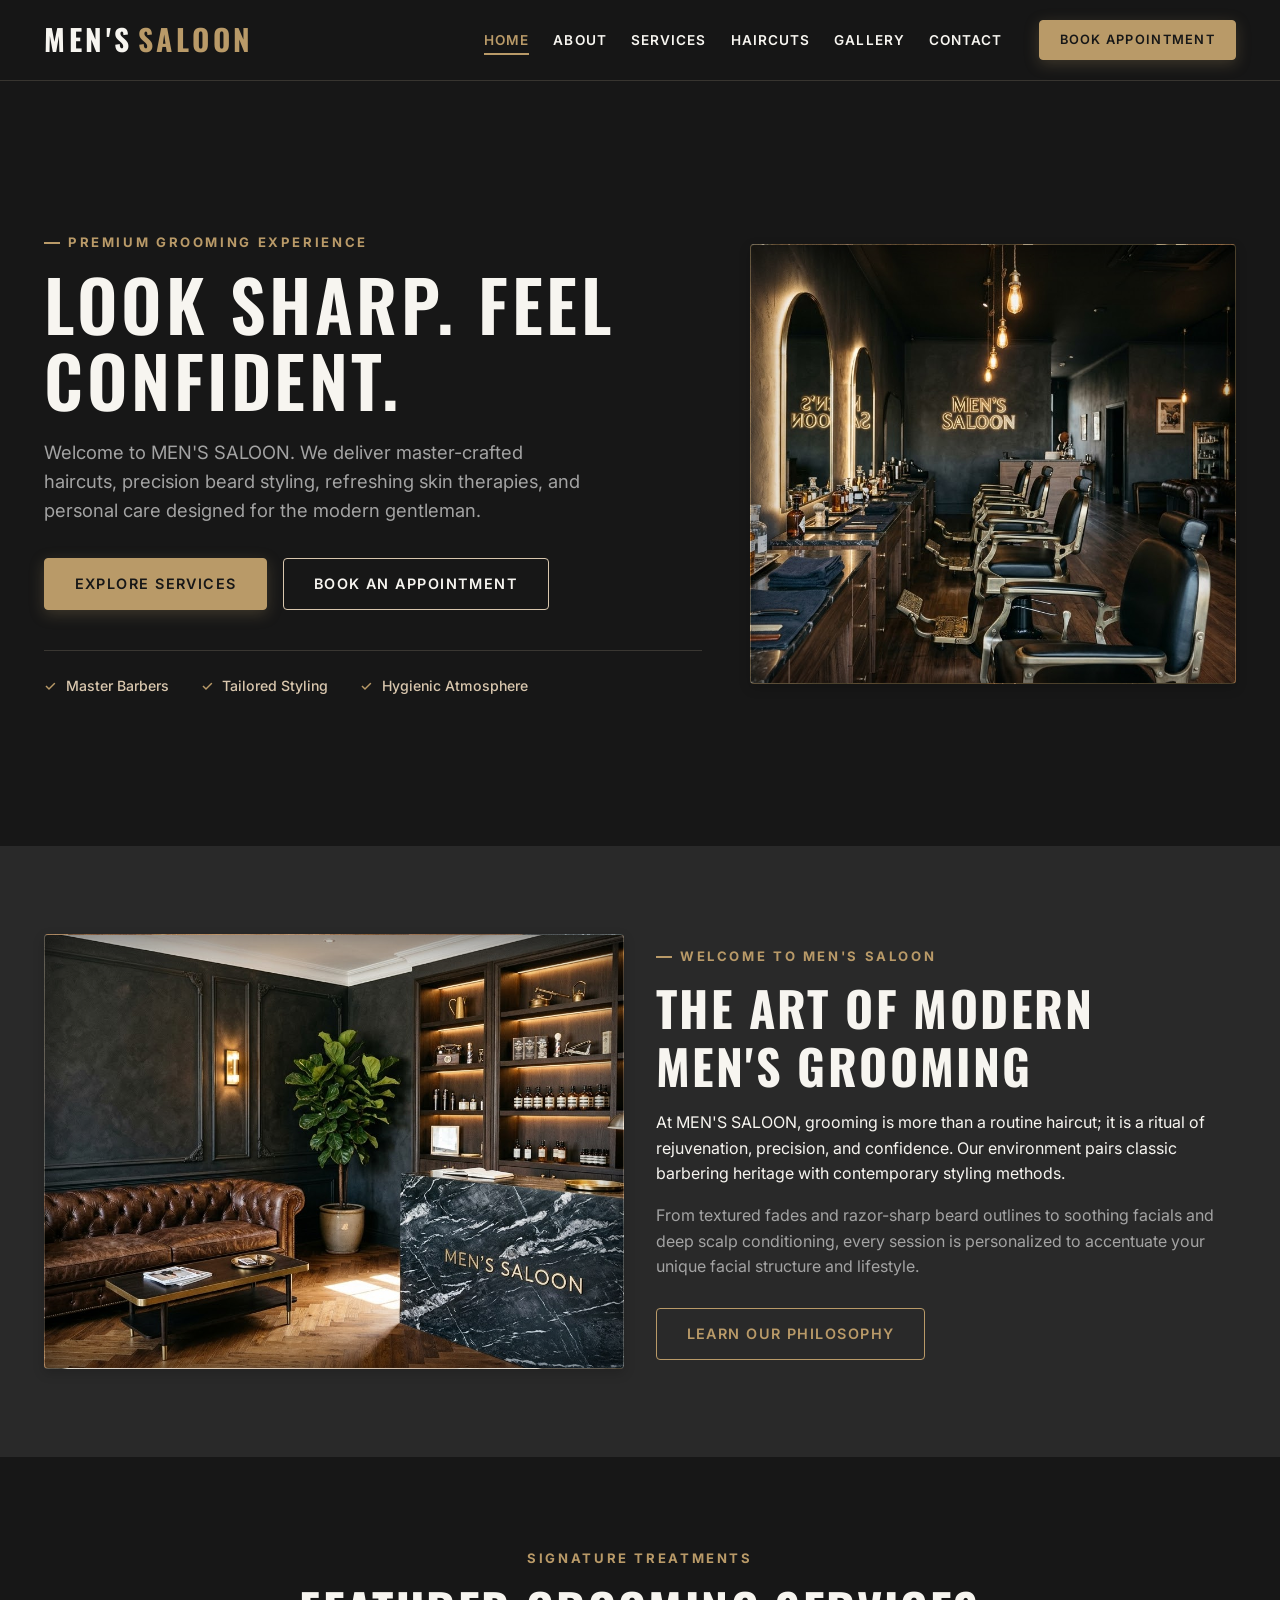
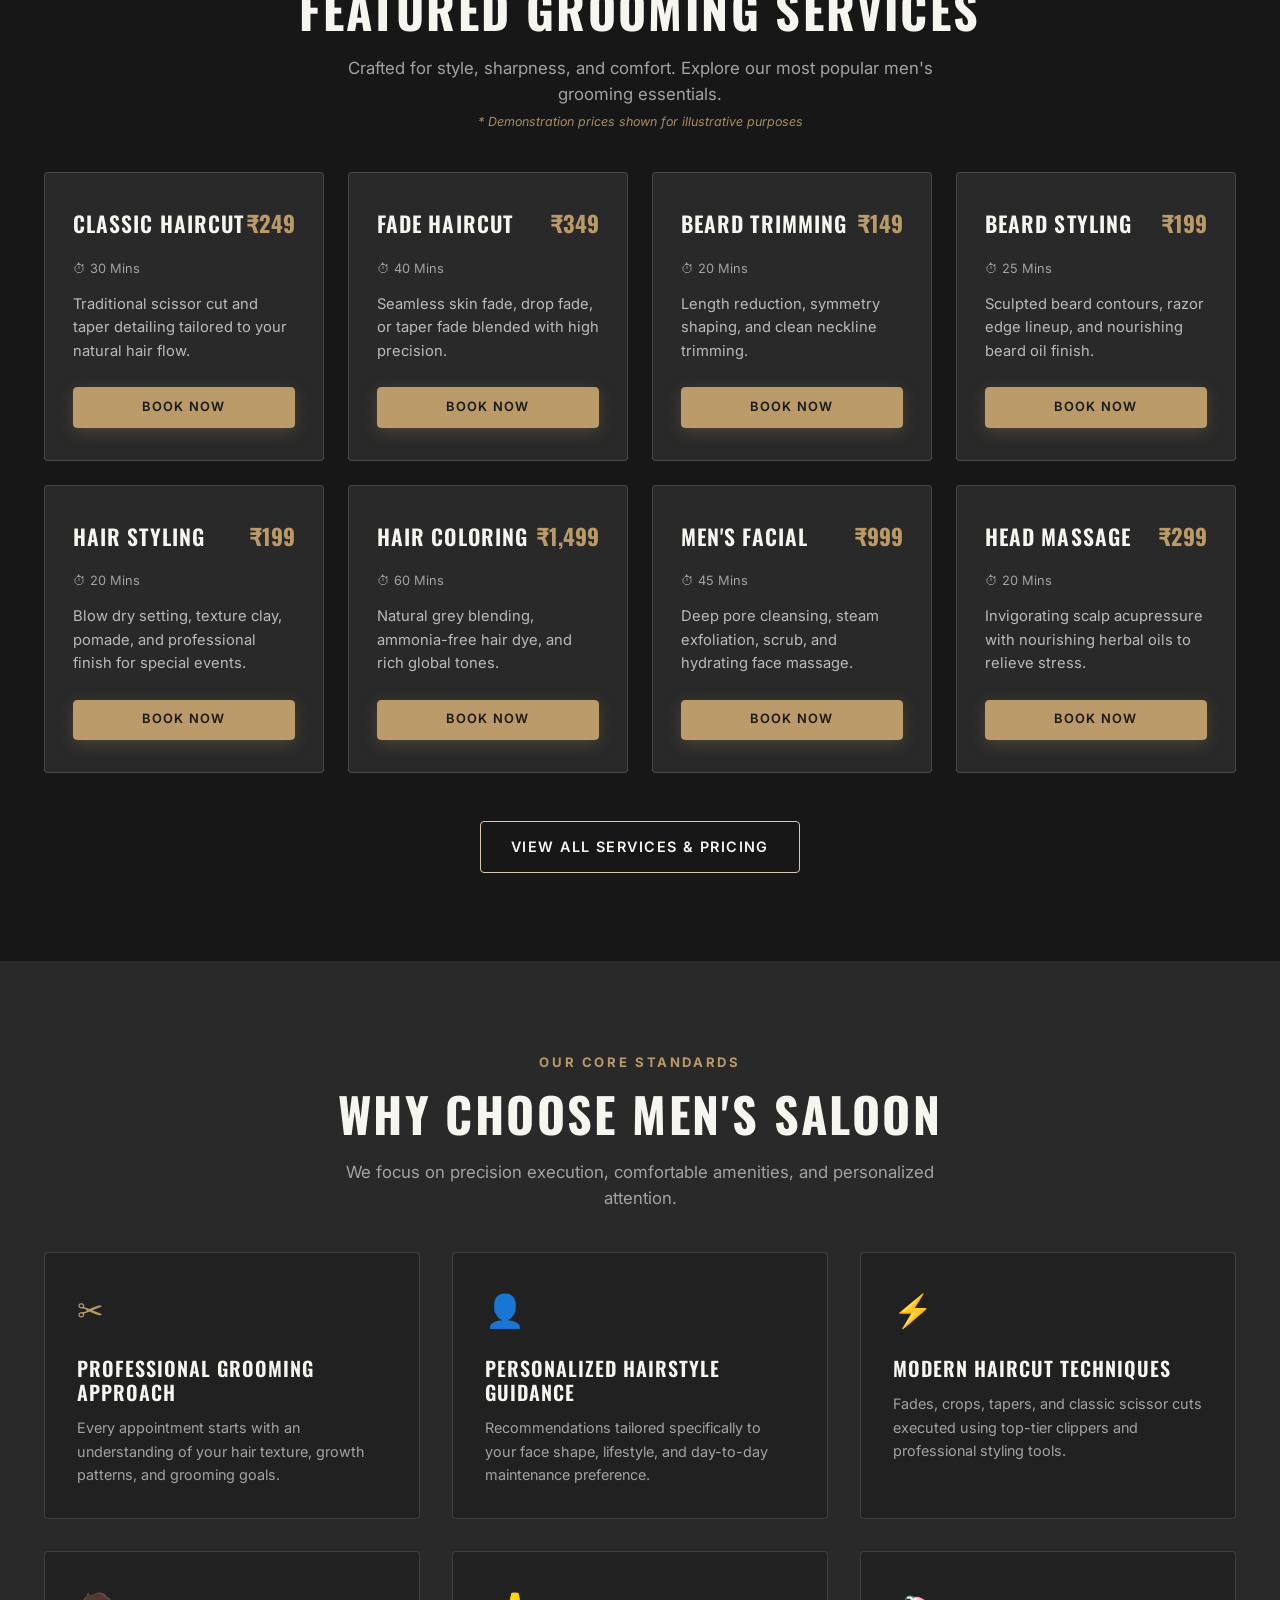
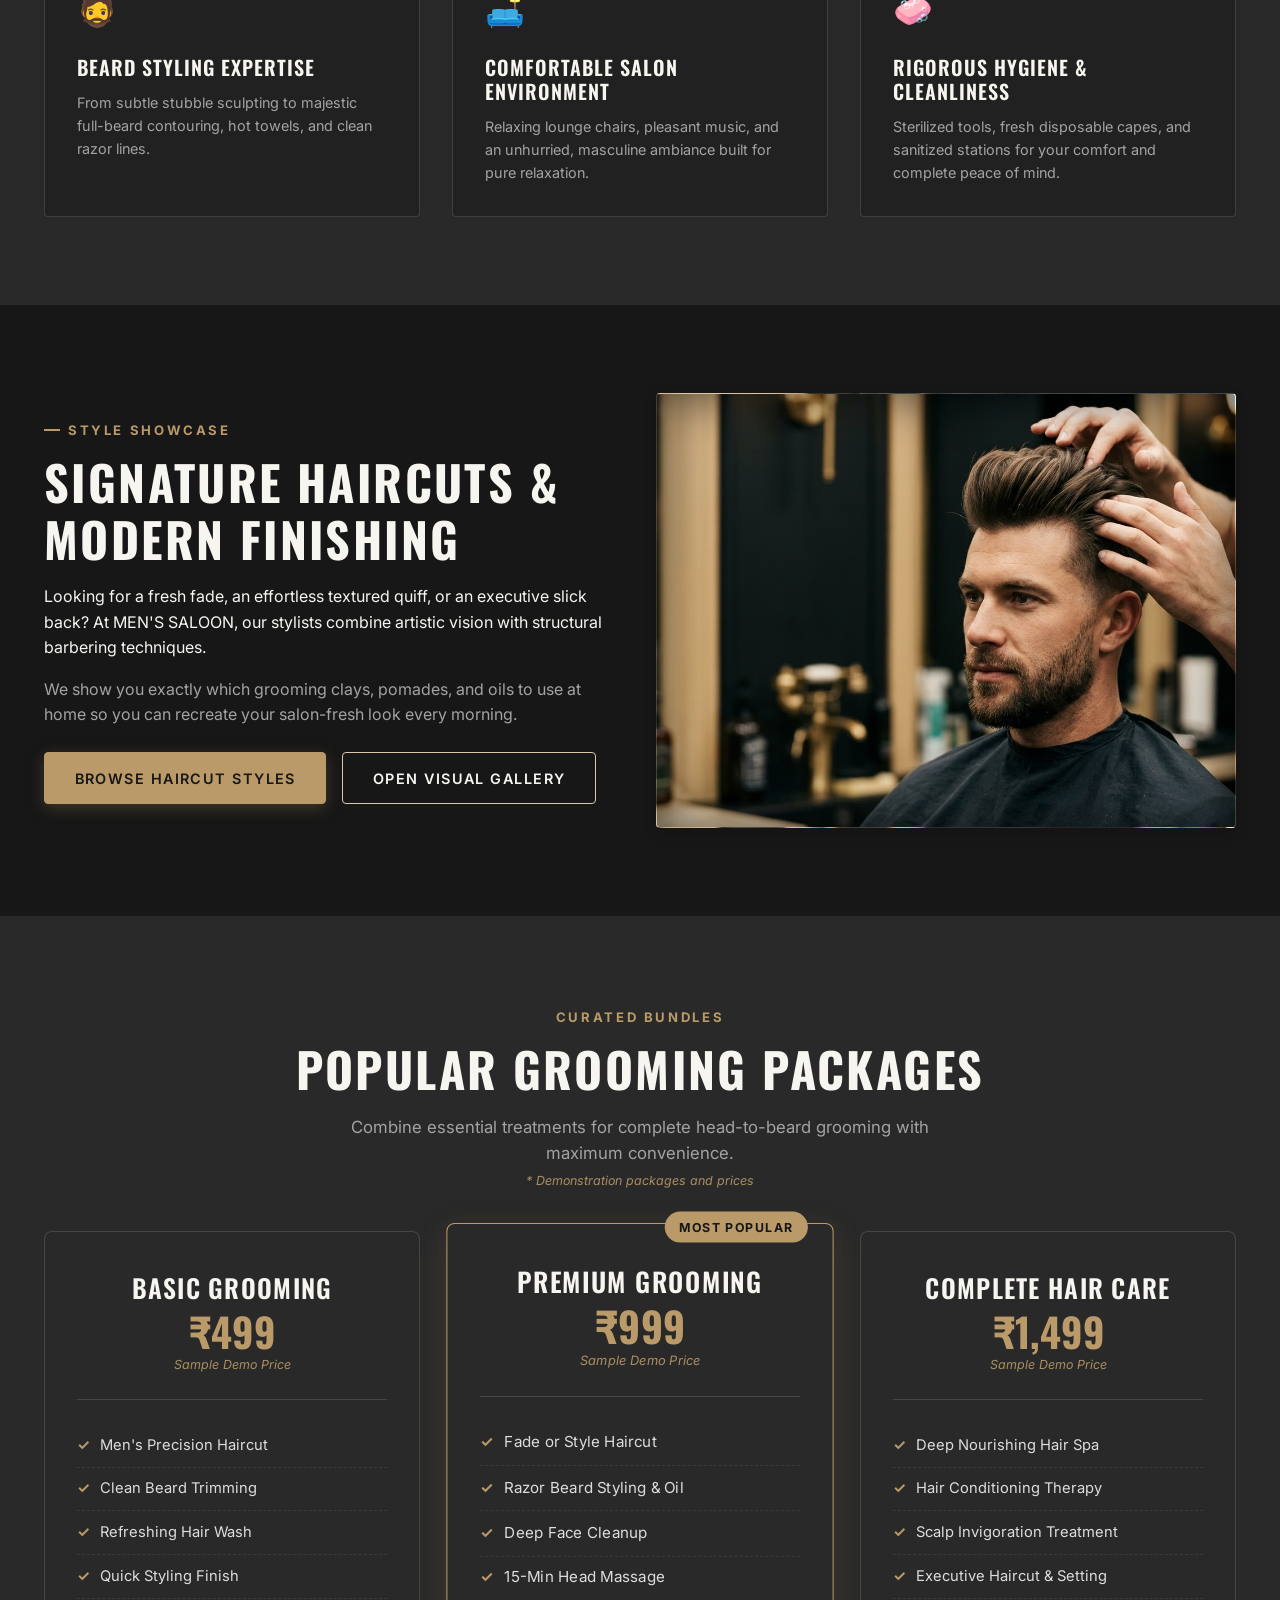
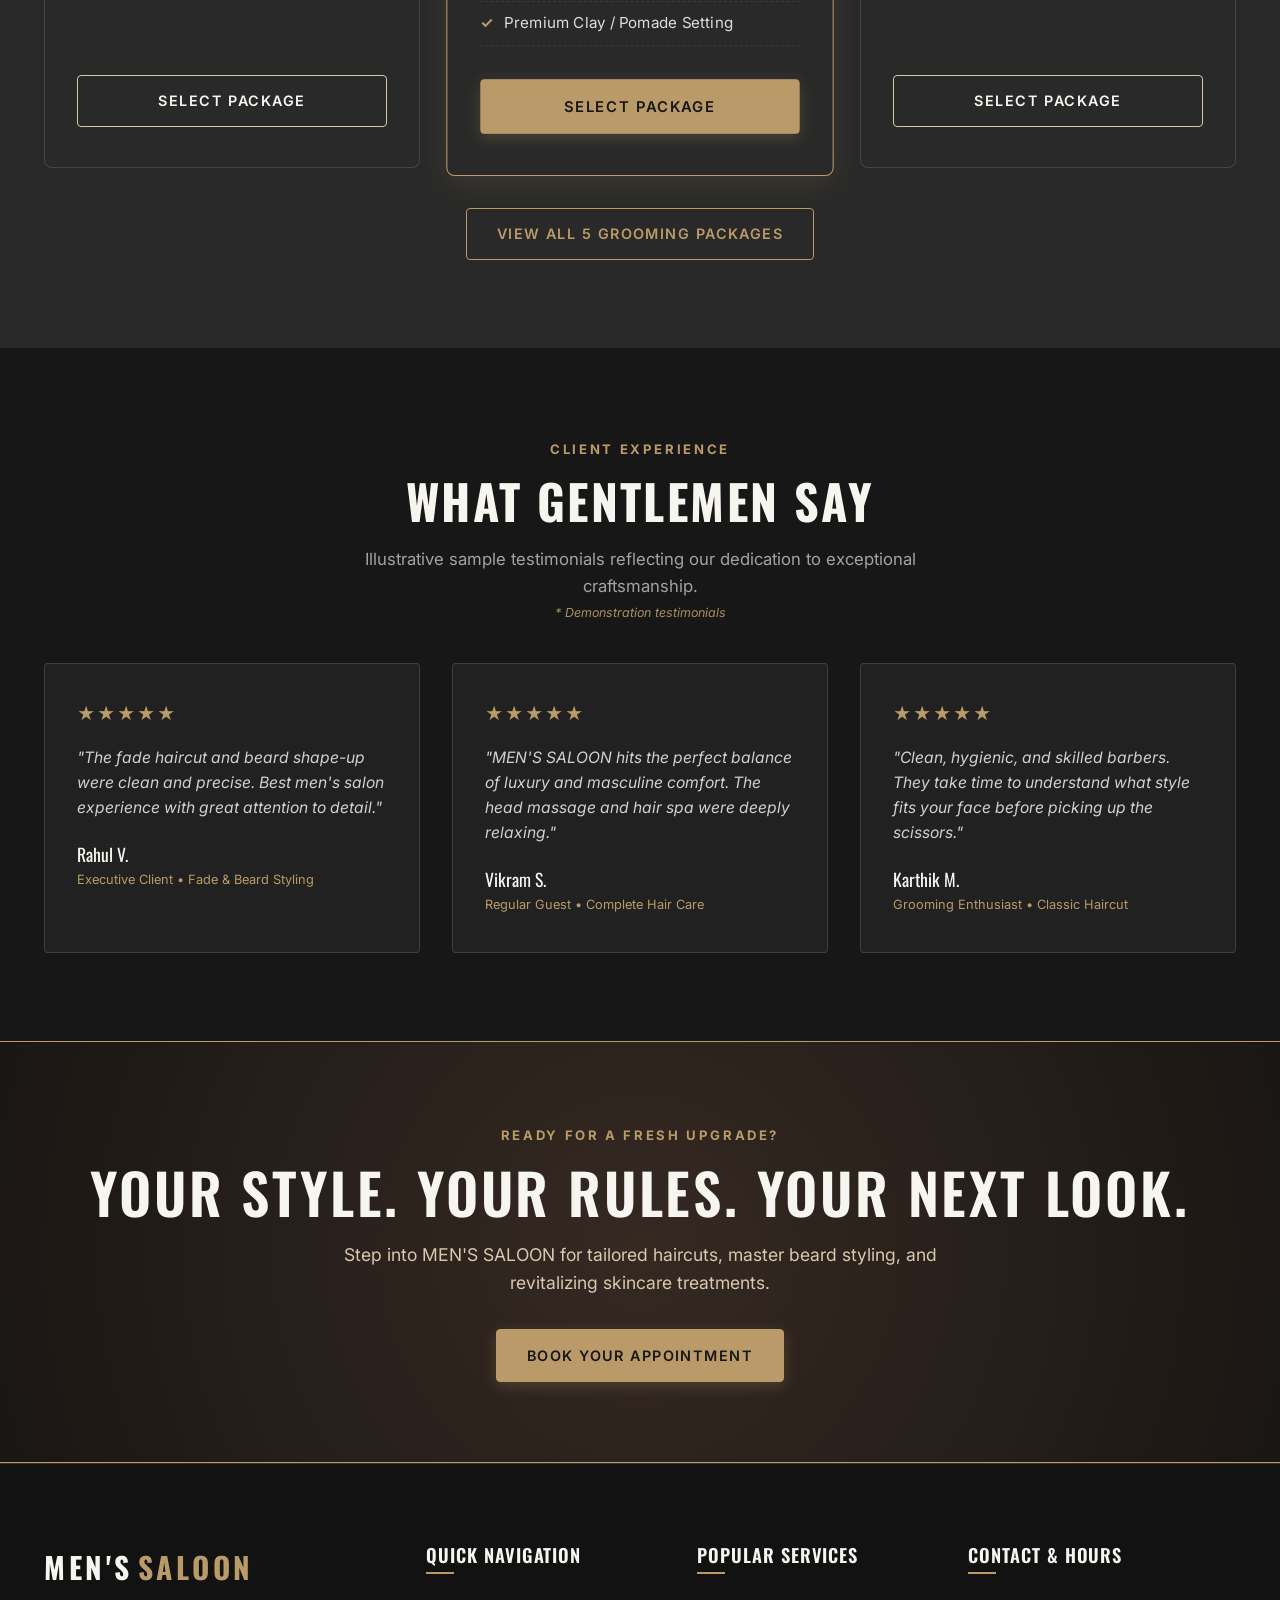
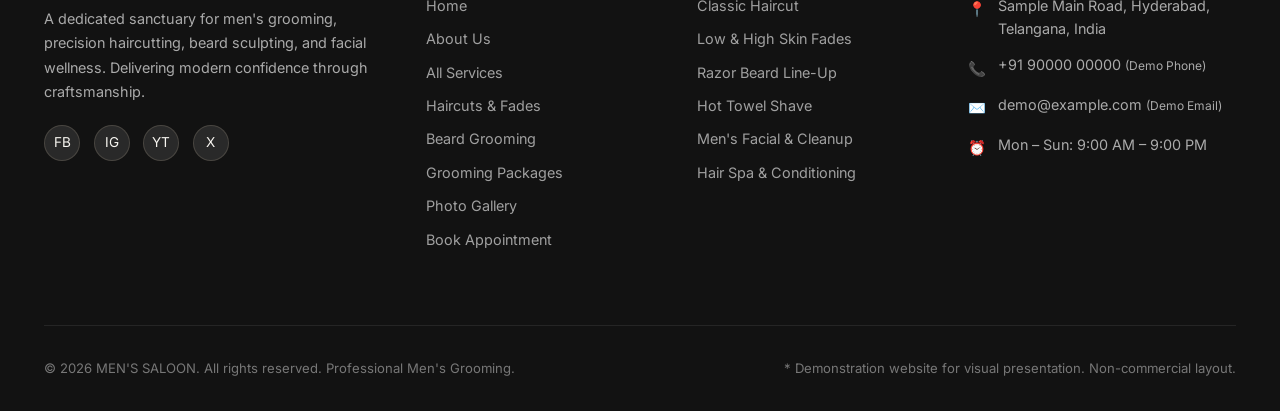
<file: index.html>
<!DOCTYPE html>
<html lang="en">

<head>
  <meta charset="UTF-8">
  <meta name="viewport" content="width=device-width, initial-scale=1.0">
  <title>MEN'S SALOON | Modern Men's Grooming, Haircuts & Beard Styling</title>
  <meta name="description"
    content="Experience premium men's grooming at MEN'S SALOON. Professional haircuts, modern fades, sharp beard styling, skincare, and personal care.">
  <link rel="stylesheet" href="css/style.css">
  <link rel="preconnect" href="https://fonts.googleapis.com">
  <link rel="preconnect" href="https://fonts.gstatic.com" crossorigin>
  <link
    href="https://fonts.googleapis.com/css2?family=Inter:wght@300;400;500;600;700&family=Oswald:wght@400;500;600;700&display=swap"
    rel="stylesheet">
</head>

<body>

  <!-- Site Header -->
  <header class="site-header" id="top">
    <div class="container">
      <div class="nav-wrapper">
        <a href="index.html" class="logo-text" aria-label="MEN'S SALOON Homepage">
          MEN'S <span>SALOON</span>
        </a>

        <button class="menu-toggle" aria-label="Toggle navigation menu" aria-expanded="false">
          <span></span>
          <span></span>
          <span></span>
        </button>

        <nav class="main-nav" aria-label="Main Navigation">
          <ul class="nav-links">
            <li><a href="index.html" class="nav-link">Home</a></li>
            <li><a href="about.html" class="nav-link">About</a></li>
            <li><a href="services.html" class="nav-link">Services</a></li>
            <li><a href="haircuts.html" class="nav-link">Haircuts</a></li>

            <li><a href="gallery.html" class="nav-link">Gallery</a></li>
            <li><a href="contact.html" class="nav-link">Contact</a></li>
          </ul>
          <div class="nav-cta">
            <a href="contact.html" class="btn btn-primary btn-sm">Book Appointment</a>
          </div>
        </nav>
      </div>
    </div>
  </header>

  <main id="main-content">
    <!-- Hero Section -->
    <section class="hero-section">
      <div class="container">
        <div class="hero-grid">
          <div class="hero-content reveal-on-scroll">
            <span class="section-tag">Premium Grooming Experience</span>
            <h1>Look Sharp. Feel Confident.</h1>
            <p class="hero-lead">
              Welcome to MEN'S SALOON. We deliver master-crafted haircuts, precision beard styling, refreshing skin
              therapies, and personal care designed for the modern gentleman.
            </p>
            <div class="hero-actions">
              <a href="services.html" class="btn btn-primary">Explore Services</a>
              <a href="contact.html" class="btn btn-secondary">Book an Appointment</a>
            </div>
            <div class="hero-features-list">
              <div class="hero-feat-item">
                <span class="icon">✓</span> Master Barbers
              </div>
              <div class="hero-feat-item">
                <span class="icon">✓</span> Tailored Styling
              </div>
              <div class="hero-feat-item">
                <span class="icon">✓</span> Hygienic Atmosphere
              </div>
            </div>
          </div>

          <div class="hero-media reveal-on-scroll">
            <!-- PLACEHOLDER: mens-salon-hero-placeholder -->
            <div class="image-placeholder mens-salon-hero-placeholder aspect-hero" role="img"
              aria-label="MEN'S SALOON Hero Image">
              <span>MEN'S SALOON HERO IMAGE</span>
              <small>Stylish modern men's barbershop interior with barber chairs and mirrors</small>
            </div>
          </div>
        </div>
      </div>
    </section>

    <!-- Welcome / Intro Section -->
    <section class="section-padding bg-charcoal">
      <div class="container">
        <div class="grid-2">
          <div class="reveal-on-scroll">
            <!-- PLACEHOLDER: barbershop-interior-placeholder -->
            <div class="image-placeholder barbershop-interior-placeholder aspect-4-3" role="img"
              aria-label="Barbershop Interior">
              <span>BARBERSHOP INTERIOR</span>
              <small>Elegant men's salon reception and interior</small>
            </div>
          </div>

          <div class="reveal-on-scroll">
            <span class="section-tag">Welcome to MEN'S SALOON</span>
            <h2 class="section-title">The Art of Modern Men's Grooming</h2>
            <p>
              At MEN'S SALOON, grooming is more than a routine haircut; it is a ritual of rejuvenation, precision, and
              confidence. Our environment pairs classic barbering heritage with contemporary styling methods.
            </p>
            <p style="color: var(--color-text-muted);">
              From textured fades and razor-sharp beard outlines to soothing facials and deep scalp conditioning, every
              session is personalized to accentuate your unique facial structure and lifestyle.
            </p>
            <div style="margin-top: 1.75rem;">
              <a href="about.html" class="btn btn-outline-gold">Learn Our Philosophy</a>
            </div>
          </div>
        </div>
      </div>
    </section>

    <!-- Featured Services Section -->
    <section class="section-padding bg-black">
      <div class="container">
        <div class="text-center reveal-on-scroll">
          <span class="section-tag no-dash">Signature Treatments</span>
          <h2 class="section-title">Featured Grooming Services</h2>
          <p class="section-subtitle">
            Crafted for style, sharpness, and comfort. Explore our most popular men's grooming essentials.
            <span class="demo-disclaimer">* Demonstration prices shown for illustrative purposes</span>
          </p>
        </div>

        <div class="grid-4 reveal-on-scroll">
          <!-- Card 1 -->
          <div class="service-card">
            <div>
              <div class="service-card-header">
                <h3 class="service-card-title">Classic Haircut</h3>
                <span class="service-card-price">₹249</span>
              </div>
              <span class="service-card-duration">⏱ 30 Mins</span>
              <p class="service-card-desc">Traditional scissor cut and taper detailing tailored to your natural hair
                flow.</p>
            </div>
            <a href="contact.html?cat=haircuts&service=Classic%20Haircut" class="btn btn-primary btn-sm">Book Now</a>
          </div>

          <!-- Card 2 -->
          <div class="service-card">
            <div>
              <div class="service-card-header">
                <h3 class="service-card-title">Fade Haircut</h3>
                <span class="service-card-price">₹349</span>
              </div>
              <span class="service-card-duration">⏱ 40 Mins</span>
              <p class="service-card-desc">Seamless skin fade, drop fade, or taper fade blended with high precision.</p>
            </div>
            <a href="contact.html?cat=haircuts&service=Fade%20Haircut" class="btn btn-primary btn-sm">Book Now</a>
          </div>

          <!-- Card 3 -->
          <div class="service-card">
            <div>
              <div class="service-card-header">
                <h3 class="service-card-title">Beard Trimming</h3>
                <span class="service-card-price">₹149</span>
              </div>
              <span class="service-card-duration">⏱ 20 Mins</span>
              <p class="service-card-desc">Length reduction, symmetry shaping, and clean neckline trimming.</p>
            </div>
            <a href="contact.html?cat=beard&service=Beard%20Trimming" class="btn btn-primary btn-sm">Book Now</a>
          </div>

          <!-- Card 4 -->
          <div class="service-card">
            <div>
              <div class="service-card-header">
                <h3 class="service-card-title">Beard Styling</h3>
                <span class="service-card-price">₹199</span>
              </div>
              <span class="service-card-duration">⏱ 25 Mins</span>
              <p class="service-card-desc">Sculpted beard contours, razor edge lineup, and nourishing beard oil finish.
              </p>
            </div>
            <a href="contact.html?cat=beard&service=Beard%20Styling" class="btn btn-primary btn-sm">Book Now</a>
          </div>

          <!-- Card 5 -->
          <div class="service-card">
            <div>
              <div class="service-card-header">
                <h3 class="service-card-title">Hair Styling</h3>
                <span class="service-card-price">₹199</span>
              </div>
              <span class="service-card-duration">⏱ 20 Mins</span>
              <p class="service-card-desc">Blow dry setting, texture clay, pomade, and professional finish for special
                events.</p>
            </div>
            <a href="contact.html?cat=haircuts&service=Pompadour" class="btn btn-primary btn-sm">Book Now</a>
          </div>

          <!-- Card 6 -->
          <div class="service-card">
            <div>
              <div class="service-card-header">
                <h3 class="service-card-title">Hair Coloring</h3>
                <span class="service-card-price">₹1,499</span>
              </div>
              <span class="service-card-duration">⏱ 60 Mins</span>
              <p class="service-card-desc">Natural grey blending, ammonia-free hair dye, and rich global tones.</p>
            </div>
            <a href="contact.html?cat=color&service=Global%20Hair%20Color" class="btn btn-primary btn-sm">Book Now</a>
          </div>

          <!-- Card 7 -->
          <div class="service-card">
            <div>
              <div class="service-card-header">
                <h3 class="service-card-title">Men's Facial</h3>
                <span class="service-card-price">₹999</span>
              </div>
              <span class="service-card-duration">⏱ 45 Mins</span>
              <p class="service-card-desc">Deep pore cleansing, steam exfoliation, scrub, and hydrating face massage.
              </p>
            </div>
            <a href="contact.html?cat=facial&service=Men%27s%20Facial" class="btn btn-primary btn-sm">Book Now</a>
          </div>

          <!-- Card 8 -->
          <div class="service-card">
            <div>
              <div class="service-card-header">
                <h3 class="service-card-title">Head Massage</h3>
                <span class="service-card-price">₹299</span>
              </div>
              <span class="service-card-duration">⏱ 20 Mins</span>
              <p class="service-card-desc">Invigorating scalp acupressure with nourishing herbal oils to relieve stress.
              </p>
            </div>
            <a href="contact.html?cat=facial&service=Head%20Massage" class="btn btn-primary btn-sm">Book Now</a>
          </div>
        </div>

        <div class="text-center" style="margin-top: 3rem;">
          <a href="services.html" class="btn btn-secondary">View All Services & Pricing</a>
        </div>
      </div>
    </section>

    <!-- Why Choose MEN'S SALOON -->
    <section class="section-padding bg-charcoal">
      <div class="container">
        <div class="text-center reveal-on-scroll">
          <span class="section-tag no-dash">Our Core Standards</span>
          <h2 class="section-title">Why Choose MEN'S SALOON</h2>
          <p class="section-subtitle">
            We focus on precision execution, comfortable amenities, and personalized attention.
          </p>
        </div>

        <div class="grid-3 reveal-on-scroll">
          <div class="feature-box">
            <span class="feature-box-icon">✂</span>
            <h3 class="feature-box-title">Professional Grooming Approach</h3>
            <p class="feature-box-text">Every appointment starts with an understanding of your hair texture, growth
              patterns, and grooming goals.</p>
          </div>

          <div class="feature-box">
            <span class="feature-box-icon">👤</span>
            <h3 class="feature-box-title">Personalized Hairstyle Guidance</h3>
            <p class="feature-box-text">Recommendations tailored specifically to your face shape, lifestyle, and
              day-to-day maintenance preference.</p>
          </div>

          <div class="feature-box">
            <span class="feature-box-icon">⚡</span>
            <h3 class="feature-box-title">Modern Haircut Techniques</h3>
            <p class="feature-box-text">Fades, crops, tapers, and classic scissor cuts executed using top-tier clippers
              and professional styling tools.</p>
          </div>

          <div class="feature-box">
            <span class="feature-box-icon">🧔</span>
            <h3 class="feature-box-title">Beard Styling Expertise</h3>
            <p class="feature-box-text">From subtle stubble sculpting to majestic full-beard contouring, hot towels, and
              clean razor lines.</p>
          </div>

          <div class="feature-box">
            <span class="feature-box-icon">🛋️</span>
            <h3 class="feature-box-title">Comfortable Salon Environment</h3>
            <p class="feature-box-text">Relaxing lounge chairs, pleasant music, and an unhurried, masculine ambiance
              built for pure relaxation.</p>
          </div>

          <div class="feature-box">
            <span class="feature-box-icon">🧼</span>
            <h3 class="feature-box-title">Rigorous Hygiene & Cleanliness</h3>
            <p class="feature-box-text">Sterilized tools, fresh disposable capes, and sanitized stations for your
              comfort and complete peace of mind.</p>
          </div>
        </div>
      </div>
    </section>

    <!-- Style Showcase Section -->
    <section class="section-padding bg-black">
      <div class="container">
        <div class="grid-2">
          <div class="reveal-on-scroll">
            <span class="section-tag">Style Showcase</span>
            <h2 class="section-title">Signature Haircuts & Modern Finishing</h2>
            <p>
              Looking for a fresh fade, an effortless textured quiff, or an executive slick back? At MEN'S SALOON, our
              stylists combine artistic vision with structural barbering techniques.
            </p>
            <p style="color: var(--color-text-muted);">
              We show you exactly which grooming clays, pomades, and oils to use at home so you can recreate your
              salon-fresh look every morning.
            </p>
            <div style="margin-top: 1.5rem; display: flex; gap: 1rem; flex-wrap: wrap;">
              <a href="haircuts.html" class="btn btn-primary">Browse Haircut Styles</a>
              <a href="gallery.html" class="btn btn-secondary">Open Visual Gallery</a>
            </div>
          </div>

          <div class="reveal-on-scroll">
            <!-- PLACEHOLDER: hair-styling-placeholder -->
            <div class="image-placeholder hair-styling-placeholder aspect-4-3" role="img"
              aria-label="Modern Hair Styling Showcase">
              <span>HAIR STYLING SHOWCASE</span>
              <small>Modern men's hairstyle with professional finishing</small>
            </div>
          </div>
        </div>
      </div>
    </section>

    <!-- Popular Grooming Packages -->
    <section class="section-padding bg-charcoal">
      <div class="container">
        <div class="text-center reveal-on-scroll">
          <span class="section-tag no-dash">Curated Bundles</span>
          <h2 class="section-title">Popular Grooming Packages</h2>
          <p class="section-subtitle">
            Combine essential treatments for complete head-to-beard grooming with maximum convenience.
            <span class="demo-disclaimer">* Demonstration packages and prices</span>
          </p>
        </div>

        <div class="grid-3 reveal-on-scroll">
          <!-- Package 1 -->
          <div class="package-card">
            <div class="package-header">
              <h3 class="package-title">Basic Grooming</h3>
              <div class="package-price">₹499</div>
              <span class="demo-disclaimer">Sample Demo Price</span>
            </div>
            <ul class="package-features">
              <li><span class="check">✓</span> Men's Precision Haircut</li>
              <li><span class="check">✓</span> Clean Beard Trimming</li>
              <li><span class="check">✓</span> Refreshing Hair Wash</li>
              <li><span class="check">✓</span> Quick Styling Finish</li>
            </ul>
            <a href="contact.html?cat=packages&service=Basic%20Grooming%20Package" class="btn btn-secondary">Select
              Package</a>
          </div>

          <!-- Package 2: Featured -->
          <div class="package-card featured">
            <span class="package-badge">Most Popular</span>
            <div class="package-header">
              <h3 class="package-title">Premium Grooming</h3>
              <div class="package-price">₹999</div>
              <span class="demo-disclaimer">Sample Demo Price</span>
            </div>
            <ul class="package-features">
              <li><span class="check">✓</span> Fade or Style Haircut</li>
              <li><span class="check">✓</span> Razor Beard Styling & Oil</li>
              <li><span class="check">✓</span> Deep Face Cleanup</li>
              <li><span class="check">✓</span> 15-Min Head Massage</li>
              <li><span class="check">✓</span> Premium Clay / Pomade Setting</li>
            </ul>
            <a href="contact.html?cat=packages&service=Premium%20Grooming%20Package" class="btn btn-primary">Select
              Package</a>
          </div>

          <!-- Package 3 -->
          <div class="package-card">
            <div class="package-header">
              <h3 class="package-title">Complete Hair Care</h3>
              <div class="package-price">₹1,499</div>
              <span class="demo-disclaimer">Sample Demo Price</span>
            </div>
            <ul class="package-features">
              <li><span class="check">✓</span> Deep Nourishing Hair Spa</li>
              <li><span class="check">✓</span> Hair Conditioning Therapy</li>
              <li><span class="check">✓</span> Scalp Invigoration Treatment</li>
              <li><span class="check">✓</span> Executive Haircut & Setting</li>
            </ul>
            <a href="contact.html?cat=packages&service=Complete%20Hair%20Care%20Package"
              class="btn btn-secondary">Select Package</a>
          </div>
        </div>

        <div class="text-center" style="margin-top: 2.5rem;">
          <a href="packages.html" class="btn btn-outline-gold">View All 5 Grooming Packages</a>
        </div>
      </div>
    </section>

    <!-- Testimonials Section -->
    <section class="section-padding bg-black">
      <div class="container">
        <div class="text-center reveal-on-scroll">
          <span class="section-tag no-dash">Client Experience</span>
          <h2 class="section-title">What Gentlemen Say</h2>
          <p class="section-subtitle">
            Illustrative sample testimonials reflecting our dedication to exceptional craftsmanship.
            <span class="demo-disclaimer">* Demonstration testimonials</span>
          </p>
        </div>

        <div class="grid-3 reveal-on-scroll">
          <div class="testimonial-card">
            <div class="testimonial-stars">★★★★★</div>
            <p class="testimonial-text">
              "The fade haircut and beard shape-up were clean and precise. Best men's salon experience with great
              attention to detail."
            </p>
            <div class="testimonial-author">Rahul V.</div>
            <div class="testimonial-meta">Executive Client • Fade & Beard Styling</div>
          </div>

          <div class="testimonial-card">
            <div class="testimonial-stars">★★★★★</div>
            <p class="testimonial-text">
              "MEN'S SALOON hits the perfect balance of luxury and masculine comfort. The head massage and hair spa were
              deeply relaxing."
            </p>
            <div class="testimonial-author">Vikram S.</div>
            <div class="testimonial-meta">Regular Guest • Complete Hair Care</div>
          </div>

          <div class="testimonial-card">
            <div class="testimonial-stars">★★★★★</div>
            <p class="testimonial-text">
              "Clean, hygienic, and skilled barbers. They take time to understand what style fits your face before
              picking up the scissors."
            </p>
            <div class="testimonial-author">Karthik M.</div>
            <div class="testimonial-meta">Grooming Enthusiast • Classic Haircut</div>
          </div>
        </div>
      </div>
    </section>

    <!-- Call to Action Banner -->
    <section class="cta-banner">
      <div class="container">
        <div class="reveal-on-scroll">
          <span class="section-tag no-dash">Ready For A Fresh Upgrade?</span>
          <h2>Your Style. Your Rules. Your Next Look.</h2>
          <p>
            Step into MEN'S SALOON for tailored haircuts, master beard styling, and revitalizing skincare treatments.
          </p>
          <a href="contact.html" class="btn btn-primary">Book Your Appointment</a>
        </div>
      </div>
    </section>
  </main>

  <!-- Site Footer -->
  <footer class="site-footer">
    <div class="container">
      <div class="footer-grid">
        <!-- Col 1: Brand -->
        <div class="footer-col">
          <div class="logo-text" style="margin-bottom: 1rem;">
            MEN'S <span>SALOON</span>
          </div>
          <p>
            A dedicated sanctuary for men's grooming, precision haircutting, beard sculpting, and facial wellness.
            Delivering modern confidence through craftsmanship.
          </p>
          <div class="social-links">
            <a href="contact.html" class="social-link" aria-label="Social Link Facebook">FB</a>
            <a href="contact.html" class="social-link" aria-label="Social Link Instagram">IG</a>
            <a href="contact.html" class="social-link" aria-label="Social Link YouTube">YT</a>
            <a href="contact.html" class="social-link" aria-label="Social Link Twitter">X</a>
          </div>
        </div>

        <!-- Col 2: Navigation -->
        <div class="footer-col">
          <h4>Quick Navigation</h4>
          <ul class="footer-links">
            <li><a href="index.html">Home</a></li>
            <li><a href="about.html">About Us</a></li>
            <li><a href="services.html">All Services</a></li>
            <li><a href="haircuts.html">Haircuts & Fades</a></li>
            <li><a href="beard-grooming.html">Beard Grooming</a></li>
            <li><a href="packages.html">Grooming Packages</a></li>
            <li><a href="gallery.html">Photo Gallery</a></li>
            <li><a href="contact.html">Book Appointment</a></li>
          </ul>
        </div>

        <!-- Col 3: Popular Services -->
        <div class="footer-col">
          <h4>Popular Services</h4>
          <ul class="footer-links">
            <li><a href="services.html">Classic Haircut</a></li>
            <li><a href="haircuts.html">Low & High Skin Fades</a></li>
            <li><a href="beard-grooming.html">Razor Beard Line-Up</a></li>
            <li><a href="beard-grooming.html">Hot Towel Shave</a></li>
            <li><a href="services.html">Men's Facial & Cleanup</a></li>
            <li><a href="services.html">Hair Spa & Conditioning</a></li>
          </ul>
        </div>

        <!-- Col 4: Contact Info -->
        <div class="footer-col">
          <h4>Contact & Hours</h4>
          <div class="footer-contact-item">
            <span class="icon">📍</span>
            <span>Sample Main Road, Hyderabad, Telangana, India</span>
          </div>
          <div class="footer-contact-item">
            <span class="icon">📞</span>
            <span>+91 90000 00000 <small>(Demo Phone)</small></span>
          </div>
          <div class="footer-contact-item">
            <span class="icon">✉️</span>
            <span>demo@example.com <small>(Demo Email)</small></span>
          </div>
          <div class="footer-contact-item">
            <span class="icon">⏰</span>
            <span>Mon – Sun: 9:00 AM – 9:00 PM</span>
          </div>
        </div>
      </div>

      <div class="footer-bottom">
        <div>
          &copy; 2026 MEN'S SALOON. All rights reserved. Professional Men's Grooming.
        </div>
        <div>
          * Demonstration website for visual presentation. Non-commercial layout.
        </div>
      </div>
    </div>
  </footer>

  <!-- Scroll To Top Button -->
  <button class="scroll-top-btn" aria-label="Scroll to top of page">↑</button>

  <script src="js/script.js"></script>
</body>

</html>
</file>
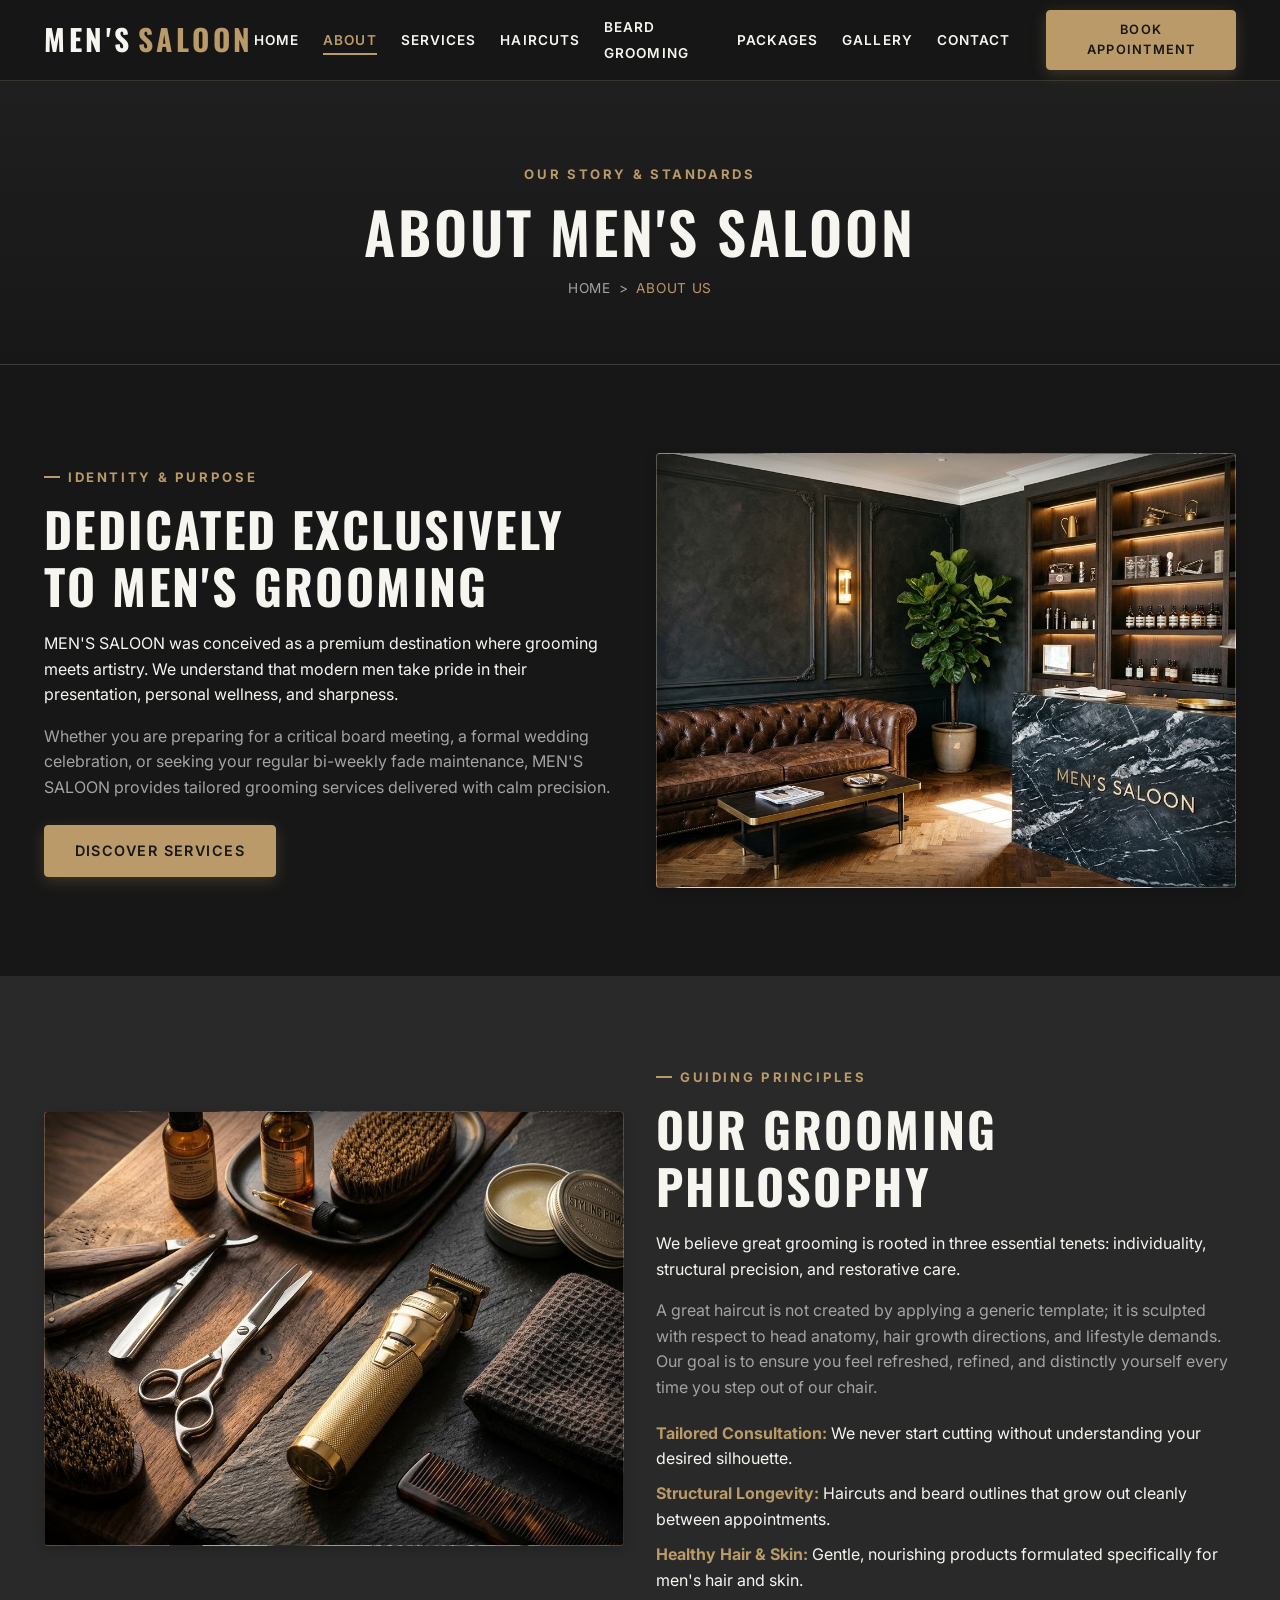
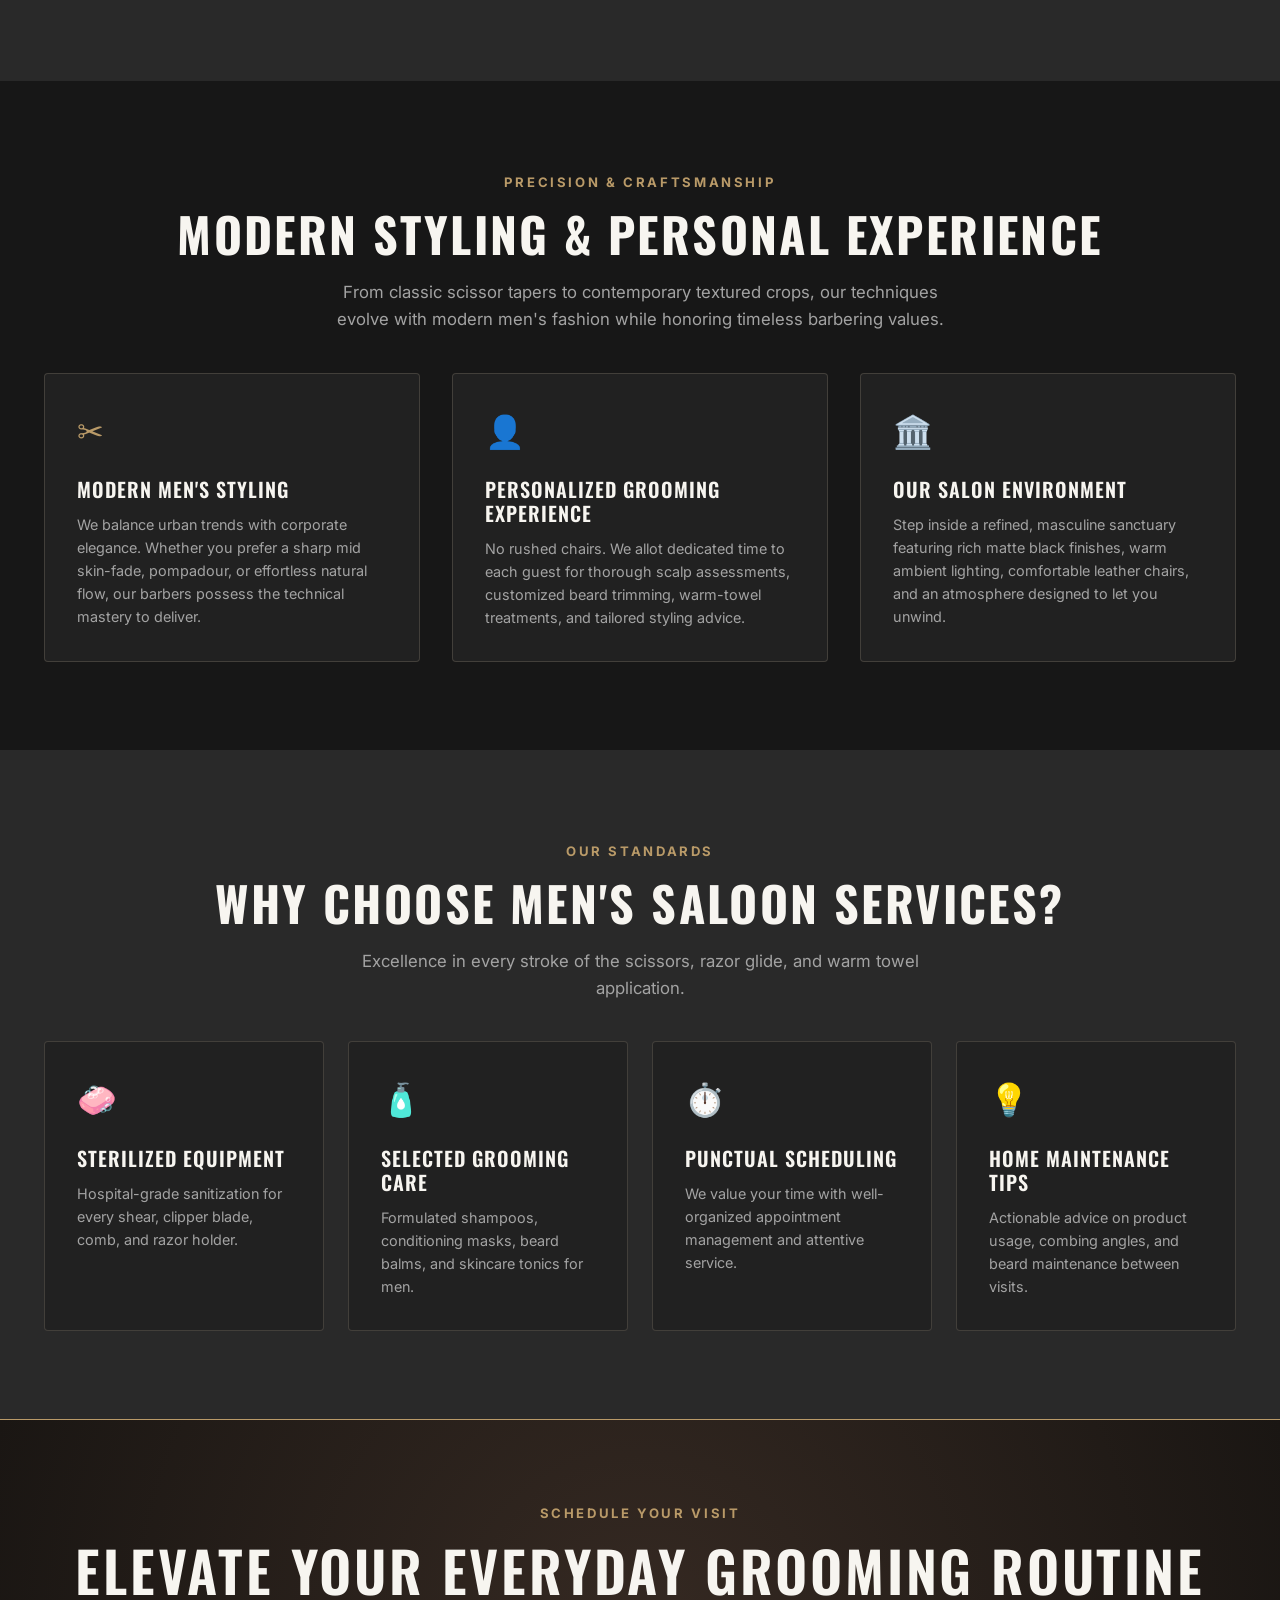
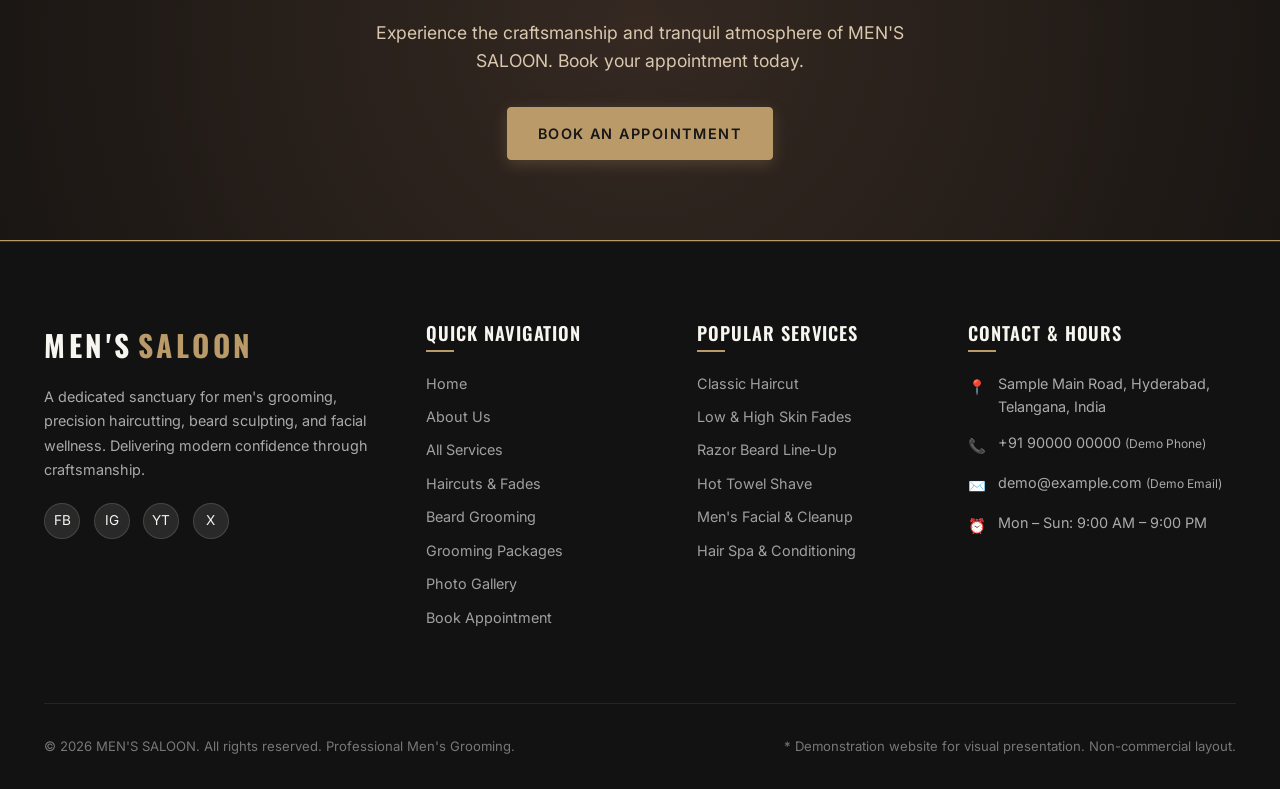
<file: about.html>
<!DOCTYPE html>
<html lang="en">
<head>
  <meta charset="UTF-8">
  <meta name="viewport" content="width=device-width, initial-scale=1.0">
  <title>About Us | MEN'S SALOON - Grooming Philosophy & Experience</title>
  <meta name="description" content="Discover MEN'S SALOON - our grooming philosophy, modern styling approach, personalized client experience, and welcoming barbershop environment.">
  <link rel="stylesheet" href="css/style.css">
  <link rel="preconnect" href="https://fonts.googleapis.com">
  <link rel="preconnect" href="https://fonts.gstatic.com" crossorigin>
  <link href="https://fonts.googleapis.com/css2?family=Inter:wght@300;400;500;600;700&family=Oswald:wght@400;500;600;700&display=swap" rel="stylesheet">
</head>
<body>

  <!-- Site Header -->
  <header class="site-header">
    <div class="container">
      <div class="nav-wrapper">
        <a href="index.html" class="logo-text" aria-label="MEN'S SALOON Homepage">
          MEN'S <span>SALOON</span>
        </a>

        <button class="menu-toggle" aria-label="Toggle navigation menu" aria-expanded="false">
          <span></span>
          <span></span>
          <span></span>
        </button>

        <nav class="main-nav" aria-label="Main Navigation">
          <ul class="nav-links">
            <li><a href="index.html" class="nav-link">Home</a></li>
            <li><a href="about.html" class="nav-link">About</a></li>
            <li><a href="services.html" class="nav-link">Services</a></li>
            <li><a href="haircuts.html" class="nav-link">Haircuts</a></li>
            <li><a href="beard-grooming.html" class="nav-link">Beard Grooming</a></li>
            <li><a href="packages.html" class="nav-link">Packages</a></li>
            <li><a href="gallery.html" class="nav-link">Gallery</a></li>
            <li><a href="contact.html" class="nav-link">Contact</a></li>
          </ul>
          <div class="nav-cta">
            <a href="contact.html" class="btn btn-primary btn-sm">Book Appointment</a>
          </div>
        </nav>
      </div>
    </div>
  </header>

  <main id="main-content">
    <!-- Banner -->
    <section class="page-banner">
      <div class="container">
        <span class="section-tag no-dash">Our Story & Standards</span>
        <h1>About MEN'S SALOON</h1>
        <div class="breadcrumb">
          <a href="index.html">Home</a> &gt; <span>About Us</span>
        </div>
      </div>
    </section>

    <!-- Section 1: About MEN'S SALOON -->
    <section class="section-padding bg-black">
      <div class="container">
        <div class="grid-2">
          <div class="reveal-on-scroll">
            <span class="section-tag">Identity & Purpose</span>
            <h2 class="section-title">Dedicated Exclusively to Men's Grooming</h2>
            <p>
              MEN'S SALOON was conceived as a premium destination where grooming meets artistry. We understand that modern men take pride in their presentation, personal wellness, and sharpness.
            </p>
            <p style="color: var(--color-text-muted);">
              Whether you are preparing for a critical board meeting, a formal wedding celebration, or seeking your regular bi-weekly fade maintenance, MEN'S SALOON provides tailored grooming services delivered with calm precision.
            </p>
            <div style="margin-top: 1.5rem;">
              <a href="services.html" class="btn btn-primary">Discover Services</a>
            </div>
          </div>

          <div class="reveal-on-scroll">
            <!-- PLACEHOLDER: barbershop-interior-placeholder -->
            <div class="image-placeholder barbershop-interior-placeholder aspect-4-3" role="img" aria-label="Salon Interior">
              <span>BARBERSHOP INTERIOR</span>
              <small>Elegant men's salon reception and interior</small>
            </div>
          </div>
        </div>
      </div>
    </section>

    <!-- Section 2: Our Grooming Philosophy -->
    <section class="section-padding bg-charcoal">
      <div class="container">
        <div class="grid-2">
          <div class="reveal-on-scroll">
            <!-- PLACEHOLDER: mens-grooming-placeholder -->
            <div class="image-placeholder mens-grooming-placeholder aspect-4-3" role="img" aria-label="Grooming Tools Setup">
              <span>MENS GROOMING SETUP</span>
              <small>Professional men's grooming and personal care setup</small>
            </div>
          </div>

          <div class="reveal-on-scroll">
            <span class="section-tag">Guiding Principles</span>
            <h2 class="section-title">Our Grooming Philosophy</h2>
            <p>
              We believe great grooming is rooted in three essential tenets: individuality, structural precision, and restorative care.
            </p>
            <p style="color: var(--color-text-muted);">
              A great haircut is not created by applying a generic template; it is sculpted with respect to head anatomy, hair growth directions, and lifestyle demands. Our goal is to ensure you feel refreshed, refined, and distinctly yourself every time you step out of our chair.
            </p>
            <ul style="margin-top: 1.25rem; display: flex; flex-direction: column; gap: 0.6rem;">
              <li><strong class="text-gold">Tailored Consultation:</strong> We never start cutting without understanding your desired silhouette.</li>
              <li><strong class="text-gold">Structural Longevity:</strong> Haircuts and beard outlines that grow out cleanly between appointments.</li>
              <li><strong class="text-gold">Healthy Hair & Skin:</strong> Gentle, nourishing products formulated specifically for men's hair and skin.</li>
            </ul>
          </div>
        </div>
      </div>
    </section>

    <!-- Section 3: Modern Men's Styling & Section 4: Personalized Grooming Experience -->
    <section class="section-padding bg-black">
      <div class="container">
        <div class="text-center reveal-on-scroll">
          <span class="section-tag no-dash">Precision & Craftsmanship</span>
          <h2 class="section-title">Modern Styling & Personal Experience</h2>
          <p class="section-subtitle">
            From classic scissor tapers to contemporary textured crops, our techniques evolve with modern men's fashion while honoring timeless barbering values.
          </p>
        </div>

        <div class="grid-3 reveal-on-scroll">
          <div class="feature-box">
            <span class="feature-box-icon">✂</span>
            <h3 class="feature-box-title">Modern Men's Styling</h3>
            <p class="feature-box-text">
              We balance urban trends with corporate elegance. Whether you prefer a sharp mid skin-fade, pompadour, or effortless natural flow, our barbers possess the technical mastery to deliver.
            </p>
          </div>

          <div class="feature-box">
            <span class="feature-box-icon">👤</span>
            <h3 class="feature-box-title">Personalized Grooming Experience</h3>
            <p class="feature-box-text">
              No rushed chairs. We allot dedicated time to each guest for thorough scalp assessments, customized beard trimming, warm-towel treatments, and tailored styling advice.
            </p>
          </div>

          <div class="feature-box">
            <span class="feature-box-icon">🏛️</span>
            <h3 class="feature-box-title">Our Salon Environment</h3>
            <p class="feature-box-text">
              Step inside a refined, masculine sanctuary featuring rich matte black finishes, warm ambient lighting, comfortable leather chairs, and an atmosphere designed to let you unwind.
            </p>
          </div>
        </div>
      </div>
    </section>

    <!-- Section 5: Why Choose Our Services? -->
    <section class="section-padding bg-charcoal">
      <div class="container">
        <div class="text-center reveal-on-scroll">
          <span class="section-tag no-dash">Our Standards</span>
          <h2 class="section-title">Why Choose MEN'S SALOON Services?</h2>
          <p class="section-subtitle">
            Excellence in every stroke of the scissors, razor glide, and warm towel application.
          </p>
        </div>

        <div class="grid-4 reveal-on-scroll">
          <div class="feature-box">
            <span class="feature-box-icon">🧼</span>
            <h3 class="feature-box-title">Sterilized Equipment</h3>
            <p class="feature-box-text">Hospital-grade sanitization for every shear, clipper blade, comb, and razor holder.</p>
          </div>
          <div class="feature-box">
            <span class="feature-box-icon">🧴</span>
            <h3 class="feature-box-title">Selected Grooming Care</h3>
            <p class="feature-box-text">Formulated shampoos, conditioning masks, beard balms, and skincare tonics for men.</p>
          </div>
          <div class="feature-box">
            <span class="feature-box-icon">⏱️</span>
            <h3 class="feature-box-title">Punctual Scheduling</h3>
            <p class="feature-box-text">We value your time with well-organized appointment management and attentive service.</p>
          </div>
          <div class="feature-box">
            <span class="feature-box-icon">💡</span>
            <h3 class="feature-box-title">Home Maintenance Tips</h3>
            <p class="feature-box-text">Actionable advice on product usage, combing angles, and beard maintenance between visits.</p>
          </div>
        </div>
      </div>
    </section>

    <!-- Call to Action Section -->
    <section class="cta-banner">
      <div class="container">
        <div class="reveal-on-scroll">
          <span class="section-tag no-dash">Schedule Your Visit</span>
          <h2>Elevate Your Everyday Grooming Routine</h2>
          <p>
            Experience the craftsmanship and tranquil atmosphere of MEN'S SALOON. Book your appointment today.
          </p>
          <a href="contact.html" class="btn btn-primary">Book an Appointment</a>
        </div>
      </div>
    </section>
  </main>

  <!-- Site Footer -->
  <footer class="site-footer">
    <div class="container">
      <div class="footer-grid">
        <div class="footer-col">
          <div class="logo-text" style="margin-bottom: 1rem;">
            MEN'S <span>SALOON</span>
          </div>
          <p>
            A dedicated sanctuary for men's grooming, precision haircutting, beard sculpting, and facial wellness. Delivering modern confidence through craftsmanship.
          </p>
          <div class="social-links">
            <a href="contact.html" class="social-link" aria-label="Social Link Facebook">FB</a>
            <a href="contact.html" class="social-link" aria-label="Social Link Instagram">IG</a>
            <a href="contact.html" class="social-link" aria-label="Social Link YouTube">YT</a>
            <a href="contact.html" class="social-link" aria-label="Social Link Twitter">X</a>
          </div>
        </div>

        <div class="footer-col">
          <h4>Quick Navigation</h4>
          <ul class="footer-links">
            <li><a href="index.html">Home</a></li>
            <li><a href="about.html">About Us</a></li>
            <li><a href="services.html">All Services</a></li>
            <li><a href="haircuts.html">Haircuts & Fades</a></li>
            <li><a href="beard-grooming.html">Beard Grooming</a></li>
            <li><a href="packages.html">Grooming Packages</a></li>
            <li><a href="gallery.html">Photo Gallery</a></li>
            <li><a href="contact.html">Book Appointment</a></li>
          </ul>
        </div>

        <div class="footer-col">
          <h4>Popular Services</h4>
          <ul class="footer-links">
            <li><a href="services.html">Classic Haircut</a></li>
            <li><a href="haircuts.html">Low & High Skin Fades</a></li>
            <li><a href="beard-grooming.html">Razor Beard Line-Up</a></li>
            <li><a href="beard-grooming.html">Hot Towel Shave</a></li>
            <li><a href="services.html">Men's Facial & Cleanup</a></li>
            <li><a href="services.html">Hair Spa & Conditioning</a></li>
          </ul>
        </div>

        <div class="footer-col">
          <h4>Contact & Hours</h4>
          <div class="footer-contact-item">
            <span class="icon">📍</span>
            <span>Sample Main Road, Hyderabad, Telangana, India</span>
          </div>
          <div class="footer-contact-item">
            <span class="icon">📞</span>
            <span>+91 90000 00000 <small>(Demo Phone)</small></span>
          </div>
          <div class="footer-contact-item">
            <span class="icon">✉️</span>
            <span>demo@example.com <small>(Demo Email)</small></span>
          </div>
          <div class="footer-contact-item">
            <span class="icon">⏰</span>
            <span>Mon – Sun: 9:00 AM – 9:00 PM</span>
          </div>
        </div>
      </div>

      <div class="footer-bottom">
        <div>
          &copy; 2026 MEN'S SALOON. All rights reserved. Professional Men's Grooming.
        </div>
        <div>
          * Demonstration website for visual presentation. Non-commercial layout.
        </div>
      </div>
    </div>
  </footer>

  <button class="scroll-top-btn" aria-label="Scroll to top of page">↑</button>

  <script src="js/script.js"></script>
</body>
</html>
</file>
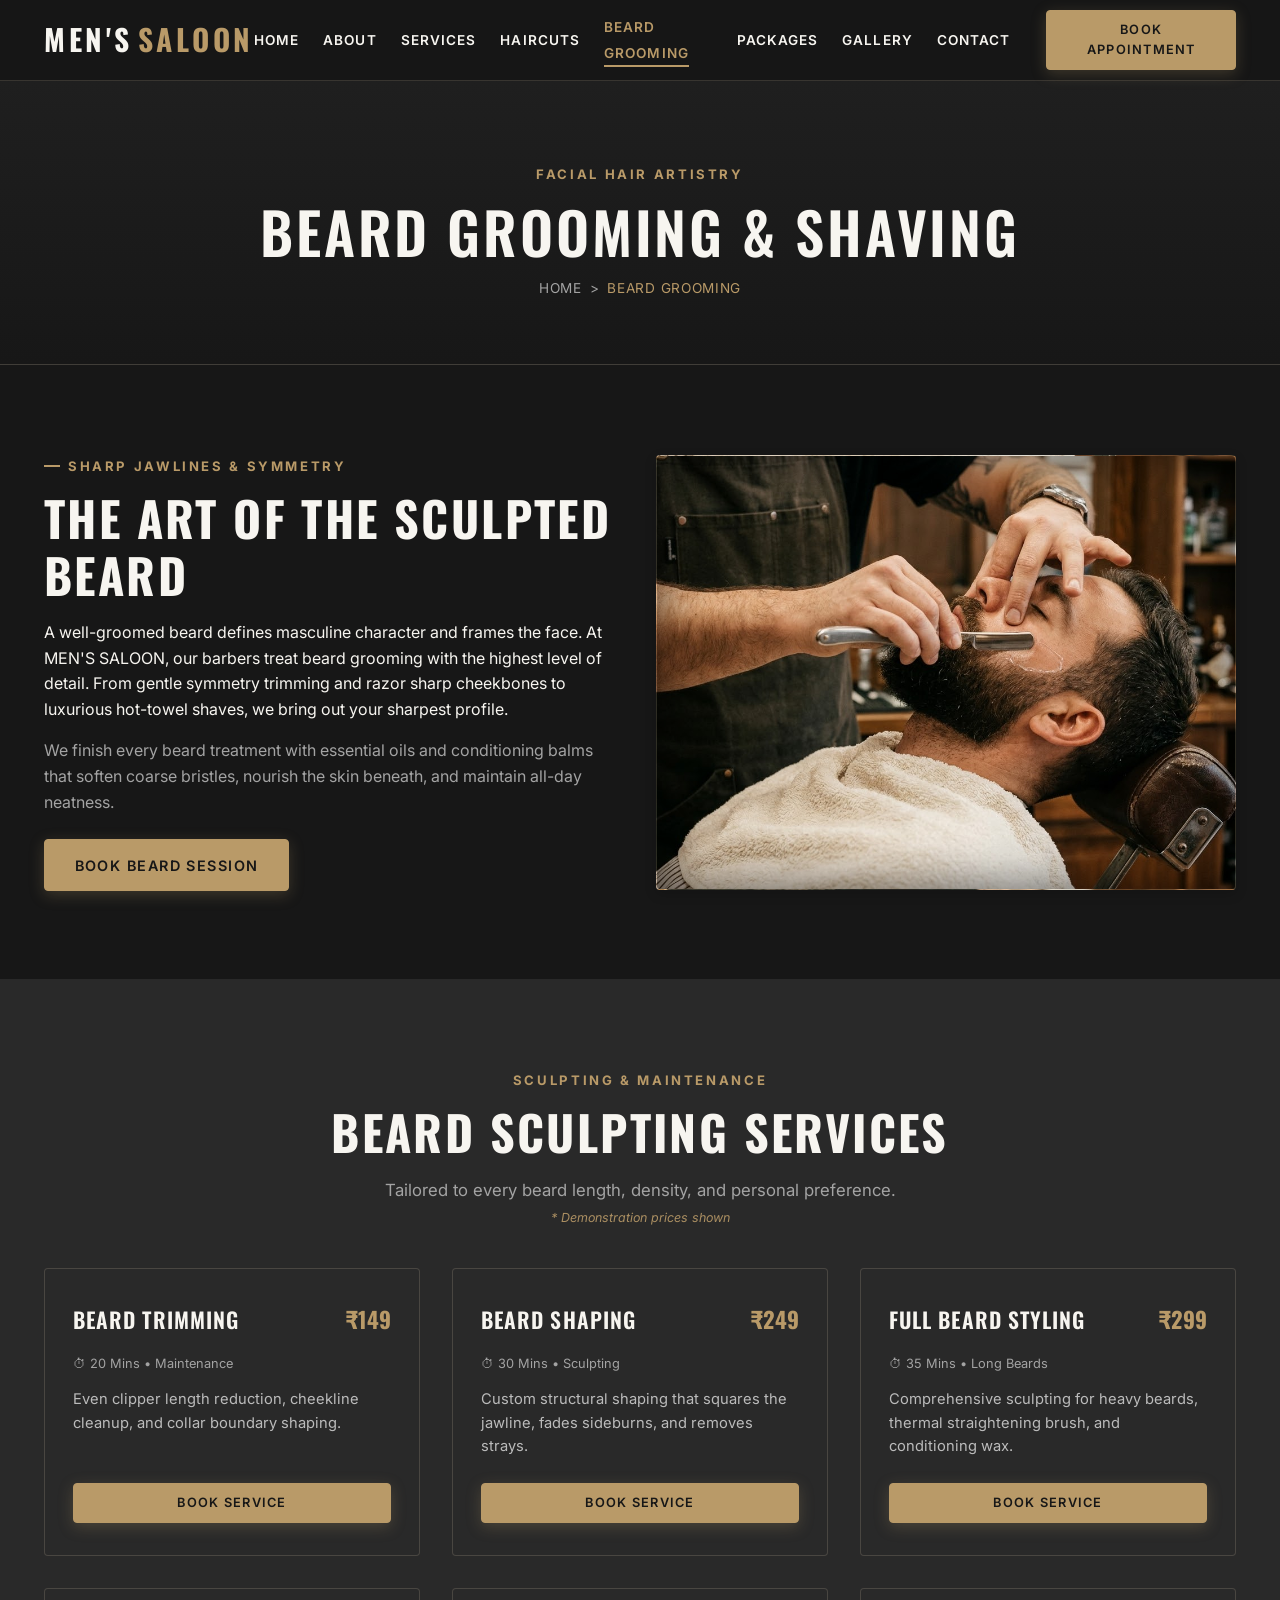
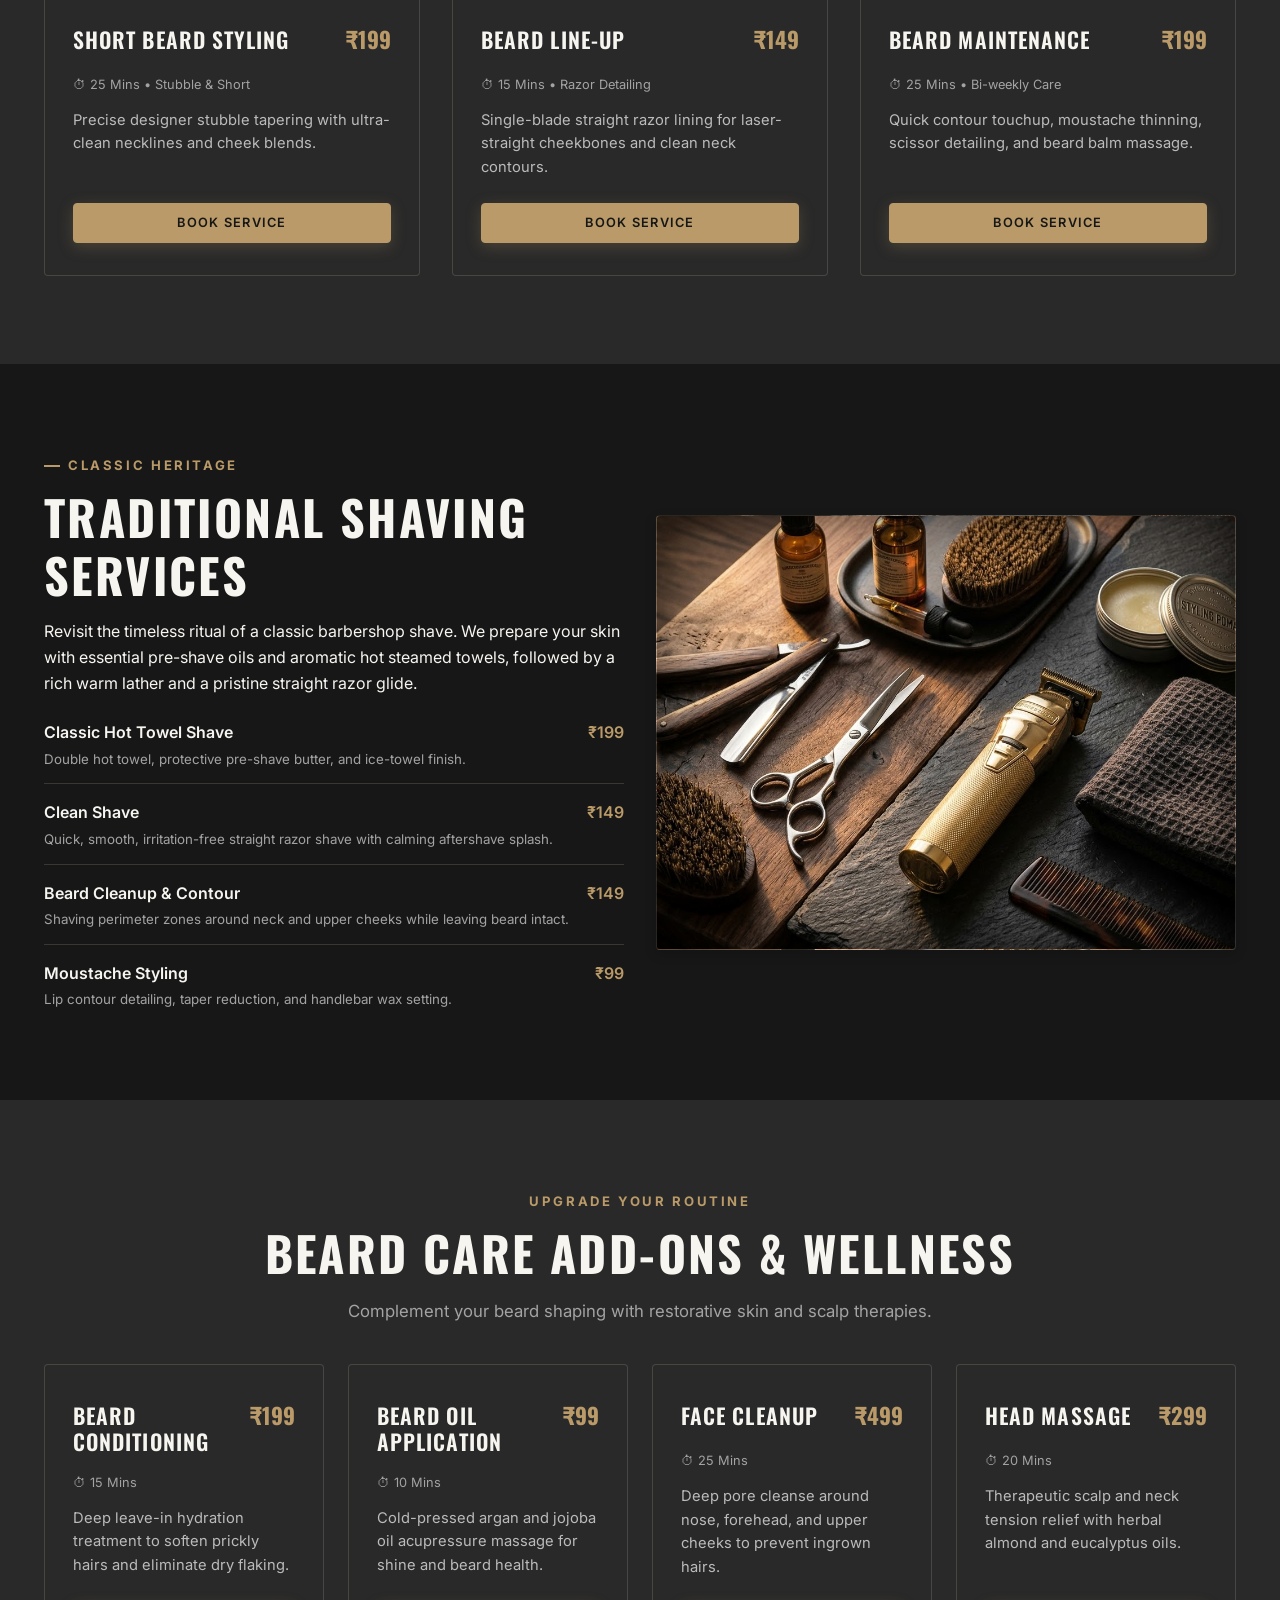
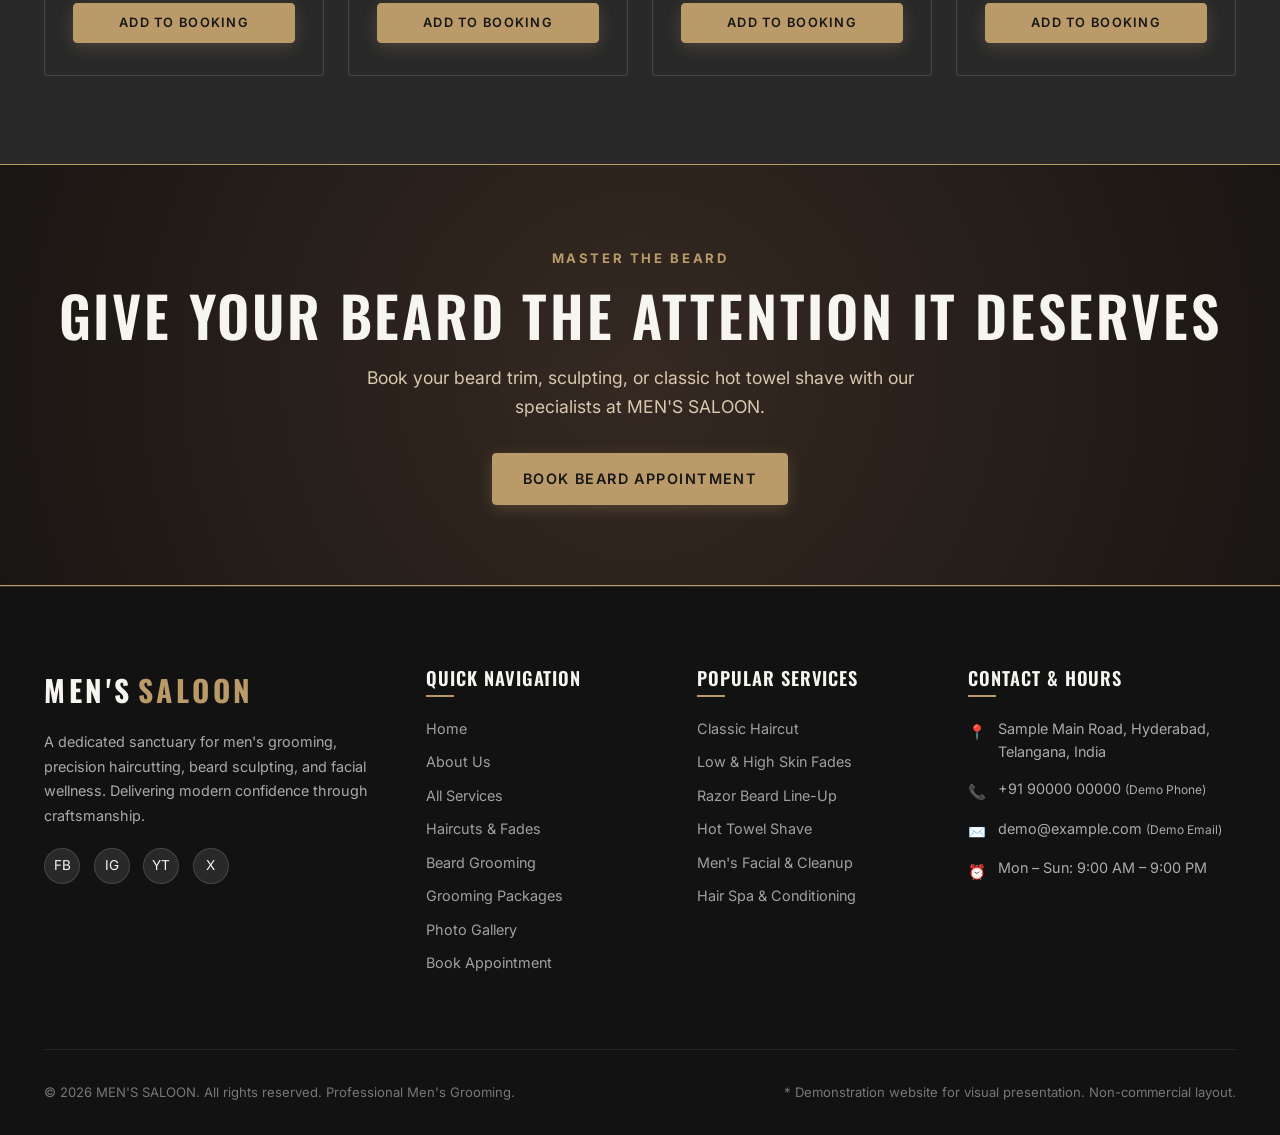
<file: beard-grooming.html>
<!DOCTYPE html>
<html lang="en">
<head>
  <meta charset="UTF-8">
  <meta name="viewport" content="width=device-width, initial-scale=1.0">
  <title>Beard Grooming & Shaving | MEN'S SALOON</title>
  <meta name="description" content="Master beard trimming, razor line-ups, hot towel shaves, and beard conditioning at MEN'S SALOON. Professional facial hair sculpting.">
  <link rel="stylesheet" href="css/style.css">
  <link rel="preconnect" href="https://fonts.googleapis.com">
  <link rel="preconnect" href="https://fonts.gstatic.com" crossorigin>
  <link href="https://fonts.googleapis.com/css2?family=Inter:wght@300;400;500;600;700&family=Oswald:wght@400;500;600;700&display=swap" rel="stylesheet">
</head>
<body>

  <!-- Site Header -->
  <header class="site-header">
    <div class="container">
      <div class="nav-wrapper">
        <a href="index.html" class="logo-text" aria-label="MEN'S SALOON Homepage">
          MEN'S <span>SALOON</span>
        </a>

        <button class="menu-toggle" aria-label="Toggle navigation menu" aria-expanded="false">
          <span></span>
          <span></span>
          <span></span>
        </button>

        <nav class="main-nav" aria-label="Main Navigation">
          <ul class="nav-links">
            <li><a href="index.html" class="nav-link">Home</a></li>
            <li><a href="about.html" class="nav-link">About</a></li>
            <li><a href="services.html" class="nav-link">Services</a></li>
            <li><a href="haircuts.html" class="nav-link">Haircuts</a></li>
            <li><a href="beard-grooming.html" class="nav-link">Beard Grooming</a></li>
            <li><a href="packages.html" class="nav-link">Packages</a></li>
            <li><a href="gallery.html" class="nav-link">Gallery</a></li>
            <li><a href="contact.html" class="nav-link">Contact</a></li>
          </ul>
          <div class="nav-cta">
            <a href="contact.html" class="btn btn-primary btn-sm">Book Appointment</a>
          </div>
        </nav>
      </div>
    </div>
  </header>

  <main id="main-content">
    <!-- Banner -->
    <section class="page-banner">
      <div class="container">
        <span class="section-tag no-dash">Facial Hair Artistry</span>
        <h1>Beard Grooming & Shaving</h1>
        <div class="breadcrumb">
          <a href="index.html">Home</a> &gt; <span>Beard Grooming</span>
        </div>
      </div>
    </section>

    <!-- Intro Spotlight with beard-grooming-placeholder -->
    <section class="section-padding bg-black">
      <div class="container">
        <div class="grid-2">
          <div class="reveal-on-scroll">
            <span class="section-tag">Sharp Jawlines & Symmetry</span>
            <h2 class="section-title">The Art of the Sculpted Beard</h2>
            <p>
              A well-groomed beard defines masculine character and frames the face. At MEN'S SALOON, our barbers treat beard grooming with the highest level of detail. From gentle symmetry trimming and razor sharp cheekbones to luxurious hot-towel shaves, we bring out your sharpest profile.
            </p>
            <p style="color: var(--color-text-muted);">
              We finish every beard treatment with essential oils and conditioning balms that soften coarse bristles, nourish the skin beneath, and maintain all-day neatness.
            </p>
            <div style="margin-top: 1.5rem;">
              <a href="contact.html?cat=beard&service=Beard%20Styling" class="btn btn-primary">Book Beard Session</a>
            </div>
          </div>

          <div class="reveal-on-scroll">
            <!-- PLACEHOLDER: beard-grooming-placeholder -->
            <div class="image-placeholder beard-grooming-placeholder aspect-4-3" role="img" aria-label="Professional Beard Trimming Session">
              <span>BEARD GROOMING SPOTLIGHT</span>
              <small>Professional beard trimming and beard styling session</small>
            </div>
          </div>
        </div>
      </div>
    </section>

    <!-- Section 1: Beard Services -->
    <section class="section-padding bg-charcoal">
      <div class="container">
        <div class="text-center reveal-on-scroll">
          <span class="section-tag no-dash">Sculpting & Maintenance</span>
          <h2 class="section-title">Beard Sculpting Services</h2>
          <p class="section-subtitle">
            Tailored to every beard length, density, and personal preference.
            <span class="demo-disclaimer">* Demonstration prices shown</span>
          </p>
        </div>

        <div class="grid-3 reveal-on-scroll">
          <div class="service-card">
            <div>
              <div class="service-card-header">
                <h3 class="service-card-title">Beard Trimming</h3>
                <span class="service-card-price">₹149</span>
              </div>
              <span class="service-card-duration">⏱ 20 Mins • Maintenance</span>
              <p class="service-card-desc">Even clipper length reduction, cheekline cleanup, and collar boundary shaping.</p>
            </div>
            <a href="contact.html?cat=beard&service=Beard%20Trimming" class="btn btn-primary btn-sm">Book Service</a>
          </div>

          <div class="service-card">
            <div>
              <div class="service-card-header">
                <h3 class="service-card-title">Beard Shaping</h3>
                <span class="service-card-price">₹249</span>
              </div>
              <span class="service-card-duration">⏱ 30 Mins • Sculpting</span>
              <p class="service-card-desc">Custom structural shaping that squares the jawline, fades sideburns, and removes strays.</p>
            </div>
            <a href="contact.html?cat=beard&service=Beard%20Shaping" class="btn btn-primary btn-sm">Book Service</a>
          </div>

          <div class="service-card">
            <div>
              <div class="service-card-header">
                <h3 class="service-card-title">Full Beard Styling</h3>
                <span class="service-card-price">₹299</span>
              </div>
              <span class="service-card-duration">⏱ 35 Mins • Long Beards</span>
              <p class="service-card-desc">Comprehensive sculpting for heavy beards, thermal straightening brush, and conditioning wax.</p>
            </div>
            <a href="contact.html?cat=beard&service=Beard%20Styling" class="btn btn-primary btn-sm">Book Service</a>
          </div>

          <div class="service-card">
            <div>
              <div class="service-card-header">
                <h3 class="service-card-title">Short Beard Styling</h3>
                <span class="service-card-price">₹199</span>
              </div>
              <span class="service-card-duration">⏱ 25 Mins • Stubble & Short</span>
              <p class="service-card-desc">Precise designer stubble tapering with ultra-clean necklines and cheek blends.</p>
            </div>
            <a href="contact.html?cat=beard&service=Beard%20Styling" class="btn btn-primary btn-sm">Book Service</a>
          </div>

          <div class="service-card">
            <div>
              <div class="service-card-header">
                <h3 class="service-card-title">Beard Line-Up</h3>
                <span class="service-card-price">₹149</span>
              </div>
              <span class="service-card-duration">⏱ 15 Mins • Razor Detailing</span>
              <p class="service-card-desc">Single-blade straight razor lining for laser-straight cheekbones and clean neck contours.</p>
            </div>
            <a href="contact.html?cat=beard&service=Beard%20Line-Up" class="btn btn-primary btn-sm">Book Service</a>
          </div>

          <div class="service-card">
            <div>
              <div class="service-card-header">
                <h3 class="service-card-title">Beard Maintenance</h3>
                <span class="service-card-price">₹199</span>
              </div>
              <span class="service-card-duration">⏱ 25 Mins • Bi-weekly Care</span>
              <p class="service-card-desc">Quick contour touchup, moustache thinning, scissor detailing, and beard balm massage.</p>
            </div>
            <a href="contact.html?cat=beard&service=Beard%20Trimming" class="btn btn-primary btn-sm">Book Service</a>
          </div>
        </div>
      </div>
    </section>

    <!-- Section 2: Shaving Services -->
    <section class="section-padding bg-black">
      <div class="container">
        <div class="grid-2">
          <div class="reveal-on-scroll">
            <span class="section-tag">Classic Heritage</span>
            <h2 class="section-title">Traditional Shaving Services</h2>
            <p>
              Revisit the timeless ritual of a classic barbershop shave. We prepare your skin with essential pre-shave oils and aromatic hot steamed towels, followed by a rich warm lather and a pristine straight razor glide.
            </p>
            <div style="display: flex; flex-direction: column; gap: 1rem; margin-top: 1.5rem;">
              <div style="border-bottom: 1px solid var(--color-border); padding-bottom: 0.75rem;">
                <div style="display: flex; justify-content: space-between; font-weight: 600;">
                  <span>Classic Hot Towel Shave</span>
                  <span class="text-gold">₹199</span>
                </div>
                <small style="color: var(--color-text-muted);">Double hot towel, protective pre-shave butter, and ice-towel finish.</small>
              </div>

              <div style="border-bottom: 1px solid var(--color-border); padding-bottom: 0.75rem;">
                <div style="display: flex; justify-content: space-between; font-weight: 600;">
                  <span>Clean Shave</span>
                  <span class="text-gold">₹149</span>
                </div>
                <small style="color: var(--color-text-muted);">Quick, smooth, irritation-free straight razor shave with calming aftershave splash.</small>
              </div>

              <div style="border-bottom: 1px solid var(--color-border); padding-bottom: 0.75rem;">
                <div style="display: flex; justify-content: space-between; font-weight: 600;">
                  <span>Beard Cleanup & Contour</span>
                  <span class="text-gold">₹149</span>
                </div>
                <small style="color: var(--color-text-muted);">Shaving perimeter zones around neck and upper cheeks while leaving beard intact.</small>
              </div>

              <div>
                <div style="display: flex; justify-content: space-between; font-weight: 600;">
                  <span>Moustache Styling</span>
                  <span class="text-gold">₹99</span>
                </div>
                <small style="color: var(--color-text-muted);">Lip contour detailing, taper reduction, and handlebar wax setting.</small>
              </div>
            </div>
          </div>

          <div class="reveal-on-scroll">
            <!-- PLACEHOLDER: mens-grooming-placeholder -->
            <div class="image-placeholder mens-grooming-placeholder aspect-4-3" role="img" aria-label="Shaving & Grooming Tools">
              <span>SHAVING & TOOLS DISPLAY</span>
              <small>Professional men's grooming and personal care setup</small>
            </div>
          </div>
        </div>
      </div>
    </section>

    <!-- Section 3: Grooming Add-ons & Benefits -->
    <section class="section-padding bg-charcoal">
      <div class="container">
        <div class="text-center reveal-on-scroll">
          <span class="section-tag no-dash">Upgrade Your Routine</span>
          <h2 class="section-title">Beard Care Add-ons & Wellness</h2>
          <p class="section-subtitle">
            Complement your beard shaping with restorative skin and scalp therapies.
          </p>
        </div>

        <div class="grid-4 reveal-on-scroll">
          <div class="service-card">
            <div>
              <div class="service-card-header">
                <h3 class="service-card-title">Beard Conditioning</h3>
                <span class="service-card-price">₹199</span>
              </div>
              <span class="service-card-duration">⏱ 15 Mins</span>
              <p class="service-card-desc">Deep leave-in hydration treatment to soften prickly hairs and eliminate dry flaking.</p>
            </div>
            <a href="contact.html?cat=beard&service=Beard%20Styling" class="btn btn-primary btn-sm">Add To Booking</a>
          </div>

          <div class="service-card">
            <div>
              <div class="service-card-header">
                <h3 class="service-card-title">Beard Oil Application</h3>
                <span class="service-card-price">₹99</span>
              </div>
              <span class="service-card-duration">⏱ 10 Mins</span>
              <p class="service-card-desc">Cold-pressed argan and jojoba oil acupressure massage for shine and beard health.</p>
            </div>
            <a href="contact.html?cat=beard&service=Beard%20Styling" class="btn btn-primary btn-sm">Add To Booking</a>
          </div>

          <div class="service-card">
            <div>
              <div class="service-card-header">
                <h3 class="service-card-title">Face Cleanup</h3>
                <span class="service-card-price">₹499</span>
              </div>
              <span class="service-card-duration">⏱ 25 Mins</span>
              <p class="service-card-desc">Deep pore cleanse around nose, forehead, and upper cheeks to prevent ingrown hairs.</p>
            </div>
            <a href="contact.html?cat=facial&service=Face%20Cleanup" class="btn btn-primary btn-sm">Add To Booking</a>
          </div>

          <div class="service-card">
            <div>
              <div class="service-card-header">
                <h3 class="service-card-title">Head Massage</h3>
                <span class="service-card-price">₹299</span>
              </div>
              <span class="service-card-duration">⏱ 20 Mins</span>
              <p class="service-card-desc">Therapeutic scalp and neck tension relief with herbal almond and eucalyptus oils.</p>
            </div>
            <a href="contact.html?cat=facial&service=Head%20Massage" class="btn btn-primary btn-sm">Add To Booking</a>
          </div>
        </div>
      </div>
    </section>

    <!-- Call to Action Banner -->
    <section class="cta-banner">
      <div class="container">
        <div class="reveal-on-scroll">
          <span class="section-tag no-dash">Master The Beard</span>
          <h2>Give Your Beard The Attention It Deserves</h2>
          <p>
            Book your beard trim, sculpting, or classic hot towel shave with our specialists at MEN'S SALOON.
          </p>
          <a href="contact.html" class="btn btn-primary">Book Beard Appointment</a>
        </div>
      </div>
    </section>
  </main>

  <!-- Site Footer -->
  <footer class="site-footer">
    <div class="container">
      <div class="footer-grid">
        <div class="footer-col">
          <div class="logo-text" style="margin-bottom: 1rem;">
            MEN'S <span>SALOON</span>
          </div>
          <p>
            A dedicated sanctuary for men's grooming, precision haircutting, beard sculpting, and facial wellness. Delivering modern confidence through craftsmanship.
          </p>
          <div class="social-links">
            <a href="contact.html" class="social-link" aria-label="Social Link Facebook">FB</a>
            <a href="contact.html" class="social-link" aria-label="Social Link Instagram">IG</a>
            <a href="contact.html" class="social-link" aria-label="Social Link YouTube">YT</a>
            <a href="contact.html" class="social-link" aria-label="Social Link Twitter">X</a>
          </div>
        </div>

        <div class="footer-col">
          <h4>Quick Navigation</h4>
          <ul class="footer-links">
            <li><a href="index.html">Home</a></li>
            <li><a href="about.html">About Us</a></li>
            <li><a href="services.html">All Services</a></li>
            <li><a href="haircuts.html">Haircuts & Fades</a></li>
            <li><a href="beard-grooming.html">Beard Grooming</a></li>
            <li><a href="packages.html">Grooming Packages</a></li>
            <li><a href="gallery.html">Photo Gallery</a></li>
            <li><a href="contact.html">Book Appointment</a></li>
          </ul>
        </div>

        <div class="footer-col">
          <h4>Popular Services</h4>
          <ul class="footer-links">
            <li><a href="services.html">Classic Haircut</a></li>
            <li><a href="haircuts.html">Low & High Skin Fades</a></li>
            <li><a href="beard-grooming.html">Razor Beard Line-Up</a></li>
            <li><a href="beard-grooming.html">Hot Towel Shave</a></li>
            <li><a href="services.html">Men's Facial & Cleanup</a></li>
            <li><a href="services.html">Hair Spa & Conditioning</a></li>
          </ul>
        </div>

        <div class="footer-col">
          <h4>Contact & Hours</h4>
          <div class="footer-contact-item">
            <span class="icon">📍</span>
            <span>Sample Main Road, Hyderabad, Telangana, India</span>
          </div>
          <div class="footer-contact-item">
            <span class="icon">📞</span>
            <span>+91 90000 00000 <small>(Demo Phone)</small></span>
          </div>
          <div class="footer-contact-item">
            <span class="icon">✉️</span>
            <span>demo@example.com <small>(Demo Email)</small></span>
          </div>
          <div class="footer-contact-item">
            <span class="icon">⏰</span>
            <span>Mon – Sun: 9:00 AM – 9:00 PM</span>
          </div>
        </div>
      </div>

      <div class="footer-bottom">
        <div>
          &copy; 2026 MEN'S SALOON. All rights reserved. Professional Men's Grooming.
        </div>
        <div>
          * Demonstration website for visual presentation. Non-commercial layout.
        </div>
      </div>
    </div>
  </footer>

  <button class="scroll-top-btn" aria-label="Scroll to top of page">↑</button>

  <script src="js/script.js"></script>
</body>
</html>
</file>
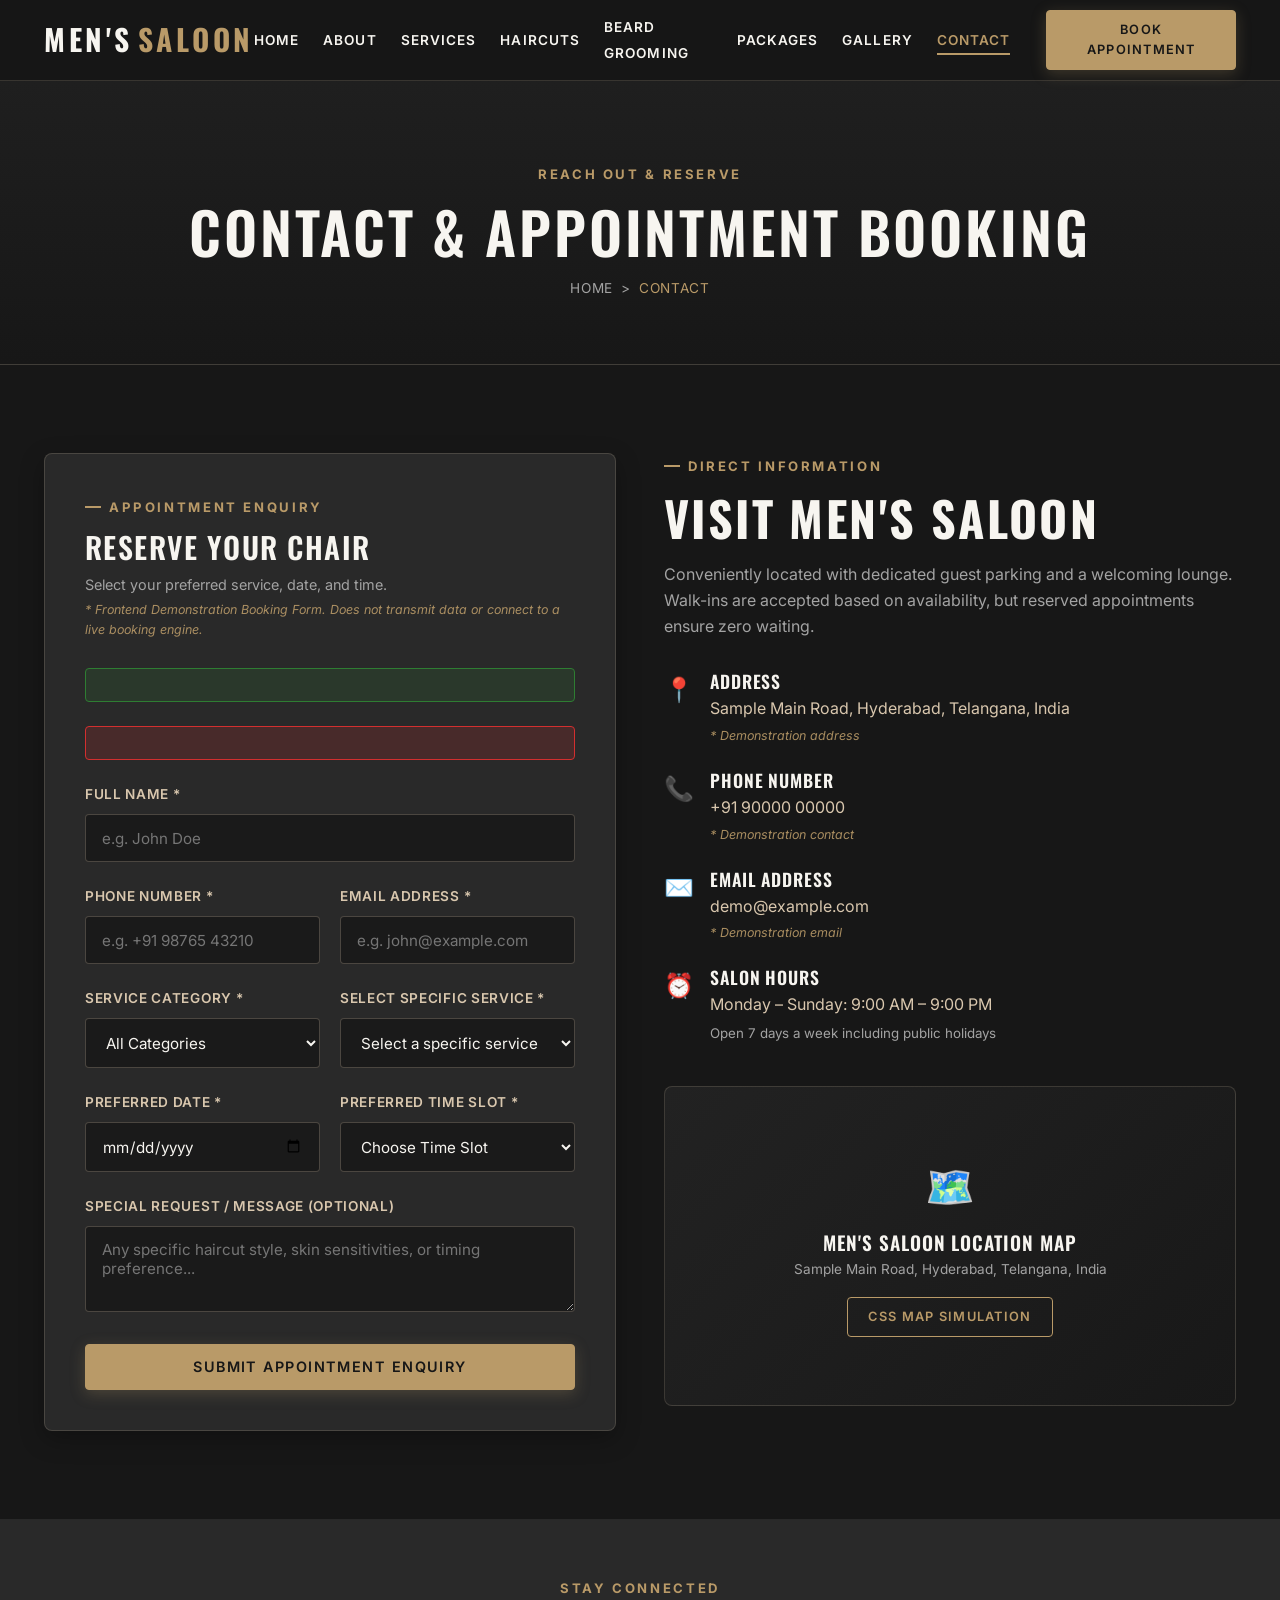
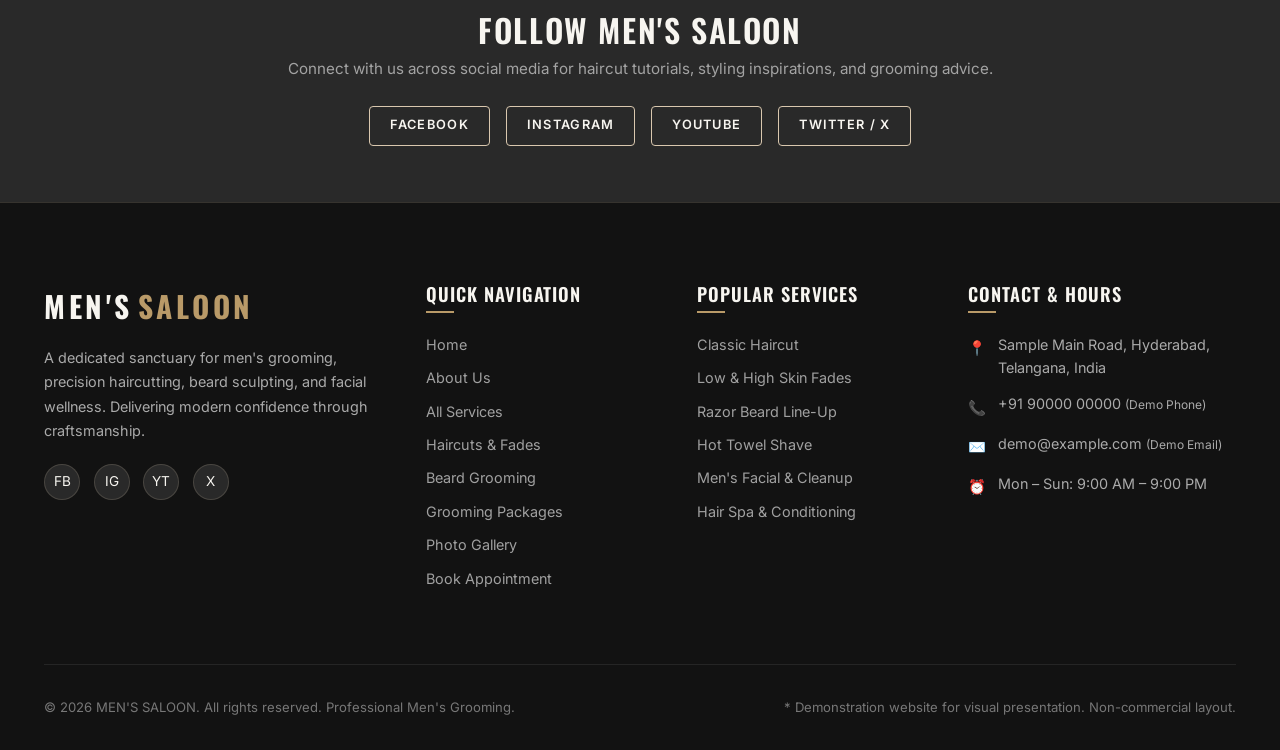
<file: contact.html>
<!DOCTYPE html>
<html lang="en">
<head>
  <meta charset="UTF-8">
  <meta name="viewport" content="width=device-width, initial-scale=1.0">
  <title>Contact & Appointment Booking | MEN'S SALOON</title>
  <meta name="description" content="Book an appointment or get in touch with MEN'S SALOON. Professional men's haircuts, beard grooming, and facial wellness in Hyderabad. Frontend booking demo.">
  <link rel="stylesheet" href="css/style.css">
  <link rel="preconnect" href="https://fonts.googleapis.com">
  <link rel="preconnect" href="https://fonts.gstatic.com" crossorigin>
  <link href="https://fonts.googleapis.com/css2?family=Inter:wght@300;400;500;600;700&family=Oswald:wght@400;500;600;700&display=swap" rel="stylesheet">
</head>
<body>

  <!-- Site Header -->
  <header class="site-header">
    <div class="container">
      <div class="nav-wrapper">
        <a href="index.html" class="logo-text" aria-label="MEN'S SALOON Homepage">
          MEN'S <span>SALOON</span>
        </a>

        <button class="menu-toggle" aria-label="Toggle navigation menu" aria-expanded="false">
          <span></span>
          <span></span>
          <span></span>
        </button>

        <nav class="main-nav" aria-label="Main Navigation">
          <ul class="nav-links">
            <li><a href="index.html" class="nav-link">Home</a></li>
            <li><a href="about.html" class="nav-link">About</a></li>
            <li><a href="services.html" class="nav-link">Services</a></li>
            <li><a href="haircuts.html" class="nav-link">Haircuts</a></li>
            <li><a href="beard-grooming.html" class="nav-link">Beard Grooming</a></li>
            <li><a href="packages.html" class="nav-link">Packages</a></li>
            <li><a href="gallery.html" class="nav-link">Gallery</a></li>
            <li><a href="contact.html" class="nav-link">Contact</a></li>
          </ul>
          <div class="nav-cta">
            <a href="contact.html" class="btn btn-primary btn-sm">Book Appointment</a>
          </div>
        </nav>
      </div>
    </div>
  </header>

  <main id="main-content">
    <!-- Banner -->
    <section class="page-banner">
      <div class="container">
        <span class="section-tag no-dash">Reach Out & Reserve</span>
        <h1>Contact & Appointment Booking</h1>
        <div class="breadcrumb">
          <a href="index.html">Home</a> &gt; <span>Contact</span>
        </div>
      </div>
    </section>

    <!-- Main Content: Booking Form & Contact Details -->
    <section class="section-padding bg-black">
      <div class="container">
        <div class="grid-2" style="align-items: start; gap: 3rem;">

          <!-- Left Column: Appointment Booking Form -->
          <div class="reveal-on-scroll">
            <div class="booking-card">
              <span class="section-tag">Appointment Enquiry</span>
              <h2 style="font-size: 1.85rem; margin-bottom: 0.5rem;">Reserve Your Chair</h2>
              <p style="color: var(--color-text-muted); font-size: 0.9rem; margin-bottom: 1.75rem;">
                Select your preferred service, date, and time.
                <span class="demo-disclaimer">* Frontend Demonstration Booking Form. Does not transmit data or connect to a live booking engine.</span>
              </p>

              <!-- Success Alert -->
              <div id="form-alert-success" class="form-alert success" role="alert"></div>
              <!-- Error Alert -->
              <div id="form-alert-error" class="form-alert error" role="alert"></div>

              <form id="appointment-form" novalidate>
                <!-- Full Name -->
                <div class="form-group">
                  <label for="booking-name" class="form-label">Full Name *</label>
                  <input type="text" id="booking-name" class="form-control" placeholder="e.g. John Doe" required>
                  <span id="name-error" class="form-error">Please enter your full name.</span>
                </div>

                <!-- Phone & Email (Row) -->
                <div class="form-row">
                  <div class="form-group">
                    <label for="booking-phone" class="form-label">Phone Number *</label>
                    <input type="tel" id="booking-phone" class="form-control" placeholder="e.g. +91 98765 43210" required>
                    <span id="phone-error" class="form-error">Please enter a valid phone number.</span>
                  </div>

                  <div class="form-group">
                    <label for="booking-email" class="form-label">Email Address *</label>
                    <input type="email" id="booking-email" class="form-control" placeholder="e.g. john@example.com" required>
                    <span id="email-error" class="form-error">Please enter a valid email address.</span>
                  </div>
                </div>

                <!-- Service Category & Service (Row) -->
                <div class="form-row">
                  <div class="form-group">
                    <label for="service-category" class="form-label">Service Category *</label>
                    <select id="service-category" class="form-control" required>
                      <option value="">All Categories</option>
                      <option value="haircuts">Haircuts & Hairstyles</option>
                      <option value="beard">Beard Grooming & Shaving</option>
                      <option value="haircare">Hair Care & Spa</option>
                      <option value="color">Hair Coloring</option>
                      <option value="facial">Facial & Skincare</option>
                      <option value="packages">Grooming Packages</option>
                    </select>
                  </div>

                  <div class="form-group">
                    <label for="service-name" class="form-label">Select Specific Service *</label>
                    <select id="service-name" class="form-control" required>
                      <option value="">Select a specific service</option>
                      <!-- Populated dynamically based on category by JavaScript -->
                    </select>
                  </div>
                </div>

                <!-- Date & Time (Row) -->
                <div class="form-row">
                  <div class="form-group">
                    <label for="booking-date" class="form-label">Preferred Date *</label>
                    <input type="date" id="booking-date" class="form-control" required>
                    <span id="date-error" class="form-error">Please select a valid future date.</span>
                  </div>

                  <div class="form-group">
                    <label for="booking-time" class="form-label">Preferred Time Slot *</label>
                    <select id="booking-time" class="form-control" required>
                      <option value="">Choose Time Slot</option>
                      <option value="09:00 AM">09:00 AM – 10:00 AM</option>
                      <option value="10:00 AM">10:00 AM – 11:00 AM</option>
                      <option value="11:00 AM">11:00 AM – 12:00 PM</option>
                      <option value="12:00 PM">12:00 PM – 01:00 PM</option>
                      <option value="02:00 PM">02:00 PM – 03:00 PM</option>
                      <option value="03:00 PM">03:00 PM – 04:00 PM</option>
                      <option value="04:00 PM">04:00 PM – 05:00 PM</option>
                      <option value="05:00 PM">05:00 PM – 06:00 PM</option>
                      <option value="06:00 PM">06:00 PM – 07:00 PM</option>
                      <option value="07:00 PM">07:00 PM – 08:00 PM</option>
                      <option value="08:00 PM">08:00 PM – 09:00 PM</option>
                    </select>
                    <span id="time-error" class="form-error">Please select a preferred time slot.</span>
                  </div>
                </div>

                <!-- Additional Message -->
                <div class="form-group">
                  <label for="booking-message" class="form-label">Special Request / Message (Optional)</label>
                  <textarea id="booking-message" rows="3" class="form-control" placeholder="Any specific haircut style, skin sensitivities, or timing preference..."></textarea>
                </div>

                <button type="submit" class="btn btn-primary" style="width: 100%;">Submit Appointment Enquiry</button>
              </form>
            </div>
          </div>

          <!-- Right Column: Contact Details, Hours & Map Placeholder -->
          <div class="reveal-on-scroll">
            <span class="section-tag">Direct Information</span>
            <h2 class="section-title">Visit MEN'S SALOON</h2>
            <p style="color: var(--color-text-muted); margin-bottom: 2rem;">
              Conveniently located with dedicated guest parking and a welcoming lounge. Walk-ins are accepted based on availability, but reserved appointments ensure zero waiting.
            </p>

            <div style="display: flex; flex-direction: column; gap: 1.5rem; margin-bottom: 2.5rem;">
              <div style="display: flex; gap: 1rem; align-items: flex-start;">
                <div style="font-size: 1.5rem; color: var(--color-muted-gold);">📍</div>
                <div>
                  <h4 style="font-size: 1.1rem; margin-bottom: 0.25rem;">Address</h4>
                  <p style="color: var(--color-warm-beige); margin-bottom: 0.15rem;">Sample Main Road, Hyderabad, Telangana, India</p>
                  <span class="demo-disclaimer">* Demonstration address</span>
                </div>
              </div>

              <div style="display: flex; gap: 1rem; align-items: flex-start;">
                <div style="font-size: 1.5rem; color: var(--color-muted-gold);">📞</div>
                <div>
                  <h4 style="font-size: 1.1rem; margin-bottom: 0.25rem;">Phone Number</h4>
                  <p style="color: var(--color-warm-beige); margin-bottom: 0.15rem;">+91 90000 00000</p>
                  <span class="demo-disclaimer">* Demonstration contact</span>
                </div>
              </div>

              <div style="display: flex; gap: 1rem; align-items: flex-start;">
                <div style="font-size: 1.5rem; color: var(--color-muted-gold);">✉️</div>
                <div>
                  <h4 style="font-size: 1.1rem; margin-bottom: 0.25rem;">Email Address</h4>
                  <p style="color: var(--color-warm-beige); margin-bottom: 0.15rem;">demo@example.com</p>
                  <span class="demo-disclaimer">* Demonstration email</span>
                </div>
              </div>

              <div style="display: flex; gap: 1rem; align-items: flex-start;">
                <div style="font-size: 1.5rem; color: var(--color-muted-gold);">⏰</div>
                <div>
                  <h4 style="font-size: 1.1rem; margin-bottom: 0.25rem;">Salon Hours</h4>
                  <p style="color: var(--color-warm-beige); margin-bottom: 0.15rem;">Monday – Sunday: 9:00 AM – 9:00 PM</p>
                  <small style="color: var(--color-text-muted);">Open 7 days a week including public holidays</small>
                </div>
              </div>
            </div>

            <!-- CSS Map Placeholder -->
            <div class="map-placeholder" role="img" aria-label="Interactive Map Location Placeholder">
              <div class="map-icon">🗺️</div>
              <h3 style="font-size: 1.2rem; color: var(--color-off-white); margin-bottom: 0.35rem;">MEN'S SALOON LOCATION MAP</h3>
              <p style="font-size: 0.85rem; color: var(--color-text-muted); max-width: 320px; margin-bottom: 1rem;">
                Sample Main Road, Hyderabad, Telangana, India
              </p>
              <span class="btn btn-outline-gold btn-sm" style="pointer-events: none;">CSS Map Simulation</span>
            </div>
          </div>

        </div>
      </div>
    </section>

    <!-- Social Media Demonstration Links -->
    <section class="section-padding bg-charcoal" style="padding: 3.5rem 0;">
      <div class="container text-center reveal-on-scroll">
        <span class="section-tag no-dash">Stay Connected</span>
        <h2 style="font-size: 2rem; margin-bottom: 0.5rem;">Follow MEN'S SALOON</h2>
        <p style="color: var(--color-text-muted); font-size: 0.95rem; margin-bottom: 1.5rem;">
          Connect with us across social media for haircut tutorials, styling inspirations, and grooming advice.
        </p>
        <div style="display: flex; justify-content: center; gap: 1rem;">
          <a href="contact.html" class="btn btn-secondary btn-sm">Facebook</a>
          <a href="contact.html" class="btn btn-secondary btn-sm">Instagram</a>
          <a href="contact.html" class="btn btn-secondary btn-sm">YouTube</a>
          <a href="contact.html" class="btn btn-secondary btn-sm">Twitter / X</a>
        </div>
      </div>
    </section>
  </main>

  <!-- Site Footer -->
  <footer class="site-footer">
    <div class="container">
      <div class="footer-grid">
        <div class="footer-col">
          <div class="logo-text" style="margin-bottom: 1rem;">
            MEN'S <span>SALOON</span>
          </div>
          <p>
            A dedicated sanctuary for men's grooming, precision haircutting, beard sculpting, and facial wellness. Delivering modern confidence through craftsmanship.
          </p>
          <div class="social-links">
            <a href="contact.html" class="social-link" aria-label="Social Link Facebook">FB</a>
            <a href="contact.html" class="social-link" aria-label="Social Link Instagram">IG</a>
            <a href="contact.html" class="social-link" aria-label="Social Link YouTube">YT</a>
            <a href="contact.html" class="social-link" aria-label="Social Link Twitter">X</a>
          </div>
        </div>

        <div class="footer-col">
          <h4>Quick Navigation</h4>
          <ul class="footer-links">
            <li><a href="index.html">Home</a></li>
            <li><a href="about.html">About Us</a></li>
            <li><a href="services.html">All Services</a></li>
            <li><a href="haircuts.html">Haircuts & Fades</a></li>
            <li><a href="beard-grooming.html">Beard Grooming</a></li>
            <li><a href="packages.html">Grooming Packages</a></li>
            <li><a href="gallery.html">Photo Gallery</a></li>
            <li><a href="contact.html">Book Appointment</a></li>
          </ul>
        </div>

        <div class="footer-col">
          <h4>Popular Services</h4>
          <ul class="footer-links">
            <li><a href="services.html">Classic Haircut</a></li>
            <li><a href="haircuts.html">Low & High Skin Fades</a></li>
            <li><a href="beard-grooming.html">Razor Beard Line-Up</a></li>
            <li><a href="beard-grooming.html">Hot Towel Shave</a></li>
            <li><a href="services.html">Men's Facial & Cleanup</a></li>
            <li><a href="services.html">Hair Spa & Conditioning</a></li>
          </ul>
        </div>

        <div class="footer-col">
          <h4>Contact & Hours</h4>
          <div class="footer-contact-item">
            <span class="icon">📍</span>
            <span>Sample Main Road, Hyderabad, Telangana, India</span>
          </div>
          <div class="footer-contact-item">
            <span class="icon">📞</span>
            <span>+91 90000 00000 <small>(Demo Phone)</small></span>
          </div>
          <div class="footer-contact-item">
            <span class="icon">✉️</span>
            <span>demo@example.com <small>(Demo Email)</small></span>
          </div>
          <div class="footer-contact-item">
            <span class="icon">⏰</span>
            <span>Mon – Sun: 9:00 AM – 9:00 PM</span>
          </div>
        </div>
      </div>

      <div class="footer-bottom">
        <div>
          &copy; 2026 MEN'S SALOON. All rights reserved. Professional Men's Grooming.
        </div>
        <div>
          * Demonstration website for visual presentation. Non-commercial layout.
        </div>
      </div>
    </div>
  </footer>

  <button class="scroll-top-btn" aria-label="Scroll to top of page">↑</button>

  <script src="js/script.js"></script>
</body>
</html>
</file>
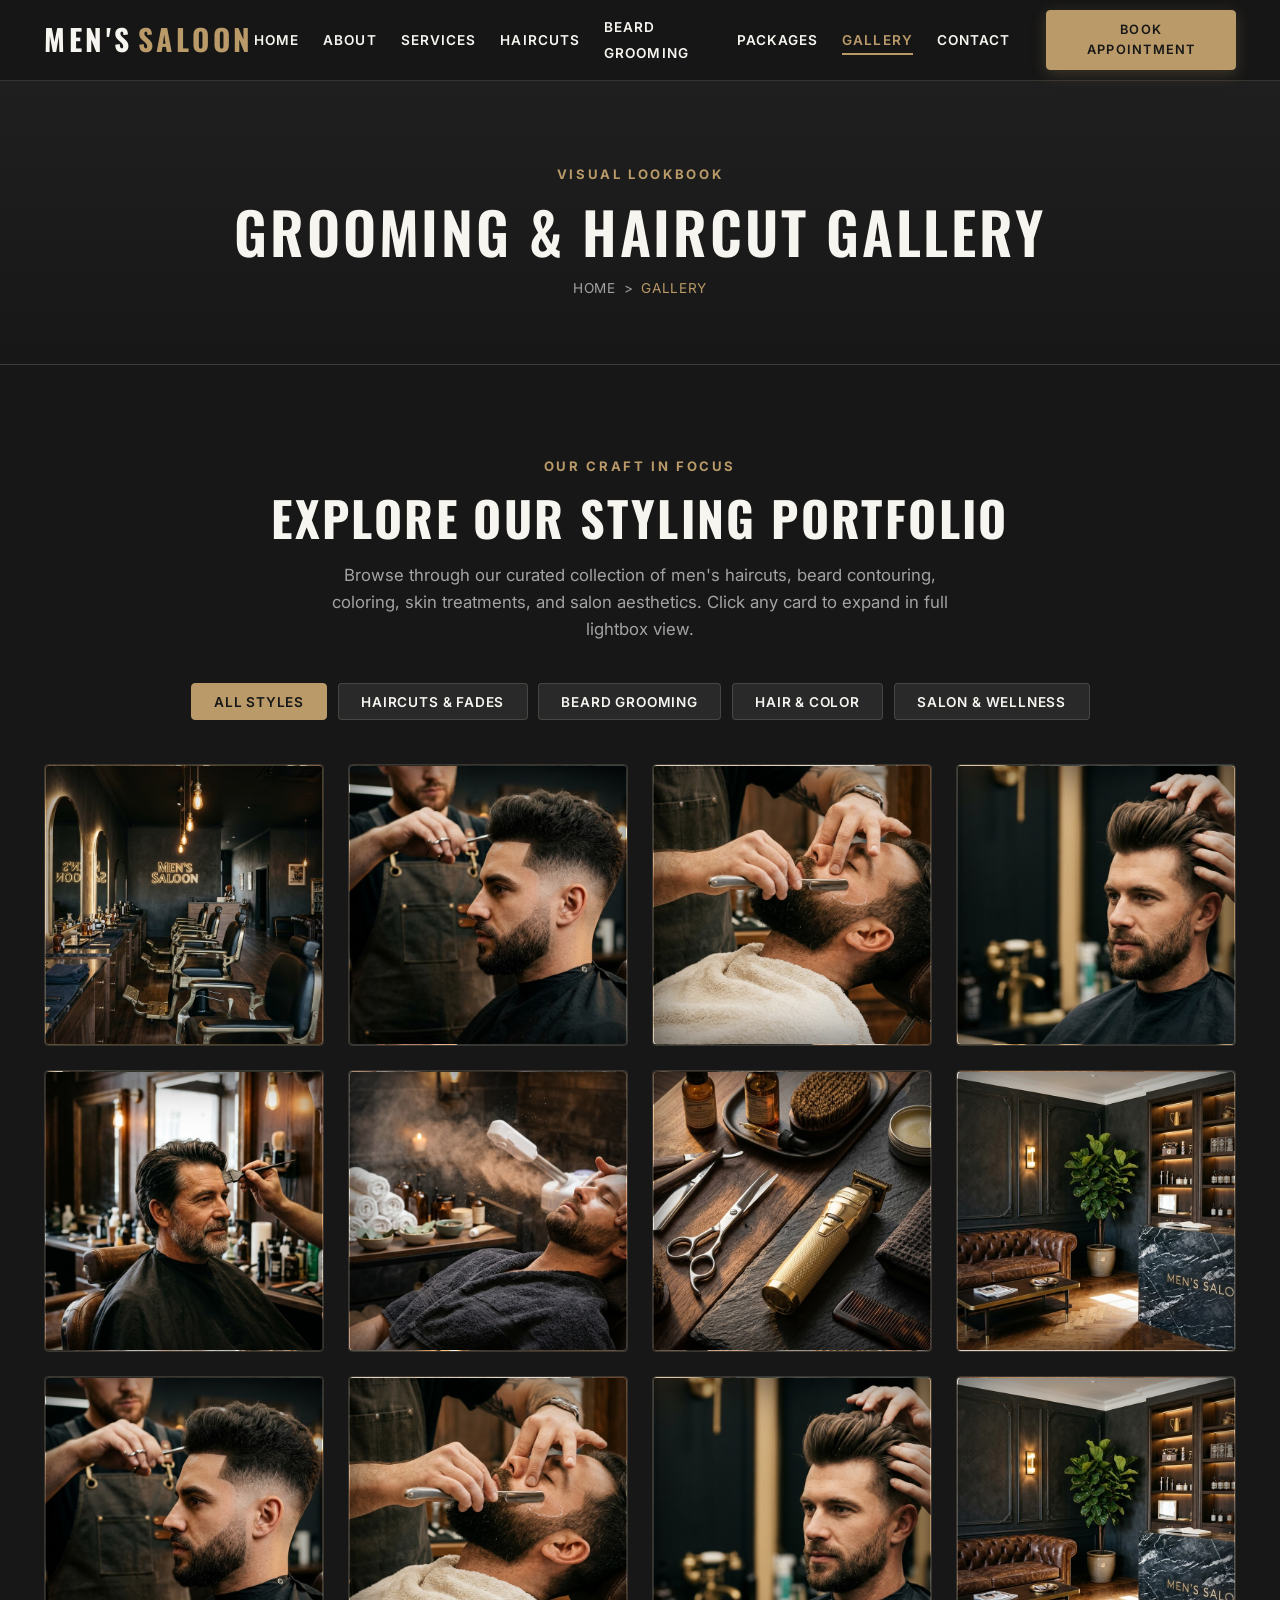
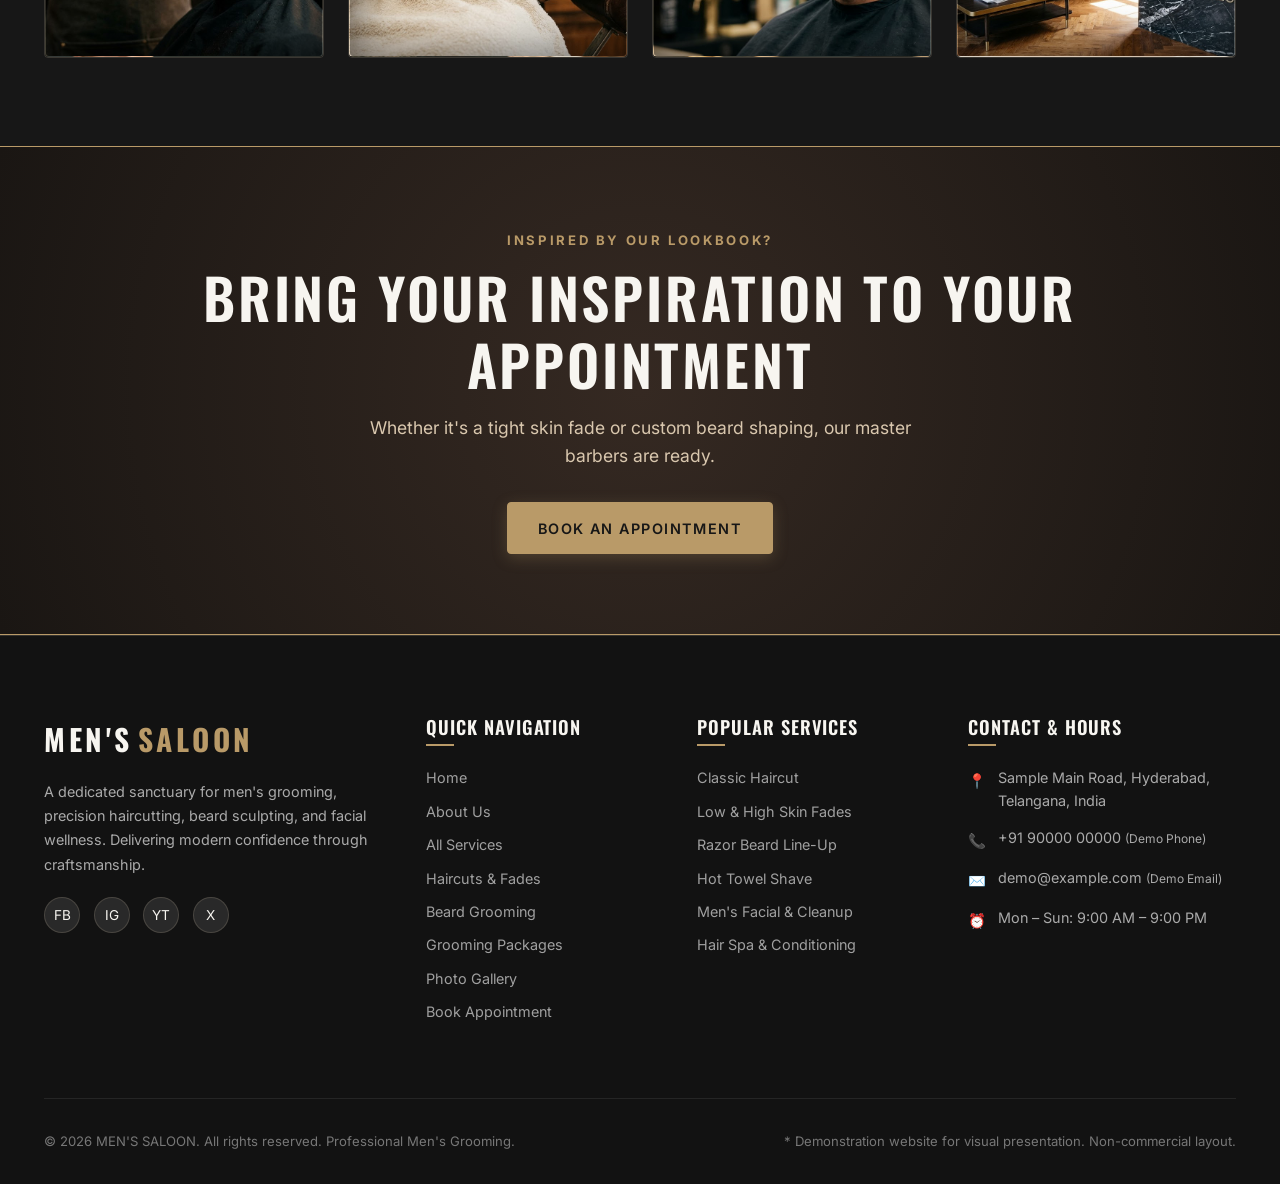
<file: gallery.html>
<!DOCTYPE html>
<html lang="en">
<head>
  <meta charset="UTF-8">
  <meta name="viewport" content="width=device-width, initial-scale=1.0">
  <title>Grooming & Haircut Gallery | MEN'S SALOON</title>
  <meta name="description" content="View our men's haircuts, beard styling, facial care, and salon environment gallery at MEN'S SALOON. Responsive gallery with category filter and lightbox.">
  <link rel="stylesheet" href="css/style.css">
  <link rel="preconnect" href="https://fonts.googleapis.com">
  <link rel="preconnect" href="https://fonts.gstatic.com" crossorigin>
  <link href="https://fonts.googleapis.com/css2?family=Inter:wght@300;400;500;600;700&family=Oswald:wght@400;500;600;700&display=swap" rel="stylesheet">
</head>
<body>

  <!-- Site Header -->
  <header class="site-header">
    <div class="container">
      <div class="nav-wrapper">
        <a href="index.html" class="logo-text" aria-label="MEN'S SALOON Homepage">
          MEN'S <span>SALOON</span>
        </a>

        <button class="menu-toggle" aria-label="Toggle navigation menu" aria-expanded="false">
          <span></span>
          <span></span>
          <span></span>
        </button>

        <nav class="main-nav" aria-label="Main Navigation">
          <ul class="nav-links">
            <li><a href="index.html" class="nav-link">Home</a></li>
            <li><a href="about.html" class="nav-link">About</a></li>
            <li><a href="services.html" class="nav-link">Services</a></li>
            <li><a href="haircuts.html" class="nav-link">Haircuts</a></li>
            <li><a href="beard-grooming.html" class="nav-link">Beard Grooming</a></li>
            <li><a href="packages.html" class="nav-link">Packages</a></li>
            <li><a href="gallery.html" class="nav-link">Gallery</a></li>
            <li><a href="contact.html" class="nav-link">Contact</a></li>
          </ul>
          <div class="nav-cta">
            <a href="contact.html" class="btn btn-primary btn-sm">Book Appointment</a>
          </div>
        </nav>
      </div>
    </div>
  </header>

  <main id="main-content">
    <!-- Banner -->
    <section class="page-banner">
      <div class="container">
        <span class="section-tag no-dash">Visual Lookbook</span>
        <h1>Grooming & Haircut Gallery</h1>
        <div class="breadcrumb">
          <a href="index.html">Home</a> &gt; <span>Gallery</span>
        </div>
      </div>
    </section>

    <!-- Gallery Section -->
    <section class="section-padding bg-black">
      <div class="container">
        <div class="text-center reveal-on-scroll">
          <span class="section-tag no-dash">Our Craft in Focus</span>
          <h2 class="section-title">Explore Our Styling Portfolio</h2>
          <p class="section-subtitle">
            Browse through our curated collection of men's haircuts, beard contouring, coloring, skin treatments, and salon aesthetics. Click any card to expand in full lightbox view.
          </p>

          <!-- Gallery Filters -->
          <div class="filter-tabs">
            <button class="filter-btn active" data-gallery-filter="all">All Styles</button>
            <button class="filter-btn" data-gallery-filter="haircuts">Haircuts & Fades</button>
            <button class="filter-btn" data-gallery-filter="beard">Beard Grooming</button>
            <button class="filter-btn" data-gallery-filter="styling">Hair & Color</button>
            <button class="filter-btn" data-gallery-filter="interior">Salon & Wellness</button>
          </div>
        </div>

        <!-- Gallery Grid (Strictly reusing the 8 approved image placeholders) -->
        <div class="gallery-grid" id="main-gallery-grid">

          <!-- 1. Hero / Main Saloon Interior -->
          <div class="gallery-item reveal-on-scroll" data-category="interior" tabindex="0" role="button" aria-label="Open Lightbox: MEN'S SALOON Hero Interior">
            <!-- PLACEHOLDER: mens-salon-hero-placeholder -->
            <div class="image-placeholder mens-salon-hero-placeholder">
              <span>MEN'S SALOON HERO IMAGE</span>
              <small>Barbershop chairs & styling mirrors</small>
            </div>
            <div class="gallery-overlay">
              <span class="gallery-overlay-cat">Salon Ambience</span>
              <h3 class="gallery-overlay-title">Main Barber Stations</h3>
              <span class="btn btn-outline-gold btn-sm" style="margin-top: 0.5rem;">Click to View</span>
            </div>
          </div>

          <!-- 2. Haircut Placeholder: Modern Haircut -->
          <div class="gallery-item reveal-on-scroll" data-category="haircuts" tabindex="0" role="button" aria-label="Open Lightbox: Low Fade & Textured Haircut">
            <!-- PLACEHOLDER: mens-haircut-placeholder -->
            <div class="image-placeholder mens-haircut-placeholder">
              <span>MENS HAIRCUT</span>
              <small>Low fade with textured top finish</small>
            </div>
            <div class="gallery-overlay">
              <span class="gallery-overlay-cat">Haircut Craft</span>
              <h3 class="gallery-overlay-title">Low Fade & Textured Top</h3>
              <span class="btn btn-outline-gold btn-sm" style="margin-top: 0.5rem;">Click to View</span>
            </div>
          </div>

          <!-- 3. Beard Grooming Placeholder: Beard Shaping -->
          <div class="gallery-item reveal-on-scroll" data-category="beard" tabindex="0" role="button" aria-label="Open Lightbox: Precision Beard Sculpting">
            <!-- PLACEHOLDER: beard-grooming-placeholder -->
            <div class="image-placeholder beard-grooming-placeholder">
              <span>BEARD GROOMING</span>
              <small>Sharp razor outline & beard trimming</small>
            </div>
            <div class="gallery-overlay">
              <span class="gallery-overlay-cat">Beard Styling</span>
              <h3 class="gallery-overlay-title">Precision Beard Sculpting</h3>
              <span class="btn btn-outline-gold btn-sm" style="margin-top: 0.5rem;">Click to View</span>
            </div>
          </div>

          <!-- 4. Hair Styling Placeholder: Pompadour & Volume -->
          <div class="gallery-item reveal-on-scroll" data-category="styling" tabindex="0" role="button" aria-label="Open Lightbox: Modern Pompadour Styling">
            <!-- PLACEHOLDER: hair-styling-placeholder -->
            <div class="image-placeholder hair-styling-placeholder">
              <span>HAIR STYLING</span>
              <small>Volume blow-dry & texture clay finish</small>
            </div>
            <div class="gallery-overlay">
              <span class="gallery-overlay-cat">Hair Styling</span>
              <h3 class="gallery-overlay-title">Modern Pompadour Finish</h3>
              <span class="btn btn-outline-gold btn-sm" style="margin-top: 0.5rem;">Click to View</span>
            </div>
          </div>

          <!-- 5. Hair Color Placeholder: Grey Coverage -->
          <div class="gallery-item reveal-on-scroll" data-category="styling" tabindex="0" role="button" aria-label="Open Lightbox: Natural Men's Hair Color">
            <!-- PLACEHOLDER: hair-color-placeholder -->
            <div class="image-placeholder hair-color-placeholder">
              <span>HAIR COLOR</span>
              <small>Natural grey coverage & dark tone treatment</small>
            </div>
            <div class="gallery-overlay">
              <span class="gallery-overlay-cat">Color Treatment</span>
              <h3 class="gallery-overlay-title">Natural Grey Blending</h3>
              <span class="btn btn-outline-gold btn-sm" style="margin-top: 0.5rem;">Click to View</span>
            </div>
          </div>

          <!-- 6. Men's Facial Placeholder: Skin Rejuvenation -->
          <div class="gallery-item reveal-on-scroll" data-category="interior" tabindex="0" role="button" aria-label="Open Lightbox: Men's Facial Treatment">
            <!-- PLACEHOLDER: mens-facial-placeholder -->
            <div class="image-placeholder mens-facial-placeholder">
              <span>MENS FACIAL</span>
              <small>Detox steam facial & exfoliation therapy</small>
            </div>
            <div class="gallery-overlay">
              <span class="gallery-overlay-cat">Skincare</span>
              <h3 class="gallery-overlay-title">Deep Pore Facial Care</h3>
              <span class="btn btn-outline-gold btn-sm" style="margin-top: 0.5rem;">Click to View</span>
            </div>
          </div>

          <!-- 7. Men's Grooming Placeholder: Professional Tools -->
          <div class="gallery-item reveal-on-scroll" data-category="interior" tabindex="0" role="button" aria-label="Open Lightbox: Barbering Tools & Care">
            <!-- PLACEHOLDER: mens-grooming-placeholder -->
            <div class="image-placeholder mens-grooming-placeholder">
              <span>MENS GROOMING</span>
              <small>Precision shears, straight razor & grooming balms</small>
            </div>
            <div class="gallery-overlay">
              <span class="gallery-overlay-cat">Barbering Tools</span>
              <h3 class="gallery-overlay-title">Professional Tool Station</h3>
              <span class="btn btn-outline-gold btn-sm" style="margin-top: 0.5rem;">Click to View</span>
            </div>
          </div>

          <!-- 8. Barbershop Interior Placeholder: Reception & Lounge -->
          <div class="gallery-item reveal-on-scroll" data-category="interior" tabindex="0" role="button" aria-label="Open Lightbox: Reception & Lounge Atmosphere">
            <!-- PLACEHOLDER: barbershop-interior-placeholder -->
            <div class="image-placeholder barbershop-interior-placeholder">
              <span>BARBERSHOP INTERIOR</span>
              <small>Warm lounge and reception area</small>
            </div>
            <div class="gallery-overlay">
              <span class="gallery-overlay-cat">Salon Ambience</span>
              <h3 class="gallery-overlay-title">Lounge & Client Reception</h3>
              <span class="btn btn-outline-gold btn-sm" style="margin-top: 0.5rem;">Click to View</span>
            </div>
          </div>

          <!-- 9. Repeated Approved Placeholder: Haircut Crop -->
          <div class="gallery-item reveal-on-scroll" data-category="haircuts" tabindex="0" role="button" aria-label="Open Lightbox: Textured Crop & Taper">
            <!-- PLACEHOLDER: mens-haircut-placeholder -->
            <div class="image-placeholder mens-haircut-placeholder">
              <span>MENS HAIRCUT</span>
              <small>Textured crop paired with clean temple taper</small>
            </div>
            <div class="gallery-overlay">
              <span class="gallery-overlay-cat">Haircut Craft</span>
              <h3 class="gallery-overlay-title">Textured Crop & Taper</h3>
              <span class="btn btn-outline-gold btn-sm" style="margin-top: 0.5rem;">Click to View</span>
            </div>
          </div>

          <!-- 10. Repeated Approved Placeholder: Beard Detailing -->
          <div class="gallery-item reveal-on-scroll" data-category="beard" tabindex="0" role="button" aria-label="Open Lightbox: Clean Shave & Moustache Trim">
            <!-- PLACEHOLDER: beard-grooming-placeholder -->
            <div class="image-placeholder beard-grooming-placeholder">
              <span>BEARD GROOMING</span>
              <small>Hot towel shave & crisp cheekline</small>
            </div>
            <div class="gallery-overlay">
              <span class="gallery-overlay-cat">Beard Styling</span>
              <h3 class="gallery-overlay-title">Hot Towel Razor Detailing</h3>
              <span class="btn btn-outline-gold btn-sm" style="margin-top: 0.5rem;">Click to View</span>
            </div>
          </div>

          <!-- 11. Repeated Approved Placeholder: Quiff Styling -->
          <div class="gallery-item reveal-on-scroll" data-category="styling" tabindex="0" role="button" aria-label="Open Lightbox: Modern Quiff Blow-Dry">
            <!-- PLACEHOLDER: hair-styling-placeholder -->
            <div class="image-placeholder hair-styling-placeholder">
              <span>HAIR STYLING</span>
              <small>Textured matte quiff with directional hold</small>
            </div>
            <div class="gallery-overlay">
              <span class="gallery-overlay-cat">Hair Styling</span>
              <h3 class="gallery-overlay-title">Textured Quiff Blowout</h3>
              <span class="btn btn-outline-gold btn-sm" style="margin-top: 0.5rem;">Click to View</span>
            </div>
          </div>

          <!-- 12. Repeated Approved Placeholder: Barber Station Close-up -->
          <div class="gallery-item reveal-on-scroll" data-category="interior" tabindex="0" role="button" aria-label="Open Lightbox: Classic Barber Mirror & Chair">
            <!-- PLACEHOLDER: barbershop-interior-placeholder -->
            <div class="image-placeholder barbershop-interior-placeholder">
              <span>BARBERSHOP INTERIOR</span>
              <small>Leather styling chair & vintage mirror</small>
            </div>
            <div class="gallery-overlay">
              <span class="gallery-overlay-cat">Salon Ambience</span>
              <h3 class="gallery-overlay-title">Private Styling Mirror</h3>
              <span class="btn btn-outline-gold btn-sm" style="margin-top: 0.5rem;">Click to View</span>
            </div>
          </div>

        </div>
      </div>
    </section>

    <!-- Lightbox Modal Component -->
    <div class="lightbox-modal" id="gallery-lightbox" role="dialog" aria-modal="true" aria-hidden="true" aria-labelledby="lightbox-caption">
      <div class="lightbox-content">
        <button class="lightbox-close-btn" aria-label="Close Lightbox Modal">&times;</button>
        <div class="lightbox-body" id="lightbox-placeholder-container">
          <!-- Active image placeholder cloned here by JavaScript -->
        </div>
        <div class="lightbox-caption" id="lightbox-caption">Gallery Image</div>
        <div style="margin-top: 1.25rem;">
          <a href="contact.html" class="btn btn-primary btn-sm">Book This Style</a>
        </div>
      </div>
    </div>

    <!-- Call to Action Banner -->
    <section class="cta-banner">
      <div class="container">
        <div class="reveal-on-scroll">
          <span class="section-tag no-dash">Inspired By Our Lookbook?</span>
          <h2>Bring Your Inspiration To Your Appointment</h2>
          <p>
            Whether it's a tight skin fade or custom beard shaping, our master barbers are ready.
          </p>
          <a href="contact.html" class="btn btn-primary">Book an Appointment</a>
        </div>
      </div>
    </section>
  </main>

  <!-- Site Footer -->
  <footer class="site-footer">
    <div class="container">
      <div class="footer-grid">
        <div class="footer-col">
          <div class="logo-text" style="margin-bottom: 1rem;">
            MEN'S <span>SALOON</span>
          </div>
          <p>
            A dedicated sanctuary for men's grooming, precision haircutting, beard sculpting, and facial wellness. Delivering modern confidence through craftsmanship.
          </p>
          <div class="social-links">
            <a href="contact.html" class="social-link" aria-label="Social Link Facebook">FB</a>
            <a href="contact.html" class="social-link" aria-label="Social Link Instagram">IG</a>
            <a href="contact.html" class="social-link" aria-label="Social Link YouTube">YT</a>
            <a href="contact.html" class="social-link" aria-label="Social Link Twitter">X</a>
          </div>
        </div>

        <div class="footer-col">
          <h4>Quick Navigation</h4>
          <ul class="footer-links">
            <li><a href="index.html">Home</a></li>
            <li><a href="about.html">About Us</a></li>
            <li><a href="services.html">All Services</a></li>
            <li><a href="haircuts.html">Haircuts & Fades</a></li>
            <li><a href="beard-grooming.html">Beard Grooming</a></li>
            <li><a href="packages.html">Grooming Packages</a></li>
            <li><a href="gallery.html">Photo Gallery</a></li>
            <li><a href="contact.html">Book Appointment</a></li>
          </ul>
        </div>

        <div class="footer-col">
          <h4>Popular Services</h4>
          <ul class="footer-links">
            <li><a href="services.html">Classic Haircut</a></li>
            <li><a href="haircuts.html">Low & High Skin Fades</a></li>
            <li><a href="beard-grooming.html">Razor Beard Line-Up</a></li>
            <li><a href="beard-grooming.html">Hot Towel Shave</a></li>
            <li><a href="services.html">Men's Facial & Cleanup</a></li>
            <li><a href="services.html">Hair Spa & Conditioning</a></li>
          </ul>
        </div>

        <div class="footer-col">
          <h4>Contact & Hours</h4>
          <div class="footer-contact-item">
            <span class="icon">📍</span>
            <span>Sample Main Road, Hyderabad, Telangana, India</span>
          </div>
          <div class="footer-contact-item">
            <span class="icon">📞</span>
            <span>+91 90000 00000 <small>(Demo Phone)</small></span>
          </div>
          <div class="footer-contact-item">
            <span class="icon">✉️</span>
            <span>demo@example.com <small>(Demo Email)</small></span>
          </div>
          <div class="footer-contact-item">
            <span class="icon">⏰</span>
            <span>Mon – Sun: 9:00 AM – 9:00 PM</span>
          </div>
        </div>
      </div>

      <div class="footer-bottom">
        <div>
          &copy; 2026 MEN'S SALOON. All rights reserved. Professional Men's Grooming.
        </div>
        <div>
          * Demonstration website for visual presentation. Non-commercial layout.
        </div>
      </div>
    </div>
  </footer>

  <button class="scroll-top-btn" aria-label="Scroll to top of page">↑</button>

  <script src="js/script.js"></script>
</body>
</html>
</file>
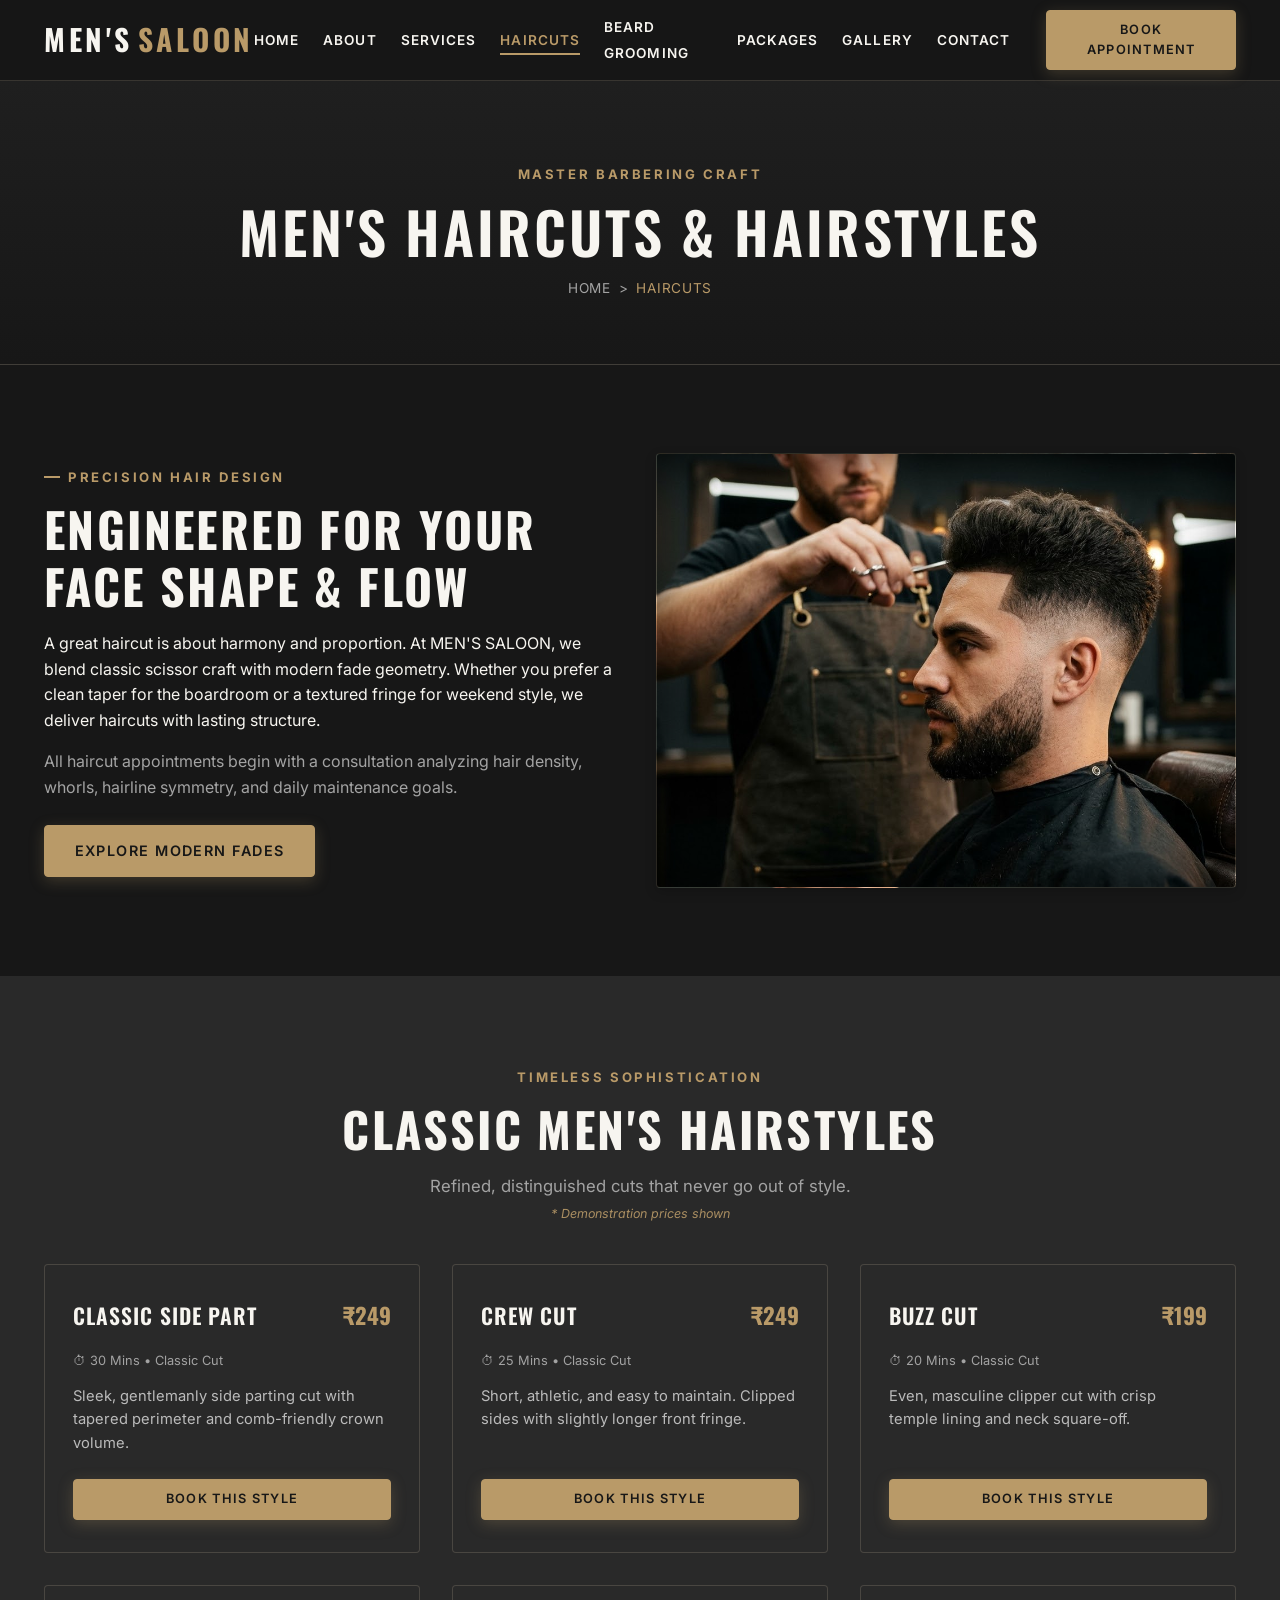
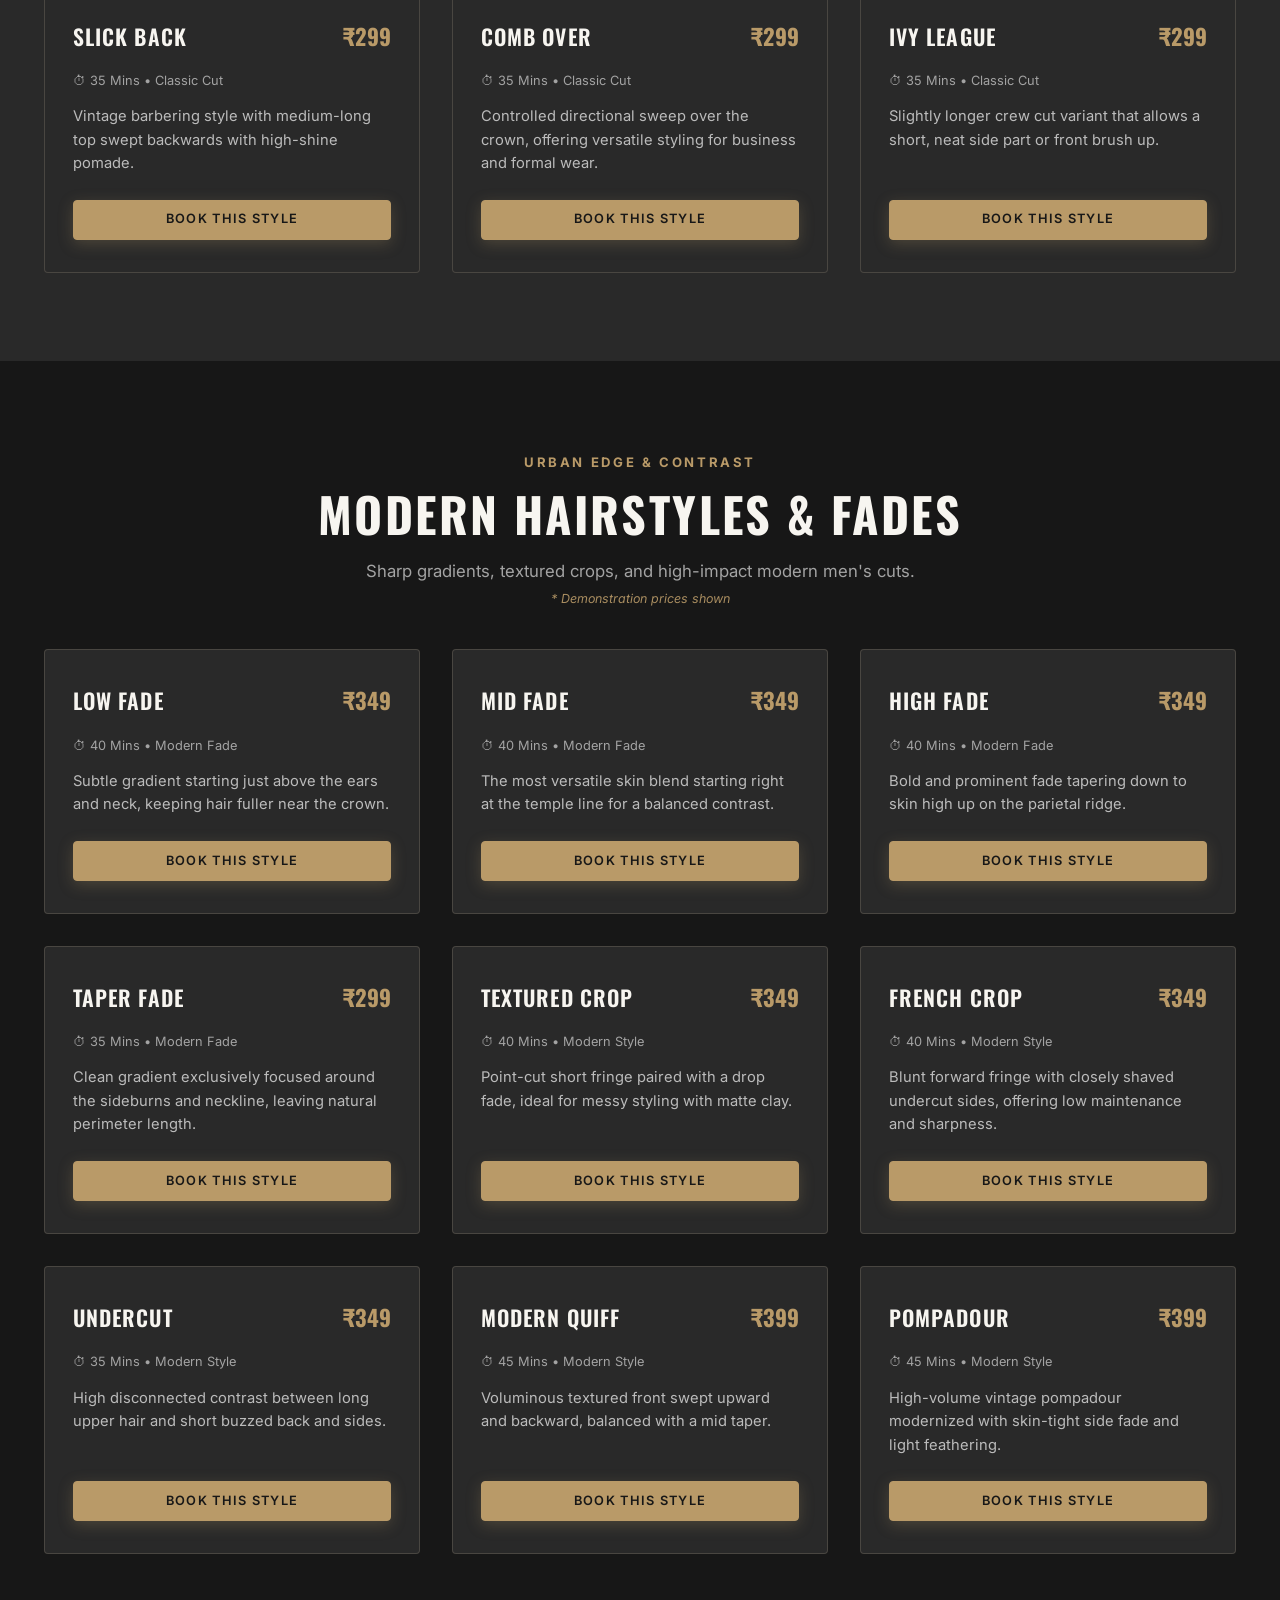
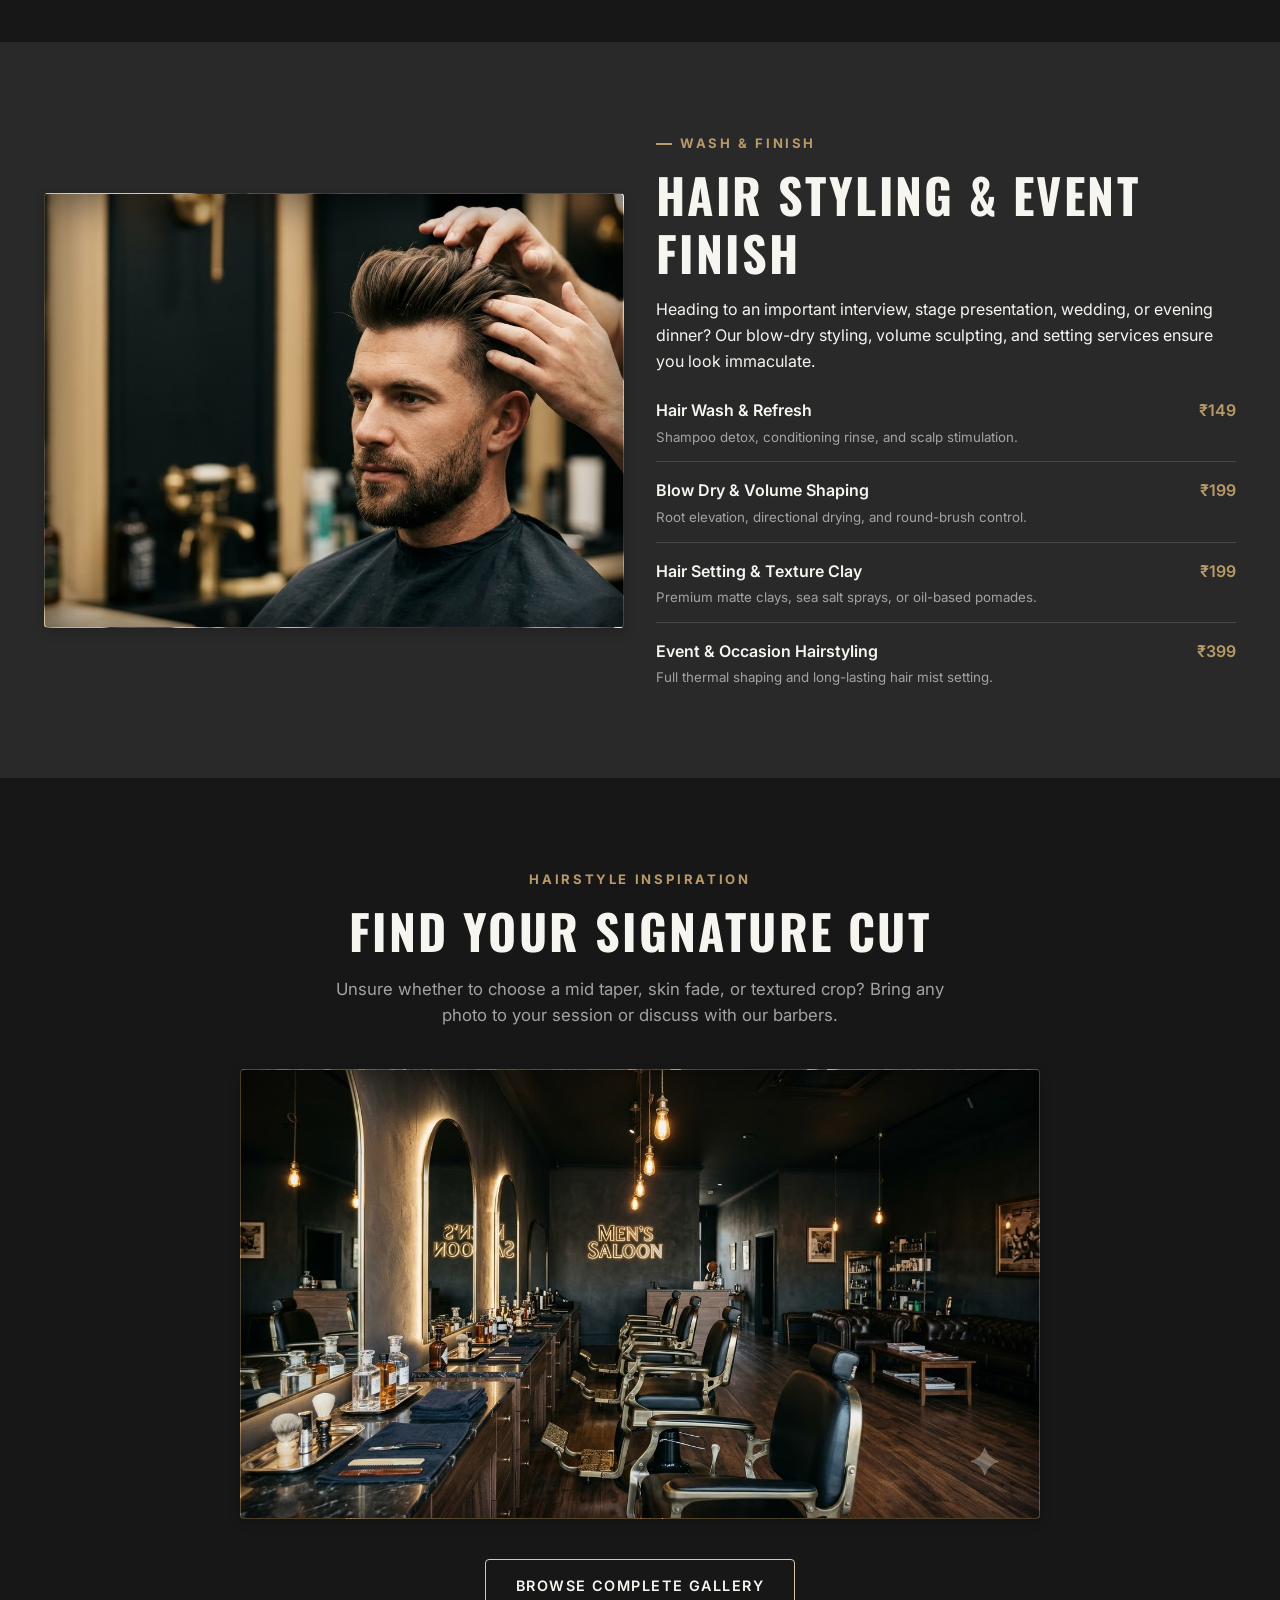
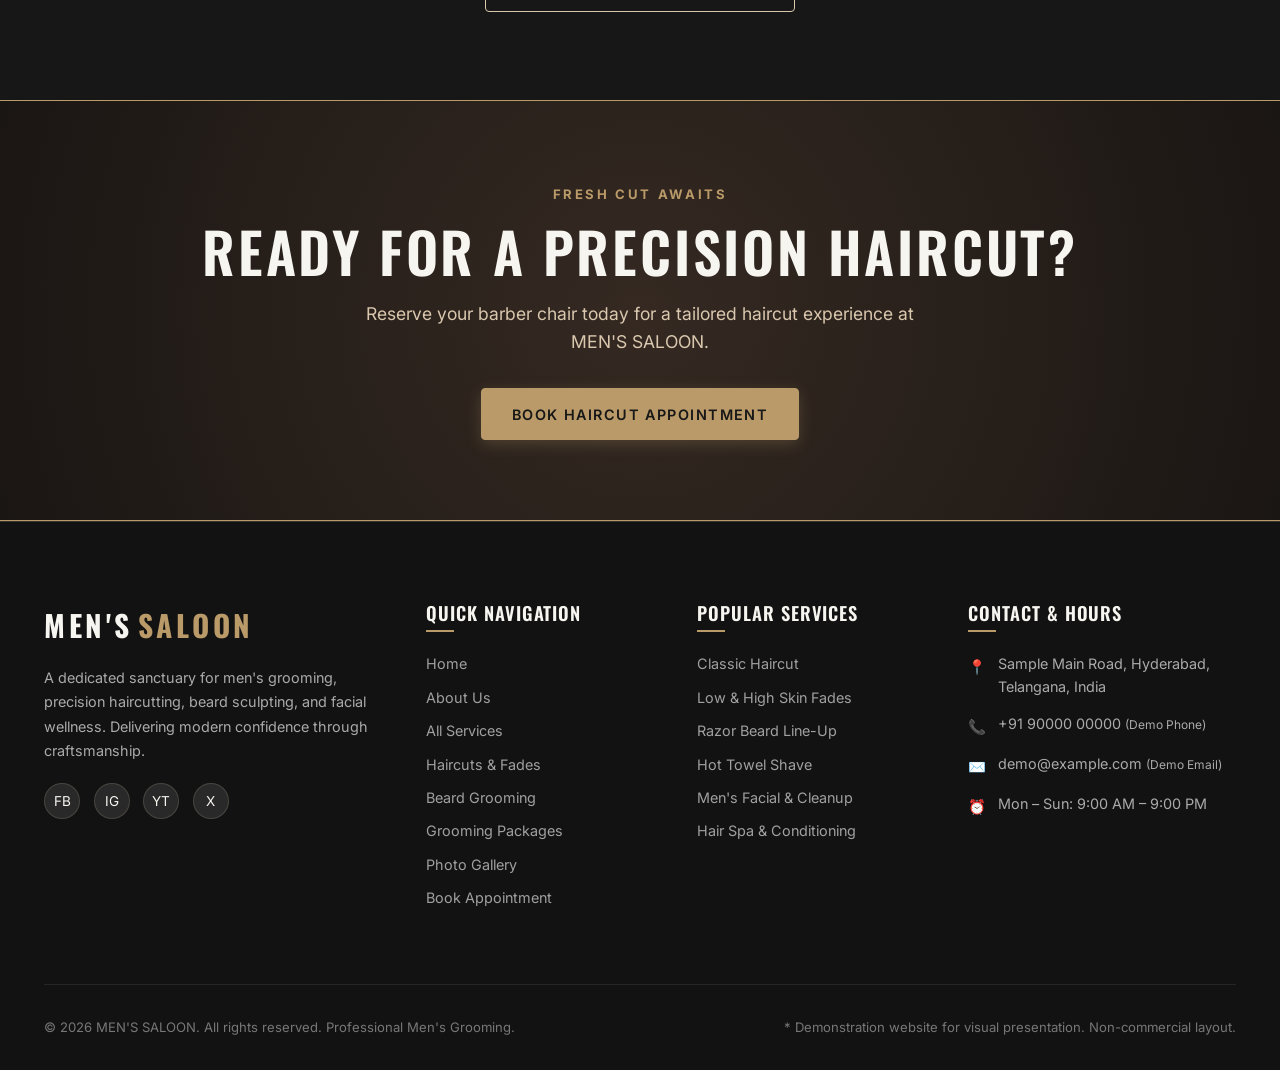
<file: haircuts.html>
<!DOCTYPE html>
<html lang="en">
<head>
  <meta charset="UTF-8">
  <meta name="viewport" content="width=device-width, initial-scale=1.0">
  <title>Men's Haircuts & Hairstyles | MEN'S SALOON</title>
  <meta name="description" content="Explore classic and modern men's haircuts at MEN'S SALOON. Skin fades, tapers, crops, textured pompadours, and styling with demonstration pricing.">
  <link rel="stylesheet" href="css/style.css">
  <link rel="preconnect" href="https://fonts.googleapis.com">
  <link rel="preconnect" href="https://fonts.gstatic.com" crossorigin>
  <link href="https://fonts.googleapis.com/css2?family=Inter:wght@300;400;500;600;700&family=Oswald:wght@400;500;600;700&display=swap" rel="stylesheet">
</head>
<body>

  <!-- Site Header -->
  <header class="site-header">
    <div class="container">
      <div class="nav-wrapper">
        <a href="index.html" class="logo-text" aria-label="MEN'S SALOON Homepage">
          MEN'S <span>SALOON</span>
        </a>

        <button class="menu-toggle" aria-label="Toggle navigation menu" aria-expanded="false">
          <span></span>
          <span></span>
          <span></span>
        </button>

        <nav class="main-nav" aria-label="Main Navigation">
          <ul class="nav-links">
            <li><a href="index.html" class="nav-link">Home</a></li>
            <li><a href="about.html" class="nav-link">About</a></li>
            <li><a href="services.html" class="nav-link">Services</a></li>
            <li><a href="haircuts.html" class="nav-link">Haircuts</a></li>
            <li><a href="beard-grooming.html" class="nav-link">Beard Grooming</a></li>
            <li><a href="packages.html" class="nav-link">Packages</a></li>
            <li><a href="gallery.html" class="nav-link">Gallery</a></li>
            <li><a href="contact.html" class="nav-link">Contact</a></li>
          </ul>
          <div class="nav-cta">
            <a href="contact.html" class="btn btn-primary btn-sm">Book Appointment</a>
          </div>
        </nav>
      </div>
    </div>
  </header>

  <main id="main-content">
    <!-- Banner -->
    <section class="page-banner">
      <div class="container">
        <span class="section-tag no-dash">Master Barbering Craft</span>
        <h1>Men's Haircuts & Hairstyles</h1>
        <div class="breadcrumb">
          <a href="index.html">Home</a> &gt; <span>Haircuts</span>
        </div>
      </div>
    </section>

    <!-- Haircut Spotlight: mens-haircut-placeholder & hair-styling-placeholder -->
    <section class="section-padding bg-black">
      <div class="container">
        <div class="grid-2">
          <div class="reveal-on-scroll">
            <span class="section-tag">Precision Hair Design</span>
            <h2 class="section-title">Engineered For Your Face Shape & Flow</h2>
            <p>
              A great haircut is about harmony and proportion. At MEN'S SALOON, we blend classic scissor craft with modern fade geometry. Whether you prefer a clean taper for the boardroom or a textured fringe for weekend style, we deliver haircuts with lasting structure.
            </p>
            <p style="color: var(--color-text-muted);">
              All haircut appointments begin with a consultation analyzing hair density, whorls, hairline symmetry, and daily maintenance goals.
            </p>
            <div style="margin-top: 1.5rem;">
              <a href="#modern-haircuts" class="btn btn-primary">Explore Modern Fades</a>
            </div>
          </div>

          <div class="reveal-on-scroll">
            <!-- PLACEHOLDER: mens-haircut-placeholder -->
            <div class="image-placeholder mens-haircut-placeholder aspect-4-3" role="img" aria-label="Men's Haircut Profile">
              <span>MENS HAIRCUT PROFILE</span>
              <small>Professional men's haircut with a modern hairstyle</small>
            </div>
          </div>
        </div>
      </div>
    </section>

    <!-- Section 1: Classic Hairstyles -->
    <section class="section-padding bg-charcoal">
      <div class="container">
        <div class="text-center reveal-on-scroll">
          <span class="section-tag no-dash">Timeless Sophistication</span>
          <h2 class="section-title">Classic Men's Hairstyles</h2>
          <p class="section-subtitle">
            Refined, distinguished cuts that never go out of style.
            <span class="demo-disclaimer">* Demonstration prices shown</span>
          </p>
        </div>

        <div class="grid-3 reveal-on-scroll">
          <div class="service-card">
            <div>
              <div class="service-card-header">
                <h3 class="service-card-title">Classic Side Part</h3>
                <span class="service-card-price">₹249</span>
              </div>
              <span class="service-card-duration">⏱ 30 Mins • Classic Cut</span>
              <p class="service-card-desc">Sleek, gentlemanly side parting cut with tapered perimeter and comb-friendly crown volume.</p>
            </div>
            <a href="contact.html?cat=haircuts&service=Classic%20Haircut" class="btn btn-primary btn-sm">Book This Style</a>
          </div>

          <div class="service-card">
            <div>
              <div class="service-card-header">
                <h3 class="service-card-title">Crew Cut</h3>
                <span class="service-card-price">₹249</span>
              </div>
              <span class="service-card-duration">⏱ 25 Mins • Classic Cut</span>
              <p class="service-card-desc">Short, athletic, and easy to maintain. Clipped sides with slightly longer front fringe.</p>
            </div>
            <a href="contact.html?cat=haircuts&service=Crew%20Cut" class="btn btn-primary btn-sm">Book This Style</a>
          </div>

          <div class="service-card">
            <div>
              <div class="service-card-header">
                <h3 class="service-card-title">Buzz Cut</h3>
                <span class="service-card-price">₹199</span>
              </div>
              <span class="service-card-duration">⏱ 20 Mins • Classic Cut</span>
              <p class="service-card-desc">Even, masculine clipper cut with crisp temple lining and neck square-off.</p>
            </div>
            <a href="contact.html?cat=haircuts&service=Buzz%20Cut" class="btn btn-primary btn-sm">Book This Style</a>
          </div>

          <div class="service-card">
            <div>
              <div class="service-card-header">
                <h3 class="service-card-title">Slick Back</h3>
                <span class="service-card-price">₹299</span>
              </div>
              <span class="service-card-duration">⏱ 35 Mins • Classic Cut</span>
              <p class="service-card-desc">Vintage barbering style with medium-long top swept backwards with high-shine pomade.</p>
            </div>
            <a href="contact.html?cat=haircuts&service=Classic%20Haircut" class="btn btn-primary btn-sm">Book This Style</a>
          </div>

          <div class="service-card">
            <div>
              <div class="service-card-header">
                <h3 class="service-card-title">Comb Over</h3>
                <span class="service-card-price">₹299</span>
              </div>
              <span class="service-card-duration">⏱ 35 Mins • Classic Cut</span>
              <p class="service-card-desc">Controlled directional sweep over the crown, offering versatile styling for business and formal wear.</p>
            </div>
            <a href="contact.html?cat=haircuts&service=Classic%20Haircut" class="btn btn-primary btn-sm">Book This Style</a>
          </div>

          <div class="service-card">
            <div>
              <div class="service-card-header">
                <h3 class="service-card-title">Ivy League</h3>
                <span class="service-card-price">₹299</span>
              </div>
              <span class="service-card-duration">⏱ 35 Mins • Classic Cut</span>
              <p class="service-card-desc">Slightly longer crew cut variant that allows a short, neat side part or front brush up.</p>
            </div>
            <a href="contact.html?cat=haircuts&service=Classic%20Haircut" class="btn btn-primary btn-sm">Book This Style</a>
          </div>
        </div>
      </div>
    </section>

    <!-- Section 2: Modern Hairstyles -->
    <section class="section-padding bg-black" id="modern-haircuts">
      <div class="container">
        <div class="text-center reveal-on-scroll">
          <span class="section-tag no-dash">Urban Edge & Contrast</span>
          <h2 class="section-title">Modern Hairstyles & Fades</h2>
          <p class="section-subtitle">
            Sharp gradients, textured crops, and high-impact modern men's cuts.
            <span class="demo-disclaimer">* Demonstration prices shown</span>
          </p>
        </div>

        <div class="grid-3 reveal-on-scroll">
          <div class="service-card">
            <div>
              <div class="service-card-header">
                <h3 class="service-card-title">Low Fade</h3>
                <span class="service-card-price">₹349</span>
              </div>
              <span class="service-card-duration">⏱ 40 Mins • Modern Fade</span>
              <p class="service-card-desc">Subtle gradient starting just above the ears and neck, keeping hair fuller near the crown.</p>
            </div>
            <a href="contact.html?cat=haircuts&service=Fade%20Haircut" class="btn btn-primary btn-sm">Book This Style</a>
          </div>

          <div class="service-card">
            <div>
              <div class="service-card-header">
                <h3 class="service-card-title">Mid Fade</h3>
                <span class="service-card-price">₹349</span>
              </div>
              <span class="service-card-duration">⏱ 40 Mins • Modern Fade</span>
              <p class="service-card-desc">The most versatile skin blend starting right at the temple line for a balanced contrast.</p>
            </div>
            <a href="contact.html?cat=haircuts&service=Fade%20Haircut" class="btn btn-primary btn-sm">Book This Style</a>
          </div>

          <div class="service-card">
            <div>
              <div class="service-card-header">
                <h3 class="service-card-title">High Fade</h3>
                <span class="service-card-price">₹349</span>
              </div>
              <span class="service-card-duration">⏱ 40 Mins • Modern Fade</span>
              <p class="service-card-desc">Bold and prominent fade tapering down to skin high up on the parietal ridge.</p>
            </div>
            <a href="contact.html?cat=haircuts&service=Fade%20Haircut" class="btn btn-primary btn-sm">Book This Style</a>
          </div>

          <div class="service-card">
            <div>
              <div class="service-card-header">
                <h3 class="service-card-title">Taper Fade</h3>
                <span class="service-card-price">₹299</span>
              </div>
              <span class="service-card-duration">⏱ 35 Mins • Modern Fade</span>
              <p class="service-card-desc">Clean gradient exclusively focused around the sideburns and neckline, leaving natural perimeter length.</p>
            </div>
            <a href="contact.html?cat=haircuts&service=Taper%20Haircut" class="btn btn-primary btn-sm">Book This Style</a>
          </div>

          <div class="service-card">
            <div>
              <div class="service-card-header">
                <h3 class="service-card-title">Textured Crop</h3>
                <span class="service-card-price">₹349</span>
              </div>
              <span class="service-card-duration">⏱ 40 Mins • Modern Style</span>
              <p class="service-card-desc">Point-cut short fringe paired with a drop fade, ideal for messy styling with matte clay.</p>
            </div>
            <a href="contact.html?cat=haircuts&service=Textured%20Crop" class="btn btn-primary btn-sm">Book This Style</a>
          </div>

          <div class="service-card">
            <div>
              <div class="service-card-header">
                <h3 class="service-card-title">French Crop</h3>
                <span class="service-card-price">₹349</span>
              </div>
              <span class="service-card-duration">⏱ 40 Mins • Modern Style</span>
              <p class="service-card-desc">Blunt forward fringe with closely shaved undercut sides, offering low maintenance and sharpness.</p>
            </div>
            <a href="contact.html?cat=haircuts&service=Textured%20Crop" class="btn btn-primary btn-sm">Book This Style</a>
          </div>

          <div class="service-card">
            <div>
              <div class="service-card-header">
                <h3 class="service-card-title">Undercut</h3>
                <span class="service-card-price">₹349</span>
              </div>
              <span class="service-card-duration">⏱ 35 Mins • Modern Style</span>
              <p class="service-card-desc">High disconnected contrast between long upper hair and short buzzed back and sides.</p>
            </div>
            <a href="contact.html?cat=haircuts&service=Pompadour" class="btn btn-primary btn-sm">Book This Style</a>
          </div>

          <div class="service-card">
            <div>
              <div class="service-card-header">
                <h3 class="service-card-title">Modern Quiff</h3>
                <span class="service-card-price">₹399</span>
              </div>
              <span class="service-card-duration">⏱ 45 Mins • Modern Style</span>
              <p class="service-card-desc">Voluminous textured front swept upward and backward, balanced with a mid taper.</p>
            </div>
            <a href="contact.html?cat=haircuts&service=Pompadour" class="btn btn-primary btn-sm">Book This Style</a>
          </div>

          <div class="service-card">
            <div>
              <div class="service-card-header">
                <h3 class="service-card-title">Pompadour</h3>
                <span class="service-card-price">₹399</span>
              </div>
              <span class="service-card-duration">⏱ 45 Mins • Modern Style</span>
              <p class="service-card-desc">High-volume vintage pompadour modernized with skin-tight side fade and light feathering.</p>
            </div>
            <a href="contact.html?cat=haircuts&service=Pompadour" class="btn btn-primary btn-sm">Book This Style</a>
          </div>
        </div>
      </div>
    </section>

    <!-- Section 3: Hair Styling Services -->
    <section class="section-padding bg-charcoal">
      <div class="container">
        <div class="grid-2">
          <div class="reveal-on-scroll">
            <!-- PLACEHOLDER: hair-styling-placeholder -->
            <div class="image-placeholder hair-styling-placeholder aspect-4-3" role="img" aria-label="Hair Styling & Finishing">
              <span>HAIR STYLING SERVICE</span>
              <small>Modern men's hairstyle with professional finishing</small>
            </div>
          </div>

          <div class="reveal-on-scroll">
            <span class="section-tag">Wash & Finish</span>
            <h2 class="section-title">Hair Styling & Event Finish</h2>
            <p>
              Heading to an important interview, stage presentation, wedding, or evening dinner? Our blow-dry styling, volume sculpting, and setting services ensure you look immaculate.
            </p>
            <div style="display: flex; flex-direction: column; gap: 1rem; margin-top: 1.5rem;">
              <div style="border-bottom: 1px solid var(--color-border); padding-bottom: 0.75rem;">
                <div style="display: flex; justify-content: space-between; font-weight: 600;">
                  <span>Hair Wash & Refresh</span>
                  <span class="text-gold">₹149</span>
                </div>
                <small style="color: var(--color-text-muted);">Shampoo detox, conditioning rinse, and scalp stimulation.</small>
              </div>

              <div style="border-bottom: 1px solid var(--color-border); padding-bottom: 0.75rem;">
                <div style="display: flex; justify-content: space-between; font-weight: 600;">
                  <span>Blow Dry & Volume Shaping</span>
                  <span class="text-gold">₹199</span>
                </div>
                <small style="color: var(--color-text-muted);">Root elevation, directional drying, and round-brush control.</small>
              </div>

              <div style="border-bottom: 1px solid var(--color-border); padding-bottom: 0.75rem;">
                <div style="display: flex; justify-content: space-between; font-weight: 600;">
                  <span>Hair Setting & Texture Clay</span>
                  <span class="text-gold">₹199</span>
                </div>
                <small style="color: var(--color-text-muted);">Premium matte clays, sea salt sprays, or oil-based pomades.</small>
              </div>

              <div>
                <div style="display: flex; justify-content: space-between; font-weight: 600;">
                  <span>Event & Occasion Hairstyling</span>
                  <span class="text-gold">₹399</span>
                </div>
                <small style="color: var(--color-text-muted);">Full thermal shaping and long-lasting hair mist setting.</small>
              </div>
            </div>
          </div>
        </div>
      </div>
    </section>

    <!-- Hair Inspiration Showcase: mens-salon-hero-placeholder -->
    <section class="section-padding bg-black">
      <div class="container text-center reveal-on-scroll">
        <span class="section-tag no-dash">Hairstyle Inspiration</span>
        <h2 class="section-title">Find Your Signature Cut</h2>
        <p class="section-subtitle">
          Unsure whether to choose a mid taper, skin fade, or textured crop? Bring any photo to your session or discuss with our barbers.
        </p>
        <div style="max-width: 800px; margin: 0 auto 2.5rem;">
          <!-- PLACEHOLDER: mens-salon-hero-placeholder -->
          <div class="image-placeholder mens-salon-hero-placeholder aspect-16-9" role="img" aria-label="Hairstyle Inspiration Salon Atmosphere">
            <span>BARBER CHAIR EXPERIENCE</span>
            <small>Stylish modern men's barbershop interior with barber chairs and mirrors</small>
          </div>
        </div>
        <a href="gallery.html" class="btn btn-secondary">Browse Complete Gallery</a>
      </div>
    </section>

    <!-- Call to Action Banner -->
    <section class="cta-banner">
      <div class="container">
        <div class="reveal-on-scroll">
          <span class="section-tag no-dash">Fresh Cut Awaits</span>
          <h2>Ready For A Precision Haircut?</h2>
          <p>
            Reserve your barber chair today for a tailored haircut experience at MEN'S SALOON.
          </p>
          <a href="contact.html" class="btn btn-primary">Book Haircut Appointment</a>
        </div>
      </div>
    </section>
  </main>

  <!-- Site Footer -->
  <footer class="site-footer">
    <div class="container">
      <div class="footer-grid">
        <div class="footer-col">
          <div class="logo-text" style="margin-bottom: 1rem;">
            MEN'S <span>SALOON</span>
          </div>
          <p>
            A dedicated sanctuary for men's grooming, precision haircutting, beard sculpting, and facial wellness. Delivering modern confidence through craftsmanship.
          </p>
          <div class="social-links">
            <a href="contact.html" class="social-link" aria-label="Social Link Facebook">FB</a>
            <a href="contact.html" class="social-link" aria-label="Social Link Instagram">IG</a>
            <a href="contact.html" class="social-link" aria-label="Social Link YouTube">YT</a>
            <a href="contact.html" class="social-link" aria-label="Social Link Twitter">X</a>
          </div>
        </div>

        <div class="footer-col">
          <h4>Quick Navigation</h4>
          <ul class="footer-links">
            <li><a href="index.html">Home</a></li>
            <li><a href="about.html">About Us</a></li>
            <li><a href="services.html">All Services</a></li>
            <li><a href="haircuts.html">Haircuts & Fades</a></li>
            <li><a href="beard-grooming.html">Beard Grooming</a></li>
            <li><a href="packages.html">Grooming Packages</a></li>
            <li><a href="gallery.html">Photo Gallery</a></li>
            <li><a href="contact.html">Book Appointment</a></li>
          </ul>
        </div>

        <div class="footer-col">
          <h4>Popular Services</h4>
          <ul class="footer-links">
            <li><a href="services.html">Classic Haircut</a></li>
            <li><a href="haircuts.html">Low & High Skin Fades</a></li>
            <li><a href="beard-grooming.html">Razor Beard Line-Up</a></li>
            <li><a href="beard-grooming.html">Hot Towel Shave</a></li>
            <li><a href="services.html">Men's Facial & Cleanup</a></li>
            <li><a href="services.html">Hair Spa & Conditioning</a></li>
          </ul>
        </div>

        <div class="footer-col">
          <h4>Contact & Hours</h4>
          <div class="footer-contact-item">
            <span class="icon">📍</span>
            <span>Sample Main Road, Hyderabad, Telangana, India</span>
          </div>
          <div class="footer-contact-item">
            <span class="icon">📞</span>
            <span>+91 90000 00000 <small>(Demo Phone)</small></span>
          </div>
          <div class="footer-contact-item">
            <span class="icon">✉️</span>
            <span>demo@example.com <small>(Demo Email)</small></span>
          </div>
          <div class="footer-contact-item">
            <span class="icon">⏰</span>
            <span>Mon – Sun: 9:00 AM – 9:00 PM</span>
          </div>
        </div>
      </div>

      <div class="footer-bottom">
        <div>
          &copy; 2026 MEN'S SALOON. All rights reserved. Professional Men's Grooming.
        </div>
        <div>
          * Demonstration website for visual presentation. Non-commercial layout.
        </div>
      </div>
    </div>
  </footer>

  <button class="scroll-top-btn" aria-label="Scroll to top of page">↑</button>

  <script src="js/script.js"></script>
</body>
</html>
</file>
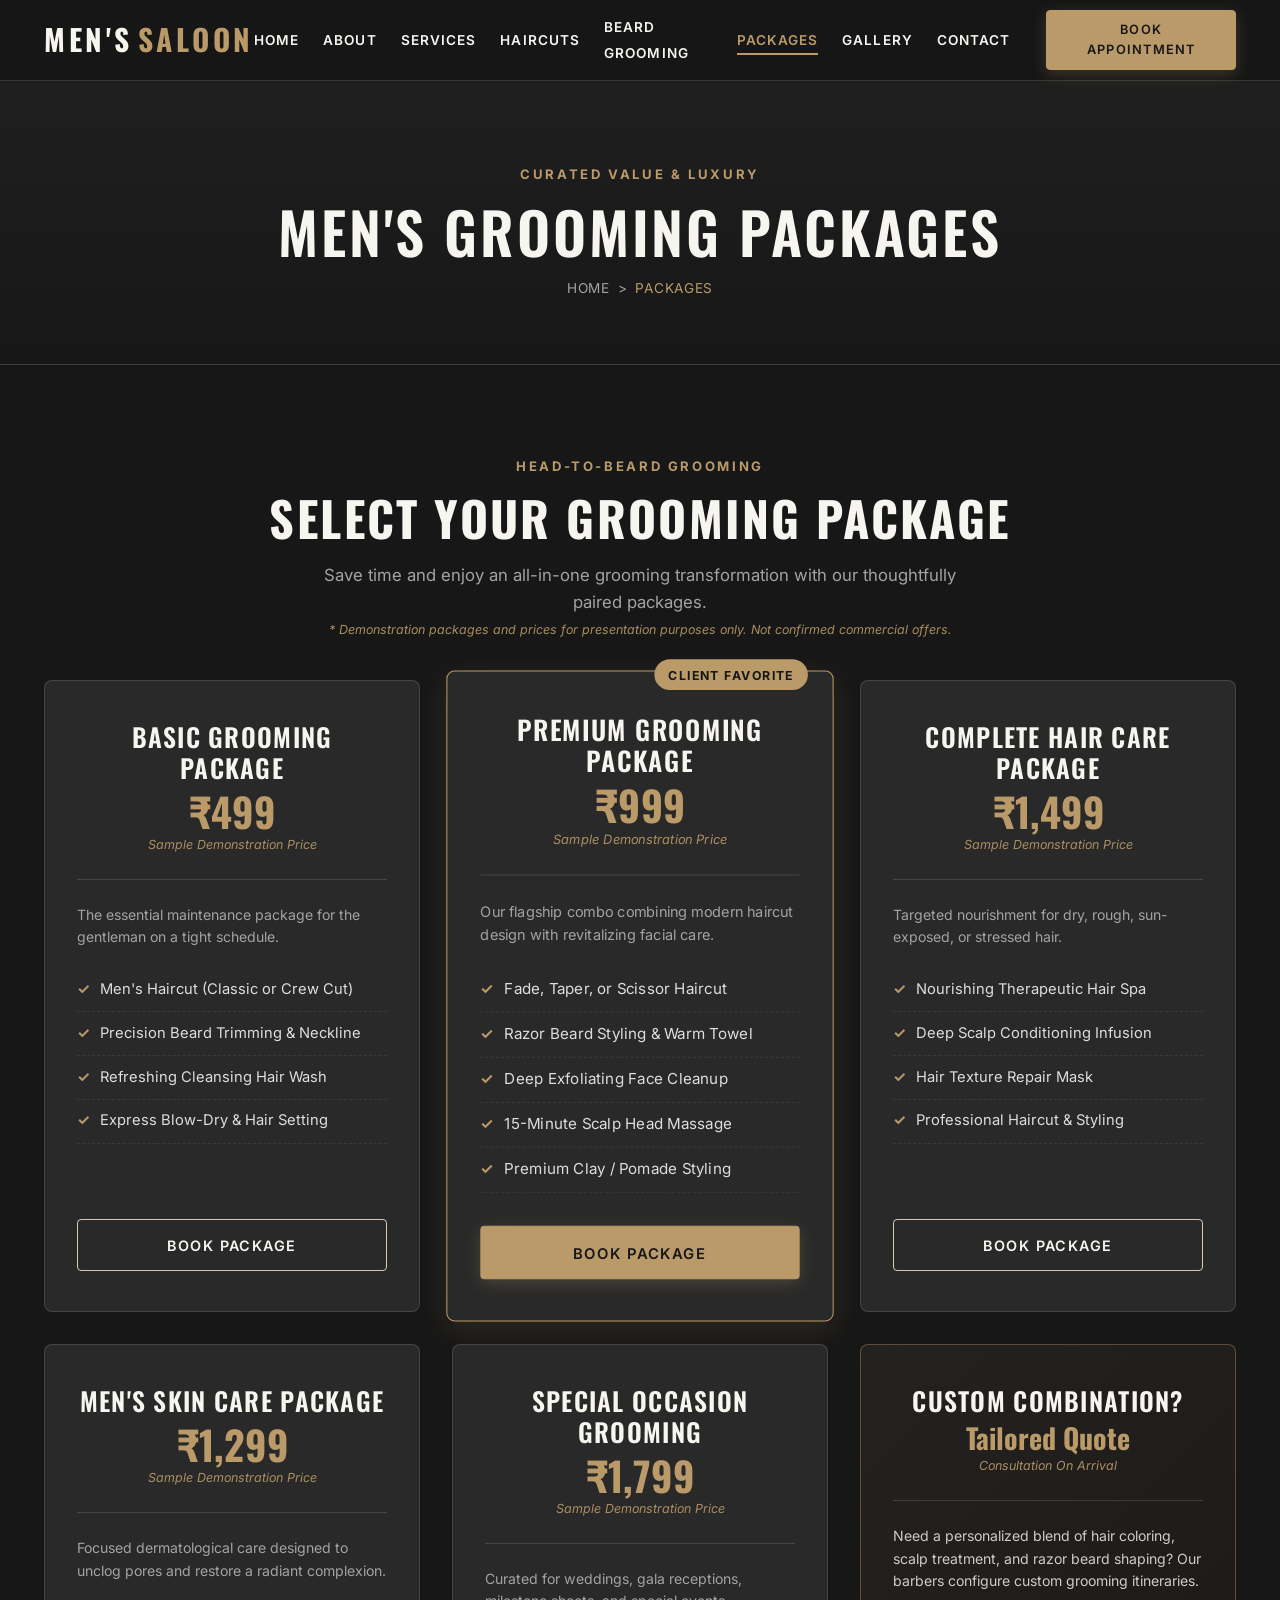
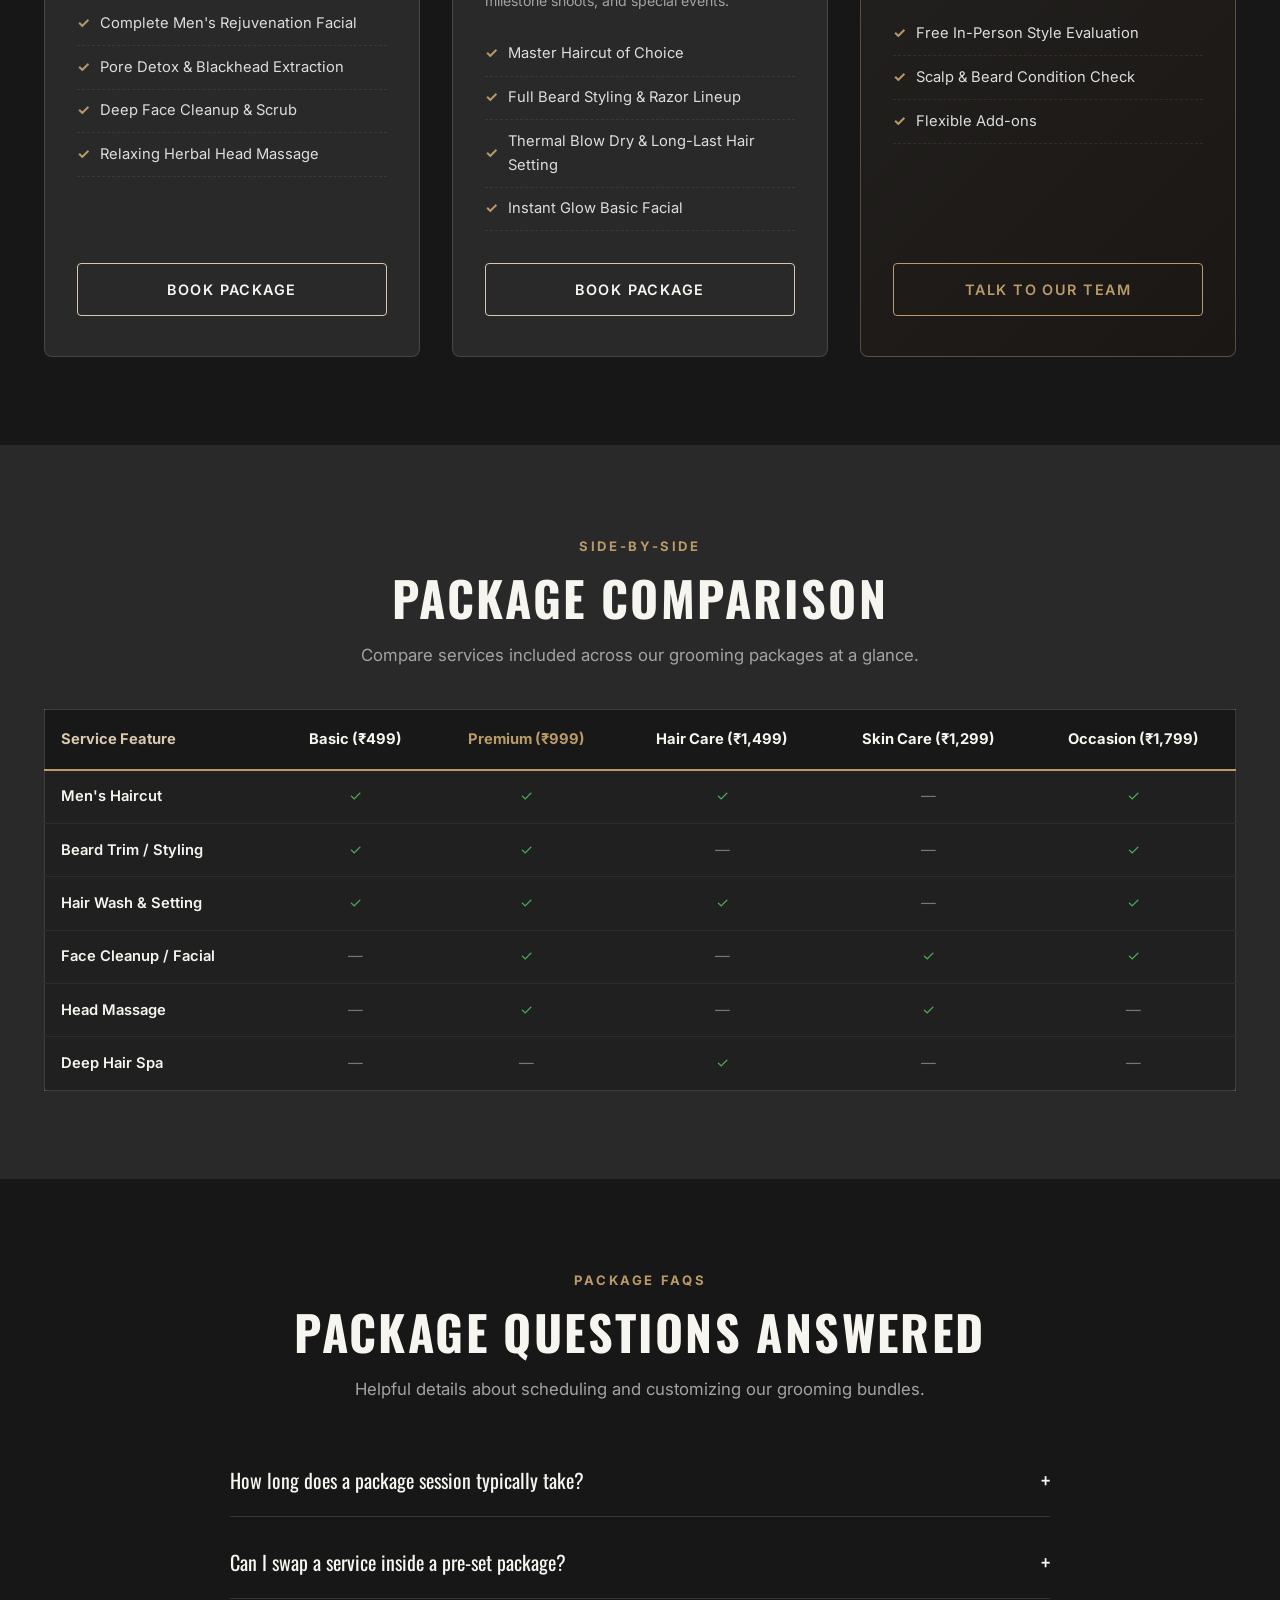
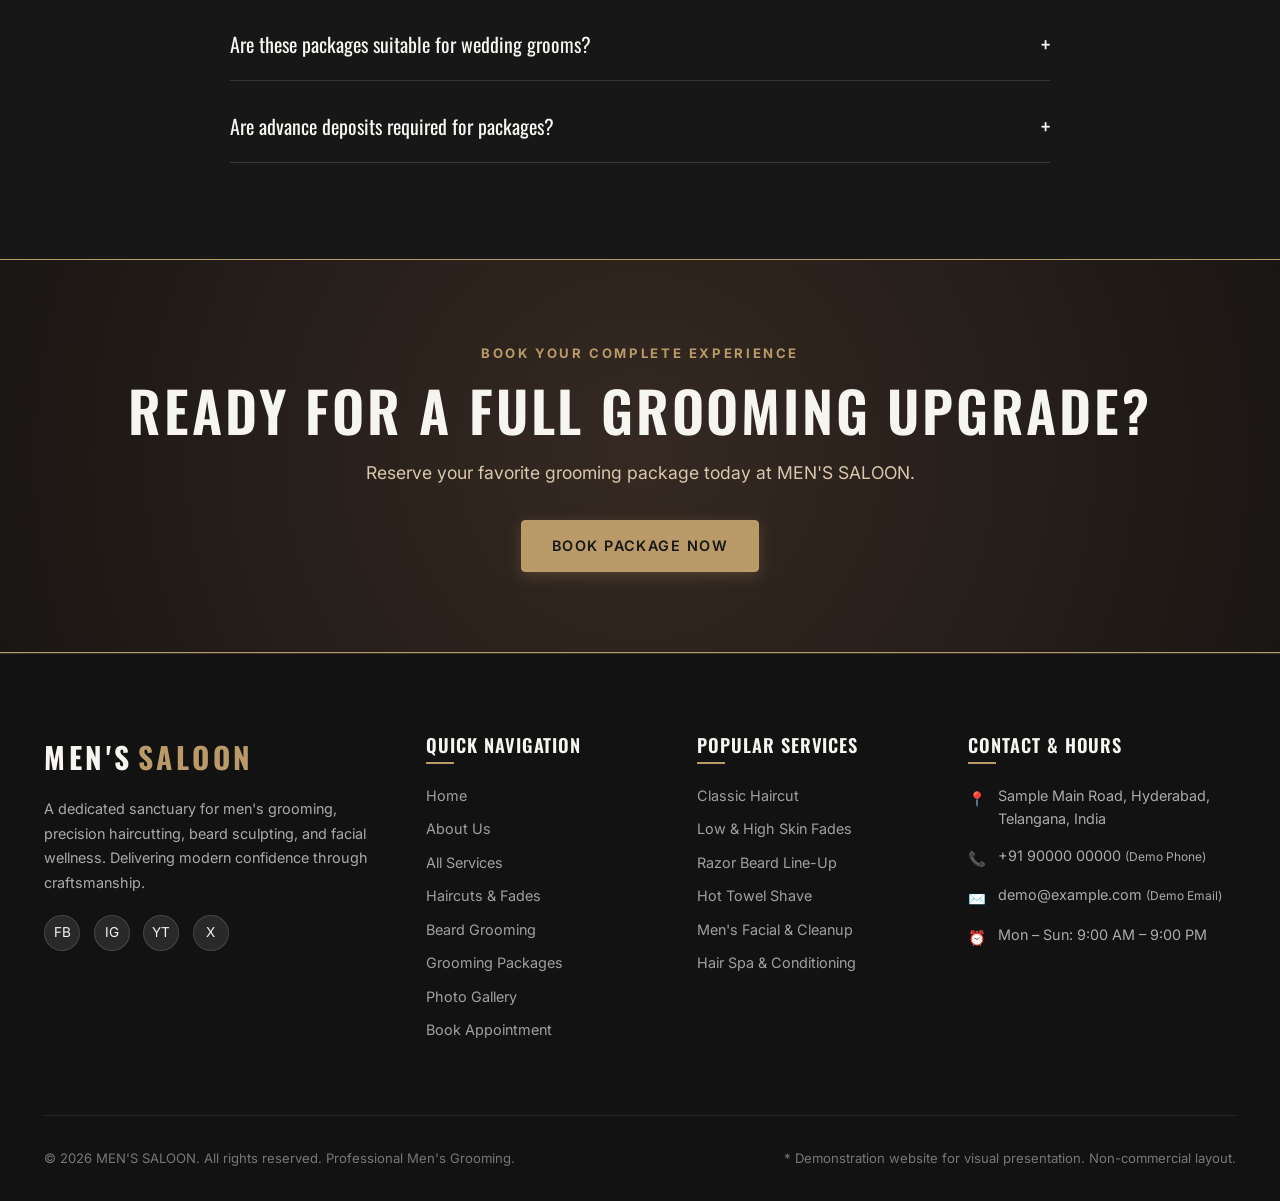
<file: packages.html>
<!DOCTYPE html>
<html lang="en">
<head>
  <meta charset="UTF-8">
  <meta name="viewport" content="width=device-width, initial-scale=1.0">
  <title>Grooming Packages | MEN'S SALOON - Curated Bundles & FAQs</title>
  <meta name="description" content="Discover curated men's grooming packages at MEN'S SALOON. Haircuts, beard styling, hair spa, skin care, and occasion bundles with illustrative demonstration prices.">
  <link rel="stylesheet" href="css/style.css">
  <link rel="preconnect" href="https://fonts.googleapis.com">
  <link rel="preconnect" href="https://fonts.gstatic.com" crossorigin>
  <link href="https://fonts.googleapis.com/css2?family=Inter:wght@300;400;500;600;700&family=Oswald:wght@400;500;600;700&display=swap" rel="stylesheet">
</head>
<body>

  <!-- Site Header -->
  <header class="site-header">
    <div class="container">
      <div class="nav-wrapper">
        <a href="index.html" class="logo-text" aria-label="MEN'S SALOON Homepage">
          MEN'S <span>SALOON</span>
        </a>

        <button class="menu-toggle" aria-label="Toggle navigation menu" aria-expanded="false">
          <span></span>
          <span></span>
          <span></span>
        </button>

        <nav class="main-nav" aria-label="Main Navigation">
          <ul class="nav-links">
            <li><a href="index.html" class="nav-link">Home</a></li>
            <li><a href="about.html" class="nav-link">About</a></li>
            <li><a href="services.html" class="nav-link">Services</a></li>
            <li><a href="haircuts.html" class="nav-link">Haircuts</a></li>
            <li><a href="beard-grooming.html" class="nav-link">Beard Grooming</a></li>
            <li><a href="packages.html" class="nav-link">Packages</a></li>
            <li><a href="gallery.html" class="nav-link">Gallery</a></li>
            <li><a href="contact.html" class="nav-link">Contact</a></li>
          </ul>
          <div class="nav-cta">
            <a href="contact.html" class="btn btn-primary btn-sm">Book Appointment</a>
          </div>
        </nav>
      </div>
    </div>
  </header>

  <main id="main-content">
    <!-- Banner -->
    <section class="page-banner">
      <div class="container">
        <span class="section-tag no-dash">Curated Value & Luxury</span>
        <h1>Men's Grooming Packages</h1>
        <div class="breadcrumb">
          <a href="index.html">Home</a> &gt; <span>Packages</span>
        </div>
      </div>
    </section>

    <!-- Packages Grid Section -->
    <section class="section-padding bg-black">
      <div class="container">
        <div class="text-center reveal-on-scroll">
          <span class="section-tag no-dash">Head-To-Beard Grooming</span>
          <h2 class="section-title">Select Your Grooming Package</h2>
          <p class="section-subtitle">
            Save time and enjoy an all-in-one grooming transformation with our thoughtfully paired packages.
            <span class="demo-disclaimer">* Demonstration packages and prices for presentation purposes only. Not confirmed commercial offers.</span>
          </p>
        </div>

        <div class="grid-3 reveal-on-scroll">
          <!-- Package 1: Basic Grooming Package -->
          <div class="package-card">
            <div class="package-header">
              <h3 class="package-title">Basic Grooming Package</h3>
              <div class="package-price">₹499</div>
              <span class="demo-disclaimer">Sample Demonstration Price</span>
            </div>
            <p style="font-size: 0.88rem; color: #a3a3a3; margin-bottom: 1.25rem;">
              The essential maintenance package for the gentleman on a tight schedule.
            </p>
            <ul class="package-features">
              <li><span class="check">✓</span> Men's Haircut (Classic or Crew Cut)</li>
              <li><span class="check">✓</span> Precision Beard Trimming & Neckline</li>
              <li><span class="check">✓</span> Refreshing Cleansing Hair Wash</li>
              <li><span class="check">✓</span> Express Blow-Dry & Hair Setting</li>
            </ul>
            <a href="contact.html?cat=packages&service=Basic%20Grooming%20Package" class="btn btn-secondary">Book Package</a>
          </div>

          <!-- Package 2: Premium Grooming Package -->
          <div class="package-card featured">
            <span class="package-badge">Client Favorite</span>
            <div class="package-header">
              <h3 class="package-title">Premium Grooming Package</h3>
              <div class="package-price">₹999</div>
              <span class="demo-disclaimer">Sample Demonstration Price</span>
            </div>
            <p style="font-size: 0.88rem; color: #a3a3a3; margin-bottom: 1.25rem;">
              Our flagship combo combining modern haircut design with revitalizing facial care.
            </p>
            <ul class="package-features">
              <li><span class="check">✓</span> Fade, Taper, or Scissor Haircut</li>
              <li><span class="check">✓</span> Razor Beard Styling & Warm Towel</li>
              <li><span class="check">✓</span> Deep Exfoliating Face Cleanup</li>
              <li><span class="check">✓</span> 15-Minute Scalp Head Massage</li>
              <li><span class="check">✓</span> Premium Clay / Pomade Styling</li>
            </ul>
            <a href="contact.html?cat=packages&service=Premium%20Grooming%20Package" class="btn btn-primary">Book Package</a>
          </div>

          <!-- Package 3: Complete Hair Care Package -->
          <div class="package-card">
            <div class="package-header">
              <h3 class="package-title">Complete Hair Care Package</h3>
              <div class="package-price">₹1,499</div>
              <span class="demo-disclaimer">Sample Demonstration Price</span>
            </div>
            <p style="font-size: 0.88rem; color: #a3a3a3; margin-bottom: 1.25rem;">
              Targeted nourishment for dry, rough, sun-exposed, or stressed hair.
            </p>
            <ul class="package-features">
              <li><span class="check">✓</span> Nourishing Therapeutic Hair Spa</li>
              <li><span class="check">✓</span> Deep Scalp Conditioning Infusion</li>
              <li><span class="check">✓</span> Hair Texture Repair Mask</li>
              <li><span class="check">✓</span> Professional Haircut & Styling</li>
            </ul>
            <a href="contact.html?cat=packages&service=Complete%20Hair%20Care%20Package" class="btn btn-secondary">Book Package</a>
          </div>

          <!-- Package 4: Men's Skin Care Package -->
          <div class="package-card">
            <div class="package-header">
              <h3 class="package-title">Men's Skin Care Package</h3>
              <div class="package-price">₹1,299</div>
              <span class="demo-disclaimer">Sample Demonstration Price</span>
            </div>
            <p style="font-size: 0.88rem; color: #a3a3a3; margin-bottom: 1.25rem;">
              Focused dermatological care designed to unclog pores and restore a radiant complexion.
            </p>
            <ul class="package-features">
              <li><span class="check">✓</span> Complete Men's Rejuvenation Facial</li>
              <li><span class="check">✓</span> Pore Detox & Blackhead Extraction</li>
              <li><span class="check">✓</span> Deep Face Cleanup & Scrub</li>
              <li><span class="check">✓</span> Relaxing Herbal Head Massage</li>
            </ul>
            <a href="contact.html?cat=packages&service=Men%27s%20Skin%20Care%20Package" class="btn btn-secondary">Book Package</a>
          </div>

          <!-- Package 5: Special Occasion Grooming -->
          <div class="package-card">
            <div class="package-header">
              <h3 class="package-title">Special Occasion Grooming</h3>
              <div class="package-price">₹1,799</div>
              <span class="demo-disclaimer">Sample Demonstration Price</span>
            </div>
            <p style="font-size: 0.88rem; color: #a3a3a3; margin-bottom: 1.25rem;">
              Curated for weddings, gala receptions, milestone shoots, and special events.
            </p>
            <ul class="package-features">
              <li><span class="check">✓</span> Master Haircut of Choice</li>
              <li><span class="check">✓</span> Full Beard Styling & Razor Lineup</li>
              <li><span class="check">✓</span> Thermal Blow Dry & Long-Last Hair Setting</li>
              <li><span class="check">✓</span> Instant Glow Basic Facial</li>
            </ul>
            <a href="contact.html?cat=packages&service=Special%20Occasion%20Grooming" class="btn btn-secondary">Book Package</a>
          </div>

          <!-- Package Comparison Highlights Box -->
          <div class="package-card" style="background: linear-gradient(135deg, #242220 0%, #1a1715 100%); border-color: rgba(185, 154, 104, 0.4);">
            <div class="package-header">
              <h3 class="package-title">Custom Combination?</h3>
              <div class="package-price" style="font-size: 1.75rem;">Tailored Quote</div>
              <span class="demo-disclaimer">Consultation On Arrival</span>
            </div>
            <p style="font-size: 0.88rem; color: #ccc; margin-bottom: 1.25rem;">
              Need a personalized blend of hair coloring, scalp treatment, and razor beard shaping? Our barbers configure custom grooming itineraries.
            </p>
            <ul class="package-features">
              <li><span class="check">✓</span> Free In-Person Style Evaluation</li>
              <li><span class="check">✓</span> Scalp & Beard Condition Check</li>
              <li><span class="check">✓</span> Flexible Add-ons</li>
            </ul>
            <a href="contact.html" class="btn btn-outline-gold">Talk To Our Team</a>
          </div>
        </div>
      </div>
    </section>

    <!-- Package Comparison Table Section -->
    <section class="section-padding bg-charcoal">
      <div class="container">
        <div class="text-center reveal-on-scroll">
          <span class="section-tag no-dash">Side-by-Side</span>
          <h2 class="section-title">Package Comparison</h2>
          <p class="section-subtitle">
            Compare services included across our grooming packages at a glance.
          </p>
        </div>

        <div style="overflow-x: auto;" class="reveal-on-scroll">
          <table style="width: 100%; border-collapse: collapse; text-align: left; font-size: 0.92rem; background: #202020; border: 1px solid var(--color-border); border-radius: 6px;">
            <thead>
              <tr style="border-bottom: 2px solid var(--color-muted-gold); background: #181818;">
                <th style="padding: 1.1rem 1rem; color: var(--color-warm-beige);">Service Feature</th>
                <th style="padding: 1.1rem 1rem; text-align: center; color: var(--color-off-white);">Basic (₹499)</th>
                <th style="padding: 1.1rem 1rem; text-align: center; color: var(--color-muted-gold);">Premium (₹999)</th>
                <th style="padding: 1.1rem 1rem; text-align: center; color: var(--color-off-white);">Hair Care (₹1,499)</th>
                <th style="padding: 1.1rem 1rem; text-align: center; color: var(--color-off-white);">Skin Care (₹1,299)</th>
                <th style="padding: 1.1rem 1rem; text-align: center; color: var(--color-off-white);">Occasion (₹1,799)</th>
              </tr>
            </thead>
            <tbody>
              <tr style="border-bottom: 1px solid rgba(255,255,255,0.06);">
                <td style="padding: 0.9rem 1rem; font-weight: 600;">Men's Haircut</td>
                <td style="padding: 0.9rem 1rem; text-align: center; color: #4caf50;">✓</td>
                <td style="padding: 0.9rem 1rem; text-align: center; color: #4caf50;">✓</td>
                <td style="padding: 0.9rem 1rem; text-align: center; color: #4caf50;">✓</td>
                <td style="padding: 0.9rem 1rem; text-align: center; color: #777;">—</td>
                <td style="padding: 0.9rem 1rem; text-align: center; color: #4caf50;">✓</td>
              </tr>
              <tr style="border-bottom: 1px solid rgba(255,255,255,0.06);">
                <td style="padding: 0.9rem 1rem; font-weight: 600;">Beard Trim / Styling</td>
                <td style="padding: 0.9rem 1rem; text-align: center; color: #4caf50;">✓</td>
                <td style="padding: 0.9rem 1rem; text-align: center; color: #4caf50;">✓</td>
                <td style="padding: 0.9rem 1rem; text-align: center; color: #777;">—</td>
                <td style="padding: 0.9rem 1rem; text-align: center; color: #777;">—</td>
                <td style="padding: 0.9rem 1rem; text-align: center; color: #4caf50;">✓</td>
              </tr>
              <tr style="border-bottom: 1px solid rgba(255,255,255,0.06);">
                <td style="padding: 0.9rem 1rem; font-weight: 600;">Hair Wash & Setting</td>
                <td style="padding: 0.9rem 1rem; text-align: center; color: #4caf50;">✓</td>
                <td style="padding: 0.9rem 1rem; text-align: center; color: #4caf50;">✓</td>
                <td style="padding: 0.9rem 1rem; text-align: center; color: #4caf50;">✓</td>
                <td style="padding: 0.9rem 1rem; text-align: center; color: #777;">—</td>
                <td style="padding: 0.9rem 1rem; text-align: center; color: #4caf50;">✓</td>
              </tr>
              <tr style="border-bottom: 1px solid rgba(255,255,255,0.06);">
                <td style="padding: 0.9rem 1rem; font-weight: 600;">Face Cleanup / Facial</td>
                <td style="padding: 0.9rem 1rem; text-align: center; color: #777;">—</td>
                <td style="padding: 0.9rem 1rem; text-align: center; color: #4caf50;">✓</td>
                <td style="padding: 0.9rem 1rem; text-align: center; color: #777;">—</td>
                <td style="padding: 0.9rem 1rem; text-align: center; color: #4caf50;">✓</td>
                <td style="padding: 0.9rem 1rem; text-align: center; color: #4caf50;">✓</td>
              </tr>
              <tr style="border-bottom: 1px solid rgba(255,255,255,0.06);">
                <td style="padding: 0.9rem 1rem; font-weight: 600;">Head Massage</td>
                <td style="padding: 0.9rem 1rem; text-align: center; color: #777;">—</td>
                <td style="padding: 0.9rem 1rem; text-align: center; color: #4caf50;">✓</td>
                <td style="padding: 0.9rem 1rem; text-align: center; color: #777;">—</td>
                <td style="padding: 0.9rem 1rem; text-align: center; color: #4caf50;">✓</td>
                <td style="padding: 0.9rem 1rem; text-align: center; color: #777;">—</td>
              </tr>
              <tr>
                <td style="padding: 0.9rem 1rem; font-weight: 600;">Deep Hair Spa</td>
                <td style="padding: 0.9rem 1rem; text-align: center; color: #777;">—</td>
                <td style="padding: 0.9rem 1rem; text-align: center; color: #777;">—</td>
                <td style="padding: 0.9rem 1rem; text-align: center; color: #4caf50;">✓</td>
                <td style="padding: 0.9rem 1rem; text-align: center; color: #777;">—</td>
                <td style="padding: 0.9rem 1rem; text-align: center; color: #777;">—</td>
              </tr>
            </tbody>
          </table>
        </div>
      </div>
    </section>

    <!-- Packages FAQ Accordion -->
    <section class="section-padding bg-black">
      <div class="container">
        <div class="text-center reveal-on-scroll">
          <span class="section-tag no-dash">Package FAQs</span>
          <h2 class="section-title">Package Questions Answered</h2>
          <p class="section-subtitle">Helpful details about scheduling and customizing our grooming bundles.</p>
        </div>

        <div class="faq-accordion reveal-on-scroll">
          <div class="faq-item">
            <button class="faq-trigger" aria-expanded="false">
              <span>How long does a package session typically take?</span>
              <span class="faq-icon">+</span>
            </button>
            <div class="faq-content">
              <div class="faq-content-inner">
                The Basic Grooming Package takes approximately 45 minutes, while the Premium and Special Occasion packages typically range from 60 to 90 minutes. We ensure every step is executed without rushing.
              </div>
            </div>
          </div>

          <div class="faq-item">
            <button class="faq-trigger" aria-expanded="false">
              <span>Can I swap a service inside a pre-set package?</span>
              <span class="faq-icon">+</span>
            </button>
            <div class="faq-content">
              <div class="faq-content-inner">
                Yes, our barbers can tailor individual components based on your personal hair length and skin needs. Any difference in price will be communicated upfront during consultation.
              </div>
            </div>
          </div>

          <div class="faq-item">
            <button class="faq-trigger" aria-expanded="false">
              <span>Are these packages suitable for wedding grooms?</span>
              <span class="faq-icon">+</span>
            </button>
            <div class="faq-content">
              <div class="faq-content-inner">
                Our Special Occasion Grooming package is ideal for grooms and groomsmen. We recommend scheduling the haircut 2-3 days before the major event, and styling/shaving on the event day.
              </div>
            </div>
          </div>

          <div class="faq-item">
            <button class="faq-trigger" aria-expanded="false">
              <span>Are advance deposits required for packages?</span>
              <span class="faq-icon">+</span>
            </button>
            <div class="faq-content">
              <div class="faq-content-inner">
                No advance online payment is required for demonstration appointments. You can pay securely in salon after completing your grooming services.
              </div>
            </div>
          </div>
        </div>
      </div>
    </section>

    <!-- Call to Action Banner -->
    <section class="cta-banner">
      <div class="container">
        <div class="reveal-on-scroll">
          <span class="section-tag no-dash">Book Your Complete Experience</span>
          <h2>Ready For A Full Grooming Upgrade?</h2>
          <p>
            Reserve your favorite grooming package today at MEN'S SALOON.
          </p>
          <a href="contact.html" class="btn btn-primary">Book Package Now</a>
        </div>
      </div>
    </section>
  </main>

  <!-- Site Footer -->
  <footer class="site-footer">
    <div class="container">
      <div class="footer-grid">
        <div class="footer-col">
          <div class="logo-text" style="margin-bottom: 1rem;">
            MEN'S <span>SALOON</span>
          </div>
          <p>
            A dedicated sanctuary for men's grooming, precision haircutting, beard sculpting, and facial wellness. Delivering modern confidence through craftsmanship.
          </p>
          <div class="social-links">
            <a href="contact.html" class="social-link" aria-label="Social Link Facebook">FB</a>
            <a href="contact.html" class="social-link" aria-label="Social Link Instagram">IG</a>
            <a href="contact.html" class="social-link" aria-label="Social Link YouTube">YT</a>
            <a href="contact.html" class="social-link" aria-label="Social Link Twitter">X</a>
          </div>
        </div>

        <div class="footer-col">
          <h4>Quick Navigation</h4>
          <ul class="footer-links">
            <li><a href="index.html">Home</a></li>
            <li><a href="about.html">About Us</a></li>
            <li><a href="services.html">All Services</a></li>
            <li><a href="haircuts.html">Haircuts & Fades</a></li>
            <li><a href="beard-grooming.html">Beard Grooming</a></li>
            <li><a href="packages.html">Grooming Packages</a></li>
            <li><a href="gallery.html">Photo Gallery</a></li>
            <li><a href="contact.html">Book Appointment</a></li>
          </ul>
        </div>

        <div class="footer-col">
          <h4>Popular Services</h4>
          <ul class="footer-links">
            <li><a href="services.html">Classic Haircut</a></li>
            <li><a href="haircuts.html">Low & High Skin Fades</a></li>
            <li><a href="beard-grooming.html">Razor Beard Line-Up</a></li>
            <li><a href="beard-grooming.html">Hot Towel Shave</a></li>
            <li><a href="services.html">Men's Facial & Cleanup</a></li>
            <li><a href="services.html">Hair Spa & Conditioning</a></li>
          </ul>
        </div>

        <div class="footer-col">
          <h4>Contact & Hours</h4>
          <div class="footer-contact-item">
            <span class="icon">📍</span>
            <span>Sample Main Road, Hyderabad, Telangana, India</span>
          </div>
          <div class="footer-contact-item">
            <span class="icon">📞</span>
            <span>+91 90000 00000 <small>(Demo Phone)</small></span>
          </div>
          <div class="footer-contact-item">
            <span class="icon">✉️</span>
            <span>demo@example.com <small>(Demo Email)</small></span>
          </div>
          <div class="footer-contact-item">
            <span class="icon">⏰</span>
            <span>Mon – Sun: 9:00 AM – 9:00 PM</span>
          </div>
        </div>
      </div>

      <div class="footer-bottom">
        <div>
          &copy; 2026 MEN'S SALOON. All rights reserved. Professional Men's Grooming.
        </div>
        <div>
          * Demonstration website for visual presentation. Non-commercial layout.
        </div>
      </div>
    </div>
  </footer>

  <button class="scroll-top-btn" aria-label="Scroll to top of page">↑</button>

  <script src="js/script.js"></script>
</body>
</html>
</file>
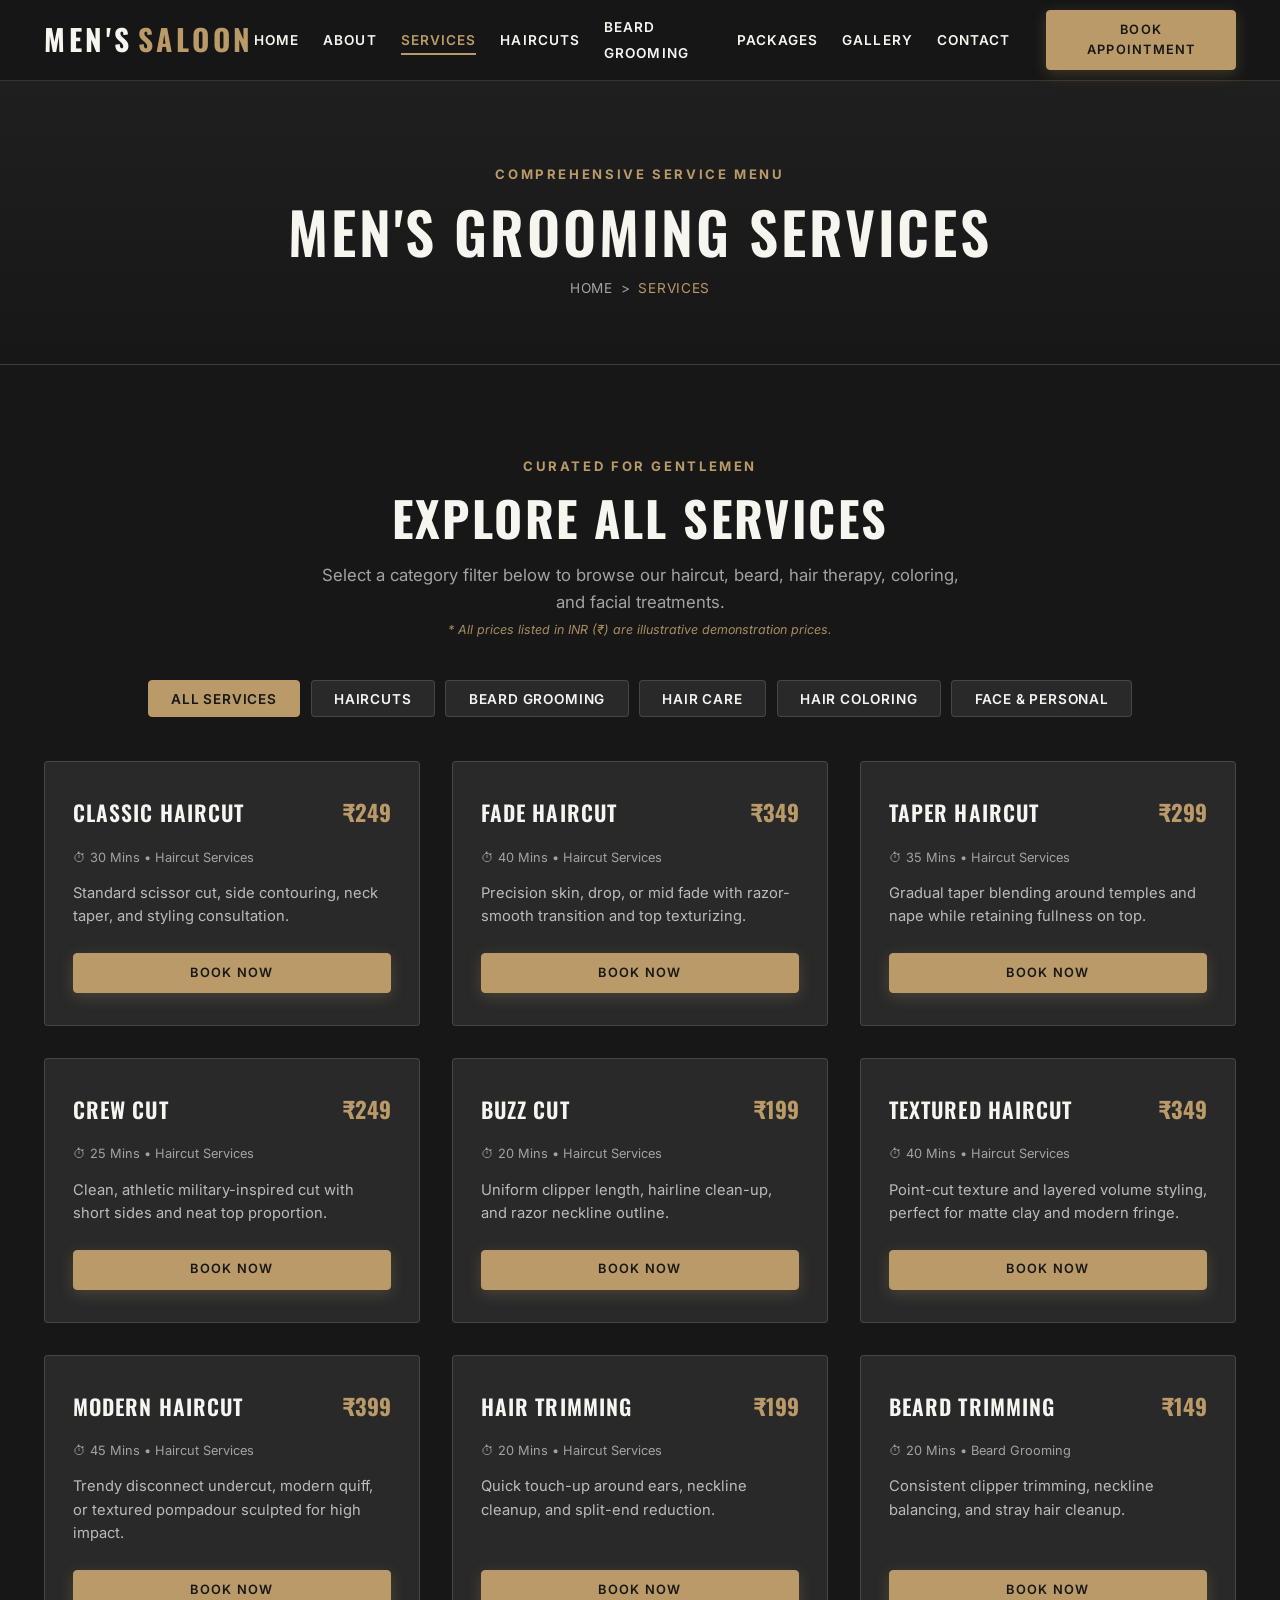
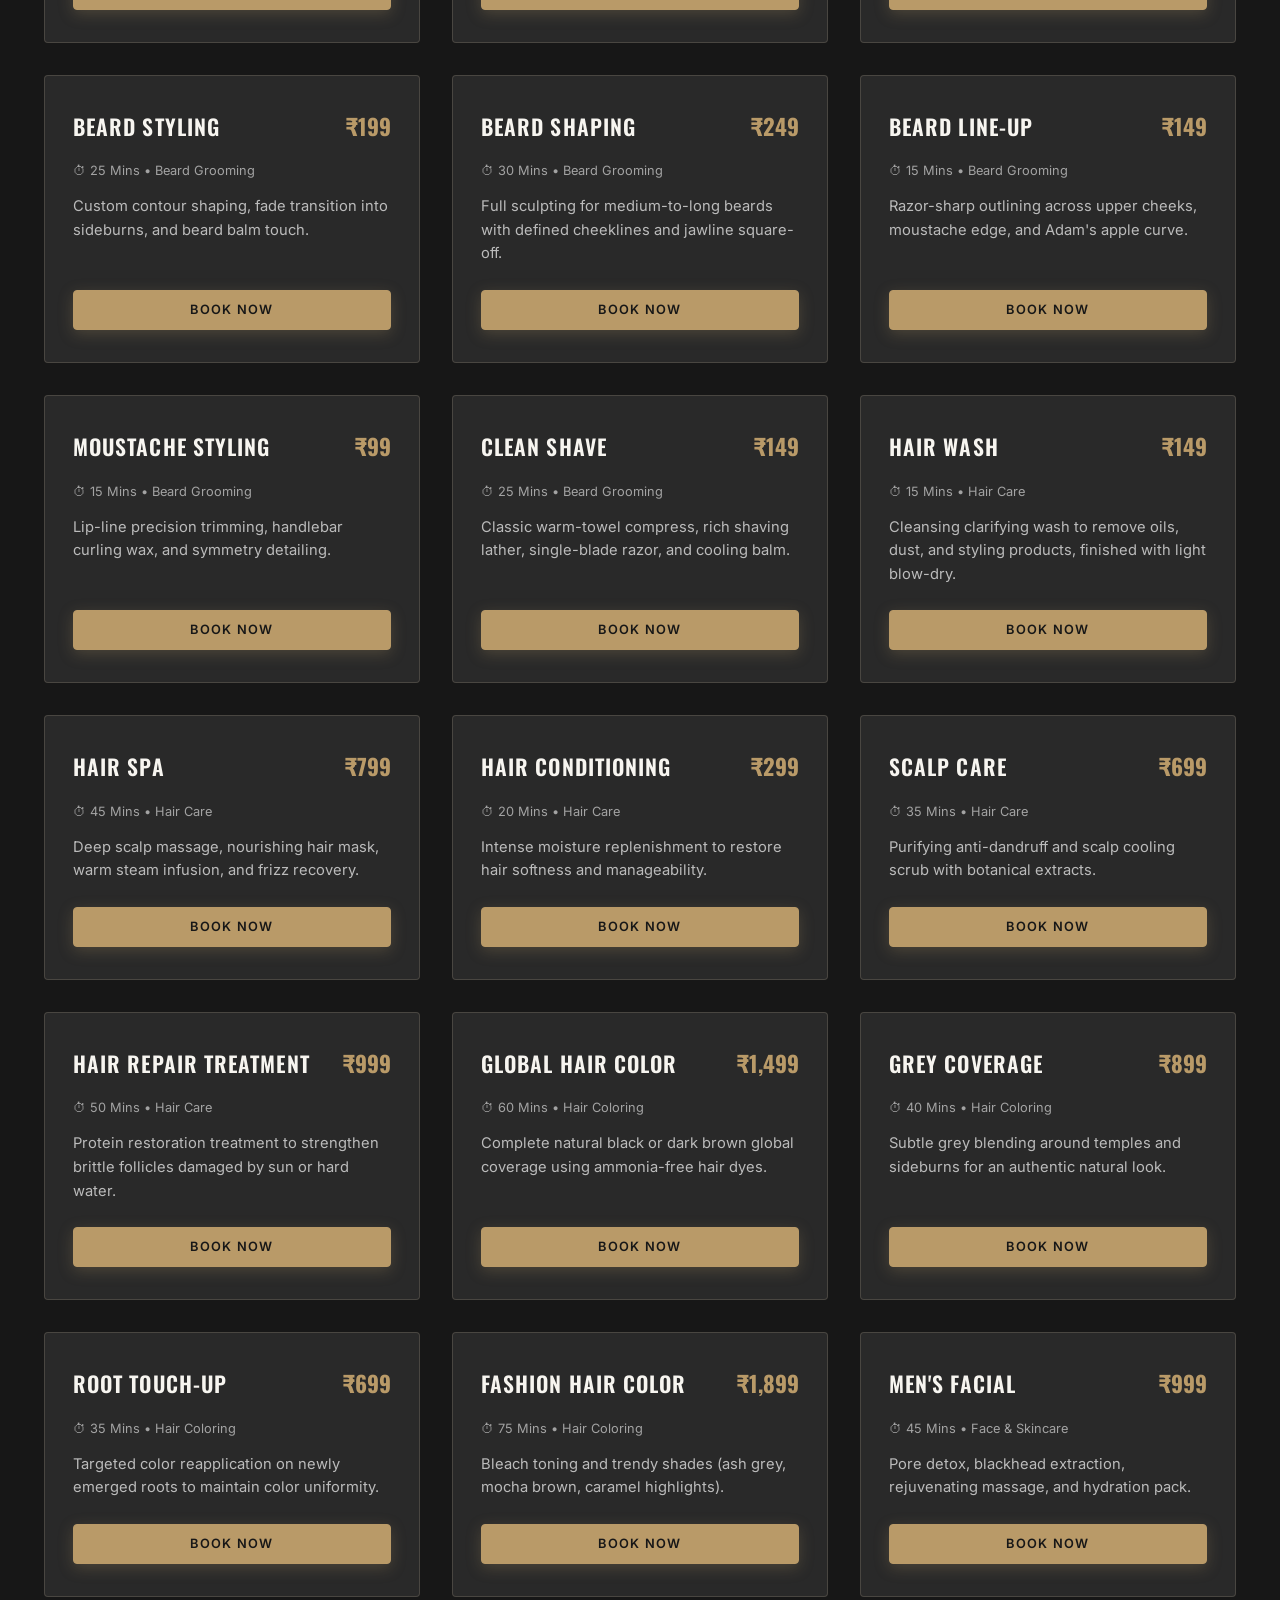
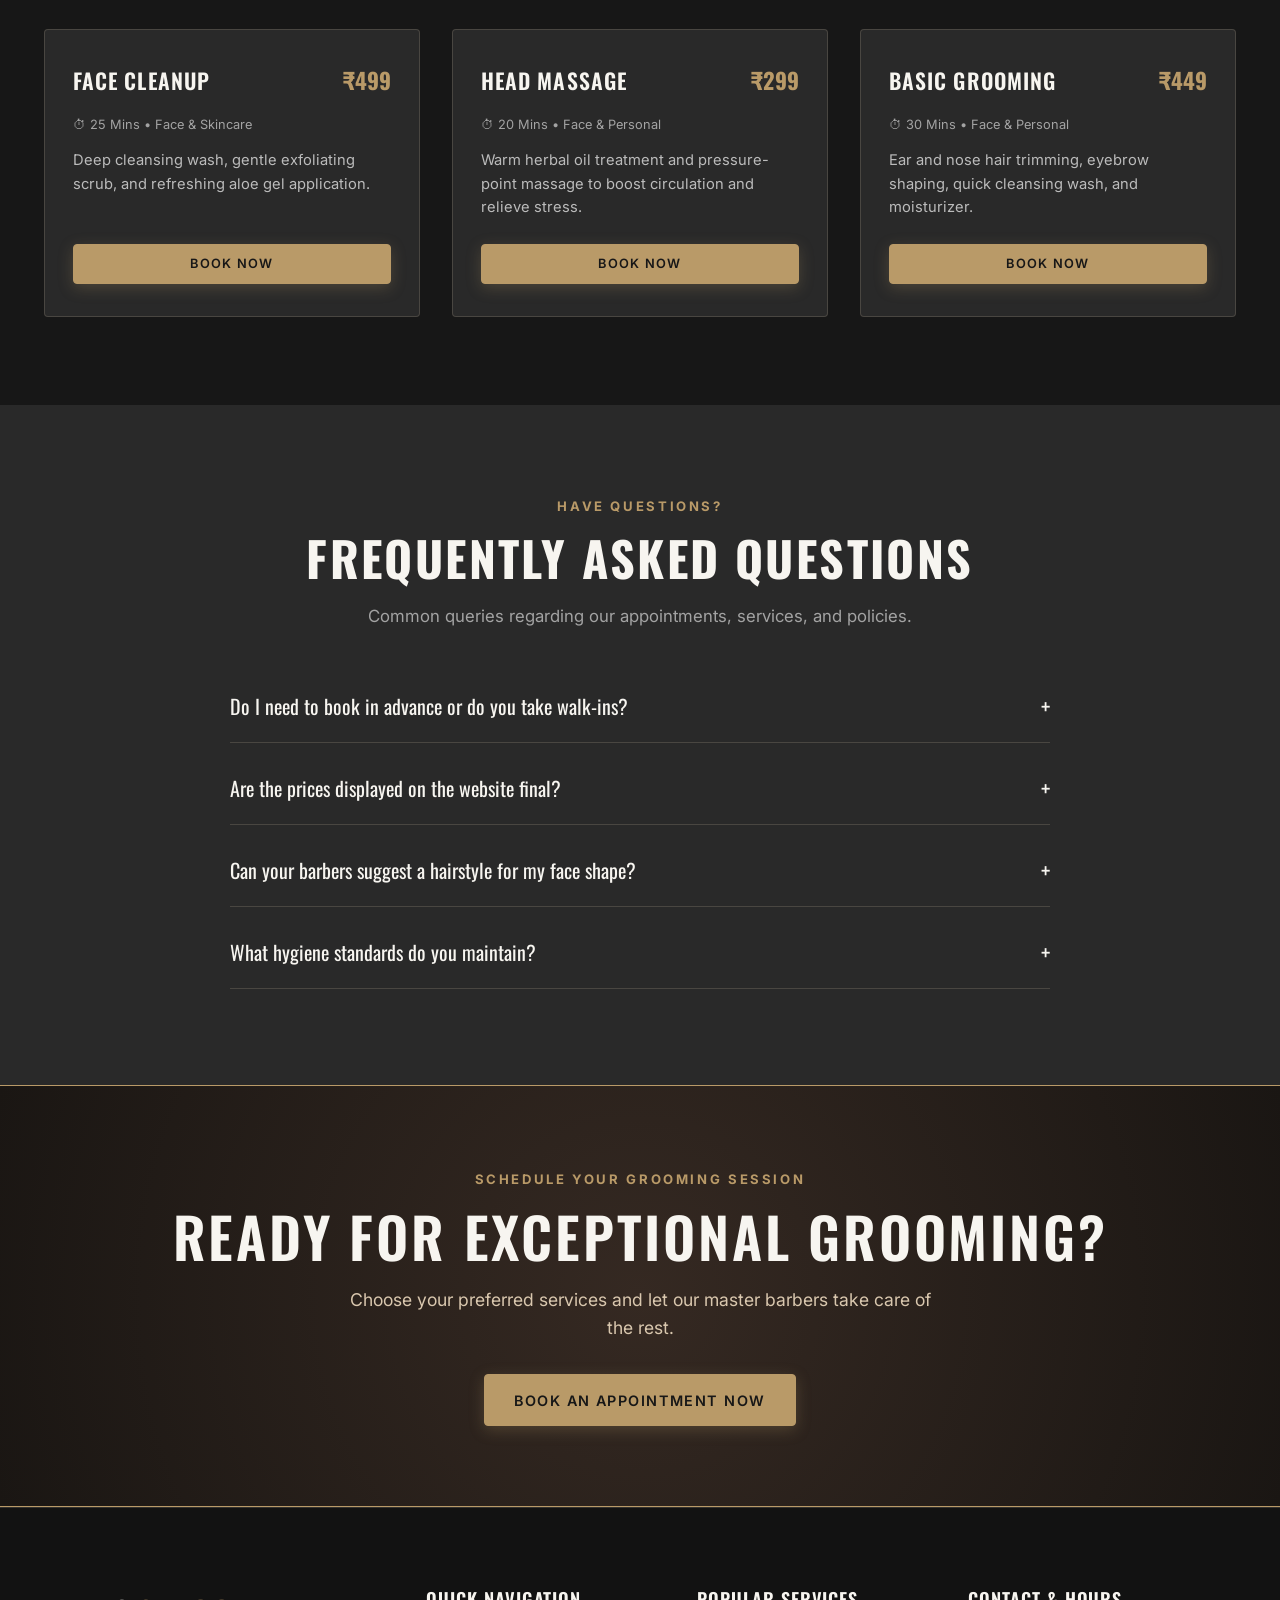
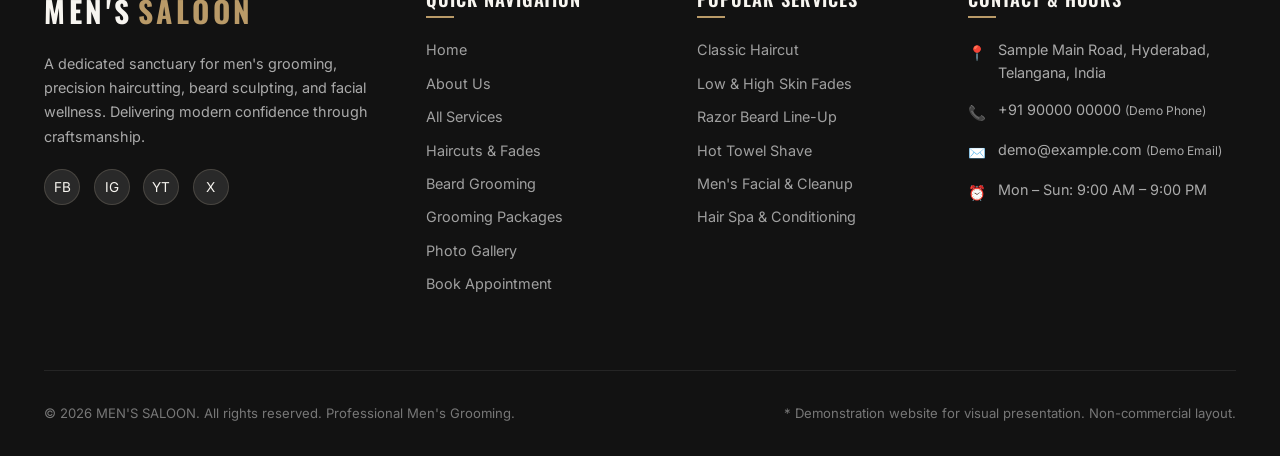
<file: services.html>
<!DOCTYPE html>
<html lang="en">
<head>
  <meta charset="UTF-8">
  <meta name="viewport" content="width=device-width, initial-scale=1.0">
  <title>Grooming Services & Pricing | MEN'S SALOON</title>
  <meta name="description" content="Explore complete men's grooming services at MEN'S SALOON. Haircuts, beard styling, hair care treatments, coloring, and facial care with illustrative INR pricing.">
  <link rel="stylesheet" href="css/style.css">
  <link rel="preconnect" href="https://fonts.googleapis.com">
  <link rel="preconnect" href="https://fonts.gstatic.com" crossorigin>
  <link href="https://fonts.googleapis.com/css2?family=Inter:wght@300;400;500;600;700&family=Oswald:wght@400;500;600;700&display=swap" rel="stylesheet">
</head>
<body>

  <!-- Site Header -->
  <header class="site-header">
    <div class="container">
      <div class="nav-wrapper">
        <a href="index.html" class="logo-text" aria-label="MEN'S SALOON Homepage">
          MEN'S <span>SALOON</span>
        </a>

        <button class="menu-toggle" aria-label="Toggle navigation menu" aria-expanded="false">
          <span></span>
          <span></span>
          <span></span>
        </button>

        <nav class="main-nav" aria-label="Main Navigation">
          <ul class="nav-links">
            <li><a href="index.html" class="nav-link">Home</a></li>
            <li><a href="about.html" class="nav-link">About</a></li>
            <li><a href="services.html" class="nav-link">Services</a></li>
            <li><a href="haircuts.html" class="nav-link">Haircuts</a></li>
            <li><a href="beard-grooming.html" class="nav-link">Beard Grooming</a></li>
            <li><a href="packages.html" class="nav-link">Packages</a></li>
            <li><a href="gallery.html" class="nav-link">Gallery</a></li>
            <li><a href="contact.html" class="nav-link">Contact</a></li>
          </ul>
          <div class="nav-cta">
            <a href="contact.html" class="btn btn-primary btn-sm">Book Appointment</a>
          </div>
        </nav>
      </div>
    </div>
  </header>

  <main id="main-content">
    <!-- Banner -->
    <section class="page-banner">
      <div class="container">
        <span class="section-tag no-dash">Comprehensive Service Menu</span>
        <h1>Men's Grooming Services</h1>
        <div class="breadcrumb">
          <a href="index.html">Home</a> &gt; <span>Services</span>
        </div>
      </div>
    </section>

    <!-- Services Overview & Interactive Filters -->
    <section class="section-padding bg-black">
      <div class="container">
        <div class="text-center reveal-on-scroll">
          <span class="section-tag no-dash">Curated For Gentlemen</span>
          <h2 class="section-title">Explore All Services</h2>
          <p class="section-subtitle">
            Select a category filter below to browse our haircut, beard, hair therapy, coloring, and facial treatments.
            <span class="demo-disclaimer">* All prices listed in INR (₹) are illustrative demonstration prices.</span>
          </p>

          <!-- Filter Tabs -->
          <div class="filter-tabs">
            <button class="filter-btn active" data-service-filter="all">All Services</button>
            <button class="filter-btn" data-service-filter="haircuts">Haircuts</button>
            <button class="filter-btn" data-service-filter="beard">Beard Grooming</button>
            <button class="filter-btn" data-service-filter="haircare">Hair Care</button>
            <button class="filter-btn" data-service-filter="coloring">Hair Coloring</button>
            <button class="filter-btn" data-service-filter="facial">Face & Personal</button>
          </div>
        </div>

        <!-- Service Cards Grid -->
        <div class="grid-3" id="services-grid">

          <!-- ================= CATEGORY 1: HAIRCUTS ================= -->
          <div class="service-card reveal-on-scroll" data-service-category="haircuts">
            <div>
              <div class="service-card-header">
                <h3 class="service-card-title">Classic Haircut</h3>
                <span class="service-card-price">₹249</span>
              </div>
              <span class="service-card-duration">⏱ 30 Mins • Haircut Services</span>
              <p class="service-card-desc">Standard scissor cut, side contouring, neck taper, and styling consultation.</p>
            </div>
            <a href="contact.html?cat=haircuts&service=Classic%20Haircut" class="btn btn-primary btn-sm">Book Now</a>
          </div>

          <div class="service-card reveal-on-scroll" data-service-category="haircuts">
            <div>
              <div class="service-card-header">
                <h3 class="service-card-title">Fade Haircut</h3>
                <span class="service-card-price">₹349</span>
              </div>
              <span class="service-card-duration">⏱ 40 Mins • Haircut Services</span>
              <p class="service-card-desc">Precision skin, drop, or mid fade with razor-smooth transition and top texturizing.</p>
            </div>
            <a href="contact.html?cat=haircuts&service=Fade%20Haircut" class="btn btn-primary btn-sm">Book Now</a>
          </div>

          <div class="service-card reveal-on-scroll" data-service-category="haircuts">
            <div>
              <div class="service-card-header">
                <h3 class="service-card-title">Taper Haircut</h3>
                <span class="service-card-price">₹299</span>
              </div>
              <span class="service-card-duration">⏱ 35 Mins • Haircut Services</span>
              <p class="service-card-desc">Gradual taper blending around temples and nape while retaining fullness on top.</p>
            </div>
            <a href="contact.html?cat=haircuts&service=Taper%20Haircut" class="btn btn-primary btn-sm">Book Now</a>
          </div>

          <div class="service-card reveal-on-scroll" data-service-category="haircuts">
            <div>
              <div class="service-card-header">
                <h3 class="service-card-title">Crew Cut</h3>
                <span class="service-card-price">₹249</span>
              </div>
              <span class="service-card-duration">⏱ 25 Mins • Haircut Services</span>
              <p class="service-card-desc">Clean, athletic military-inspired cut with short sides and neat top proportion.</p>
            </div>
            <a href="contact.html?cat=haircuts&service=Crew%20Cut" class="btn btn-primary btn-sm">Book Now</a>
          </div>

          <div class="service-card reveal-on-scroll" data-service-category="haircuts">
            <div>
              <div class="service-card-header">
                <h3 class="service-card-title">Buzz Cut</h3>
                <span class="service-card-price">₹199</span>
              </div>
              <span class="service-card-duration">⏱ 20 Mins • Haircut Services</span>
              <p class="service-card-desc">Uniform clipper length, hairline clean-up, and razor neckline outline.</p>
            </div>
            <a href="contact.html?cat=haircuts&service=Buzz%20Cut" class="btn btn-primary btn-sm">Book Now</a>
          </div>

          <div class="service-card reveal-on-scroll" data-service-category="haircuts">
            <div>
              <div class="service-card-header">
                <h3 class="service-card-title">Textured Haircut</h3>
                <span class="service-card-price">₹349</span>
              </div>
              <span class="service-card-duration">⏱ 40 Mins • Haircut Services</span>
              <p class="service-card-desc">Point-cut texture and layered volume styling, perfect for matte clay and modern fringe.</p>
            </div>
            <a href="contact.html?cat=haircuts&service=Textured%20Crop" class="btn btn-primary btn-sm">Book Now</a>
          </div>

          <div class="service-card reveal-on-scroll" data-service-category="haircuts">
            <div>
              <div class="service-card-header">
                <h3 class="service-card-title">Modern Haircut</h3>
                <span class="service-card-price">₹399</span>
              </div>
              <span class="service-card-duration">⏱ 45 Mins • Haircut Services</span>
              <p class="service-card-desc">Trendy disconnect undercut, modern quiff, or textured pompadour sculpted for high impact.</p>
            </div>
            <a href="contact.html?cat=haircuts&service=Pompadour" class="btn btn-primary btn-sm">Book Now</a>
          </div>

          <div class="service-card reveal-on-scroll" data-service-category="haircuts">
            <div>
              <div class="service-card-header">
                <h3 class="service-card-title">Hair Trimming</h3>
                <span class="service-card-price">₹199</span>
              </div>
              <span class="service-card-duration">⏱ 20 Mins • Haircut Services</span>
              <p class="service-card-desc">Quick touch-up around ears, neckline cleanup, and split-end reduction.</p>
            </div>
            <a href="contact.html?cat=haircuts&service=Classic%20Haircut" class="btn btn-primary btn-sm">Book Now</a>
          </div>

          <!-- ================= CATEGORY 2: BEARD GROOMING ================= -->
          <div class="service-card reveal-on-scroll" data-service-category="beard">
            <div>
              <div class="service-card-header">
                <h3 class="service-card-title">Beard Trimming</h3>
                <span class="service-card-price">₹149</span>
              </div>
              <span class="service-card-duration">⏱ 20 Mins • Beard Grooming</span>
              <p class="service-card-desc">Consistent clipper trimming, neckline balancing, and stray hair cleanup.</p>
            </div>
            <a href="contact.html?cat=beard&service=Beard%20Trimming" class="btn btn-primary btn-sm">Book Now</a>
          </div>

          <div class="service-card reveal-on-scroll" data-service-category="beard">
            <div>
              <div class="service-card-header">
                <h3 class="service-card-title">Beard Styling</h3>
                <span class="service-card-price">₹199</span>
              </div>
              <span class="service-card-duration">⏱ 25 Mins • Beard Grooming</span>
              <p class="service-card-desc">Custom contour shaping, fade transition into sideburns, and beard balm touch.</p>
            </div>
            <a href="contact.html?cat=beard&service=Beard%20Styling" class="btn btn-primary btn-sm">Book Now</a>
          </div>

          <div class="service-card reveal-on-scroll" data-service-category="beard">
            <div>
              <div class="service-card-header">
                <h3 class="service-card-title">Beard Shaping</h3>
                <span class="service-card-price">₹249</span>
              </div>
              <span class="service-card-duration">⏱ 30 Mins • Beard Grooming</span>
              <p class="service-card-desc">Full sculpting for medium-to-long beards with defined cheeklines and jawline square-off.</p>
            </div>
            <a href="contact.html?cat=beard&service=Beard%20Shaping" class="btn btn-primary btn-sm">Book Now</a>
          </div>

          <div class="service-card reveal-on-scroll" data-service-category="beard">
            <div>
              <div class="service-card-header">
                <h3 class="service-card-title">Beard Line-Up</h3>
                <span class="service-card-price">₹149</span>
              </div>
              <span class="service-card-duration">⏱ 15 Mins • Beard Grooming</span>
              <p class="service-card-desc">Razor-sharp outlining across upper cheeks, moustache edge, and Adam's apple curve.</p>
            </div>
            <a href="contact.html?cat=beard&service=Beard%20Line-Up" class="btn btn-primary btn-sm">Book Now</a>
          </div>

          <div class="service-card reveal-on-scroll" data-service-category="beard">
            <div>
              <div class="service-card-header">
                <h3 class="service-card-title">Moustache Styling</h3>
                <span class="service-card-price">₹99</span>
              </div>
              <span class="service-card-duration">⏱ 15 Mins • Beard Grooming</span>
              <p class="service-card-desc">Lip-line precision trimming, handlebar curling wax, and symmetry detailing.</p>
            </div>
            <a href="contact.html?cat=beard&service=Moustache%20Styling" class="btn btn-primary btn-sm">Book Now</a>
          </div>

          <div class="service-card reveal-on-scroll" data-service-category="beard">
            <div>
              <div class="service-card-header">
                <h3 class="service-card-title">Clean Shave</h3>
                <span class="service-card-price">₹149</span>
              </div>
              <span class="service-card-duration">⏱ 25 Mins • Beard Grooming</span>
              <p class="service-card-desc">Classic warm-towel compress, rich shaving lather, single-blade razor, and cooling balm.</p>
            </div>
            <a href="contact.html?cat=beard&service=Clean%20Shave" class="btn btn-primary btn-sm">Book Now</a>
          </div>

          <!-- ================= CATEGORY 3: HAIR CARE ================= -->
          <div class="service-card reveal-on-scroll" data-service-category="haircare">
            <div>
              <div class="service-card-header">
                <h3 class="service-card-title">Hair Wash</h3>
                <span class="service-card-price">₹149</span>
              </div>
              <span class="service-card-duration">⏱ 15 Mins • Hair Care</span>
              <p class="service-card-desc">Cleansing clarifying wash to remove oils, dust, and styling products, finished with light blow-dry.</p>
            </div>
            <a href="contact.html?cat=haircare&service=Hair%20Wash" class="btn btn-primary btn-sm">Book Now</a>
          </div>

          <div class="service-card reveal-on-scroll" data-service-category="haircare">
            <div>
              <div class="service-card-header">
                <h3 class="service-card-title">Hair Spa</h3>
                <span class="service-card-price">₹799</span>
              </div>
              <span class="service-card-duration">⏱ 45 Mins • Hair Care</span>
              <p class="service-card-desc">Deep scalp massage, nourishing hair mask, warm steam infusion, and frizz recovery.</p>
            </div>
            <a href="contact.html?cat=haircare&service=Hair%20Spa" class="btn btn-primary btn-sm">Book Now</a>
          </div>

          <div class="service-card reveal-on-scroll" data-service-category="haircare">
            <div>
              <div class="service-card-header">
                <h3 class="service-card-title">Hair Conditioning</h3>
                <span class="service-card-price">₹299</span>
              </div>
              <span class="service-card-duration">⏱ 20 Mins • Hair Care</span>
              <p class="service-card-desc">Intense moisture replenishment to restore hair softness and manageability.</p>
            </div>
            <a href="contact.html?cat=haircare&service=Hair%20Conditioning" class="btn btn-primary btn-sm">Book Now</a>
          </div>

          <div class="service-card reveal-on-scroll" data-service-category="haircare">
            <div>
              <div class="service-card-header">
                <h3 class="service-card-title">Scalp Care</h3>
                <span class="service-card-price">₹699</span>
              </div>
              <span class="service-card-duration">⏱ 35 Mins • Hair Care</span>
              <p class="service-card-desc">Purifying anti-dandruff and scalp cooling scrub with botanical extracts.</p>
            </div>
            <a href="contact.html?cat=haircare&service=Scalp%20Care" class="btn btn-primary btn-sm">Book Now</a>
          </div>

          <div class="service-card reveal-on-scroll" data-service-category="haircare">
            <div>
              <div class="service-card-header">
                <h3 class="service-card-title">Hair Repair Treatment</h3>
                <span class="service-card-price">₹999</span>
              </div>
              <span class="service-card-duration">⏱ 50 Mins • Hair Care</span>
              <p class="service-card-desc">Protein restoration treatment to strengthen brittle follicles damaged by sun or hard water.</p>
            </div>
            <a href="contact.html?cat=haircare&service=Hair%20Spa" class="btn btn-primary btn-sm">Book Now</a>
          </div>

          <!-- ================= CATEGORY 4: HAIR COLORING ================= -->
          <div class="service-card reveal-on-scroll" data-service-category="coloring">
            <div>
              <div class="service-card-header">
                <h3 class="service-card-title">Global Hair Color</h3>
                <span class="service-card-price">₹1,499</span>
              </div>
              <span class="service-card-duration">⏱ 60 Mins • Hair Coloring</span>
              <p class="service-card-desc">Complete natural black or dark brown global coverage using ammonia-free hair dyes.</p>
            </div>
            <a href="contact.html?cat=color&service=Global%20Hair%20Color" class="btn btn-primary btn-sm">Book Now</a>
          </div>

          <div class="service-card reveal-on-scroll" data-service-category="coloring">
            <div>
              <div class="service-card-header">
                <h3 class="service-card-title">Grey Coverage</h3>
                <span class="service-card-price">₹899</span>
              </div>
              <span class="service-card-duration">⏱ 40 Mins • Hair Coloring</span>
              <p class="service-card-desc">Subtle grey blending around temples and sideburns for an authentic natural look.</p>
            </div>
            <a href="contact.html?cat=color&service=Grey%20Coverage" class="btn btn-primary btn-sm">Book Now</a>
          </div>

          <div class="service-card reveal-on-scroll" data-service-category="coloring">
            <div>
              <div class="service-card-header">
                <h3 class="service-card-title">Root Touch-Up</h3>
                <span class="service-card-price">₹699</span>
              </div>
              <span class="service-card-duration">⏱ 35 Mins • Hair Coloring</span>
              <p class="service-card-desc">Targeted color reapplication on newly emerged roots to maintain color uniformity.</p>
            </div>
            <a href="contact.html?cat=color&service=Root%20Touch-Up" class="btn btn-primary btn-sm">Book Now</a>
          </div>

          <div class="service-card reveal-on-scroll" data-service-category="coloring">
            <div>
              <div class="service-card-header">
                <h3 class="service-card-title">Fashion Hair Color</h3>
                <span class="service-card-price">₹1,899</span>
              </div>
              <span class="service-card-duration">⏱ 75 Mins • Hair Coloring</span>
              <p class="service-card-desc">Bleach toning and trendy shades (ash grey, mocha brown, caramel highlights).</p>
            </div>
            <a href="contact.html?cat=color&service=Fashion%20Hair%20Color" class="btn btn-primary btn-sm">Book Now</a>
          </div>

          <!-- ================= CATEGORY 5: FACE & PERSONAL GROOMING ================= -->
          <div class="service-card reveal-on-scroll" data-service-category="facial">
            <div>
              <div class="service-card-header">
                <h3 class="service-card-title">Men's Facial</h3>
                <span class="service-card-price">₹999</span>
              </div>
              <span class="service-card-duration">⏱ 45 Mins • Face & Skincare</span>
              <p class="service-card-desc">Pore detox, blackhead extraction, rejuvenating massage, and hydration pack.</p>
            </div>
            <a href="contact.html?cat=facial&service=Men%27s%20Facial" class="btn btn-primary btn-sm">Book Now</a>
          </div>

          <div class="service-card reveal-on-scroll" data-service-category="facial">
            <div>
              <div class="service-card-header">
                <h3 class="service-card-title">Face Cleanup</h3>
                <span class="service-card-price">₹499</span>
              </div>
              <span class="service-card-duration">⏱ 25 Mins • Face & Skincare</span>
              <p class="service-card-desc">Deep cleansing wash, gentle exfoliating scrub, and refreshing aloe gel application.</p>
            </div>
            <a href="contact.html?cat=facial&service=Face%20Cleanup" class="btn btn-primary btn-sm">Book Now</a>
          </div>

          <div class="service-card reveal-on-scroll" data-service-category="facial">
            <div>
              <div class="service-card-header">
                <h3 class="service-card-title">Head Massage</h3>
                <span class="service-card-price">₹299</span>
              </div>
              <span class="service-card-duration">⏱ 20 Mins • Face & Personal</span>
              <p class="service-card-desc">Warm herbal oil treatment and pressure-point massage to boost circulation and relieve stress.</p>
            </div>
            <a href="contact.html?cat=facial&service=Head%20Massage" class="btn btn-primary btn-sm">Book Now</a>
          </div>

          <div class="service-card reveal-on-scroll" data-service-category="facial">
            <div>
              <div class="service-card-header">
                <h3 class="service-card-title">Basic Grooming</h3>
                <span class="service-card-price">₹449</span>
              </div>
              <span class="service-card-duration">⏱ 30 Mins • Face & Personal</span>
              <p class="service-card-desc">Ear and nose hair trimming, eyebrow shaping, quick cleansing wash, and moisturizer.</p>
            </div>
            <a href="contact.html?cat=facial&service=Basic%20Grooming" class="btn btn-primary btn-sm">Book Now</a>
          </div>

        </div>
      </div>
    </section>

    <!-- FAQ Accordion Section on Services -->
    <section class="section-padding bg-charcoal">
      <div class="container">
        <div class="text-center reveal-on-scroll">
          <span class="section-tag no-dash">Have Questions?</span>
          <h2 class="section-title">Frequently Asked Questions</h2>
          <p class="section-subtitle">Common queries regarding our appointments, services, and policies.</p>
        </div>

        <div class="faq-accordion reveal-on-scroll">
          <div class="faq-item">
            <button class="faq-trigger" aria-expanded="false">
              <span>Do I need to book in advance or do you take walk-ins?</span>
              <span class="faq-icon">+</span>
            </button>
            <div class="faq-content">
              <div class="faq-content-inner">
                While we warmly welcome walk-in clients based on chair availability, we recommend reserving an appointment online or by phone to guarantee your preferred time without wait times.
              </div>
            </div>
          </div>

          <div class="faq-item">
            <button class="faq-trigger" aria-expanded="false">
              <span>Are the prices displayed on the website final?</span>
              <span class="faq-icon">+</span>
            </button>
            <div class="faq-content">
              <div class="faq-content-inner">
                The prices shown on this demonstration website are illustrative starting rates. Final charges may vary depending on hair length, density, and customized package combinations.
              </div>
            </div>
          </div>

          <div class="faq-item">
            <button class="faq-trigger" aria-expanded="false">
              <span>Can your barbers suggest a hairstyle for my face shape?</span>
              <span class="faq-icon">+</span>
            </button>
            <div class="faq-content">
              <div class="faq-content-inner">
                Yes! Every haircut appointment includes a one-on-one style consultation. Our barbers evaluate your jawline, hairline, cowlicks, and daily styling routine before making recommendations.
              </div>
            </div>
          </div>

          <div class="faq-item">
            <button class="faq-trigger" aria-expanded="false">
              <span>What hygiene standards do you maintain?</span>
              <span class="faq-icon">+</span>
            </button>
            <div class="faq-content">
              <div class="faq-content-inner">
                We enforce strict sterilization protocols. All clippers, scissors, combs, and razor handles are sanitized between clients. Fresh disposable capes and clean towels are used for every appointment.
              </div>
            </div>
          </div>
        </div>
      </div>
    </section>

    <!-- Call to Action Banner -->
    <section class="cta-banner">
      <div class="container">
        <div class="reveal-on-scroll">
          <span class="section-tag no-dash">Schedule Your Grooming Session</span>
          <h2>Ready For Exceptional Grooming?</h2>
          <p>
            Choose your preferred services and let our master barbers take care of the rest.
          </p>
          <a href="contact.html" class="btn btn-primary">Book An Appointment Now</a>
        </div>
      </div>
    </section>
  </main>

  <!-- Site Footer -->
  <footer class="site-footer">
    <div class="container">
      <div class="footer-grid">
        <div class="footer-col">
          <div class="logo-text" style="margin-bottom: 1rem;">
            MEN'S <span>SALOON</span>
          </div>
          <p>
            A dedicated sanctuary for men's grooming, precision haircutting, beard sculpting, and facial wellness. Delivering modern confidence through craftsmanship.
          </p>
          <div class="social-links">
            <a href="contact.html" class="social-link" aria-label="Social Link Facebook">FB</a>
            <a href="contact.html" class="social-link" aria-label="Social Link Instagram">IG</a>
            <a href="contact.html" class="social-link" aria-label="Social Link YouTube">YT</a>
            <a href="contact.html" class="social-link" aria-label="Social Link Twitter">X</a>
          </div>
        </div>

        <div class="footer-col">
          <h4>Quick Navigation</h4>
          <ul class="footer-links">
            <li><a href="index.html">Home</a></li>
            <li><a href="about.html">About Us</a></li>
            <li><a href="services.html">All Services</a></li>
            <li><a href="haircuts.html">Haircuts & Fades</a></li>
            <li><a href="beard-grooming.html">Beard Grooming</a></li>
            <li><a href="packages.html">Grooming Packages</a></li>
            <li><a href="gallery.html">Photo Gallery</a></li>
            <li><a href="contact.html">Book Appointment</a></li>
          </ul>
        </div>

        <div class="footer-col">
          <h4>Popular Services</h4>
          <ul class="footer-links">
            <li><a href="services.html">Classic Haircut</a></li>
            <li><a href="haircuts.html">Low & High Skin Fades</a></li>
            <li><a href="beard-grooming.html">Razor Beard Line-Up</a></li>
            <li><a href="beard-grooming.html">Hot Towel Shave</a></li>
            <li><a href="services.html">Men's Facial & Cleanup</a></li>
            <li><a href="services.html">Hair Spa & Conditioning</a></li>
          </ul>
        </div>

        <div class="footer-col">
          <h4>Contact & Hours</h4>
          <div class="footer-contact-item">
            <span class="icon">📍</span>
            <span>Sample Main Road, Hyderabad, Telangana, India</span>
          </div>
          <div class="footer-contact-item">
            <span class="icon">📞</span>
            <span>+91 90000 00000 <small>(Demo Phone)</small></span>
          </div>
          <div class="footer-contact-item">
            <span class="icon">✉️</span>
            <span>demo@example.com <small>(Demo Email)</small></span>
          </div>
          <div class="footer-contact-item">
            <span class="icon">⏰</span>
            <span>Mon – Sun: 9:00 AM – 9:00 PM</span>
          </div>
        </div>
      </div>

      <div class="footer-bottom">
        <div>
          &copy; 2026 MEN'S SALOON. All rights reserved. Professional Men's Grooming.
        </div>
        <div>
          * Demonstration website for visual presentation. Non-commercial layout.
        </div>
      </div>
    </div>
  </footer>

  <button class="scroll-top-btn" aria-label="Scroll to top of page">↑</button>

  <script src="js/script.js"></script>
</body>
</html>
</file>
<file: css/style.css>
/* ==========================================================================
   MEN'S SALOON - Core Stylesheet
   Identity: MEN'S SALOON
   Description: Premium, Modern Men's Grooming Website
   ========================================================================== */

/* --------------------------------------------------------------------------
   1. CSS Custom Properties / Design Tokens
   -------------------------------------------------------------------------- */
:root {
  /* Colors */
  --color-black: #171717;
  --color-charcoal: #292929;
  --color-dark-brown: #4B382E;
  --color-warm-beige: #D9C7AE;
  --color-muted-gold: #B99A68;
  --color-off-white: #F7F5F0;
  --color-light-grey: #E8E8E5;
  --color-border: rgba(217, 199, 174, 0.18);
  --color-border-light: rgba(41, 41, 41, 0.12);
  --color-text-muted: #a3a3a3;
  --color-text-dark: #1f1f1f;
  --color-success: #2e7d32;
  --color-danger: #d32f2f;

  /* Typography */
  --font-heading: 'Oswald', 'Bebas Neue', 'Playfair Display', sans-serif, -apple-system;
  --font-body: 'Inter', 'Lato', -apple-system, BlinkMacSystemFont, "Segoe UI", Roboto, sans-serif;

  /* Transitions & Shadows */
  --transition-fast: 0.2s ease;
  --transition-normal: 0.35s cubic-bezier(0.2, 0.8, 0.2, 1);
  --shadow-sm: 0 4px 12px rgba(0, 0, 0, 0.18);
  --shadow-md: 0 8px 24px rgba(0, 0, 0, 0.28);
  --shadow-lg: 0 16px 40px rgba(0, 0, 0, 0.45);
  --radius-sm: 4px;
  --radius-md: 8px;
  --radius-lg: 12px;

  /* Container */
  --container-max-width: 1240px;
}

/* --------------------------------------------------------------------------
   2. Reset & Base Styles
   -------------------------------------------------------------------------- */
*, *::before, *::after {
  box-sizing: border-box;
  margin: 0;
  padding: 0;
}

html {
  scroll-behavior: smooth;
  font-size: 16px;
  -webkit-text-size-adjust: 100%;
}

body {
  font-family: var(--font-body);
  background-color: var(--color-black);
  color: var(--color-off-white);
  line-height: 1.6;
  font-weight: 400;
  overflow-x: hidden;
  text-rendering: optimizeLegibility;
}

h1, h2, h3, h4, h5, h6 {
  font-family: var(--font-heading);
  letter-spacing: 0.05em;
  text-transform: uppercase;
  color: var(--color-off-white);
  line-height: 1.2;
  font-weight: 600;
}

p {
  margin-bottom: 1rem;
}

a {
  color: inherit;
  text-decoration: none;
  transition: color var(--transition-fast);
}

ul, ol {
  list-style: none;
}

img {
  max-width: 100%;
  display: block;
}

button, input, select, textarea {
  font-family: inherit;
  font-size: inherit;
}

/* Utility Layout Classes */
.container {
  width: 100%;
  max-width: var(--container-max-width);
  margin-left: auto;
  margin-right: auto;
  padding-left: 1.5rem;
  padding-right: 1.5rem;
}

.text-gold {
  color: var(--color-muted-gold) !important;
}

.text-center {
  text-align: center;
}

.section-tag {
  display: inline-block;
  font-size: 0.82rem;
  font-weight: 700;
  text-transform: uppercase;
  letter-spacing: 0.2em;
  color: var(--color-muted-gold);
  margin-bottom: 0.75rem;
  position: relative;
  padding-left: 1.5rem;
}

.section-tag::before {
  content: "";
  position: absolute;
  left: 0;
  top: 50%;
  width: 1rem;
  height: 2px;
  background-color: var(--color-muted-gold);
  transform: translateY(-50%);
}

.section-tag.no-dash::before {
  display: none;
}
.section-tag.no-dash {
  padding-left: 0;
}

.section-title {
  font-size: clamp(2rem, 4vw, 3rem);
  margin-bottom: 1rem;
  font-weight: 700;
}

.section-subtitle {
  font-size: 1.05rem;
  color: var(--color-text-muted);
  max-width: 650px;
  margin: 0 auto 2.5rem;
}

.section-padding {
  padding: 5.5rem 0;
}

.bg-black {
  background-color: var(--color-black);
}

.bg-charcoal {
  background-color: var(--color-charcoal);
}

.bg-warm-neutral {
  background-color: var(--color-off-white);
  color: var(--color-text-dark);
}

.bg-warm-neutral h1,
.bg-warm-neutral h2,
.bg-warm-neutral h3,
.bg-warm-neutral h4 {
  color: var(--color-black);
}

.bg-warm-neutral .section-subtitle {
  color: #555555;
}

.demo-disclaimer {
  display: block;
  font-size: 0.78rem;
  color: var(--color-muted-gold);
  font-style: italic;
  margin-top: 0.25rem;
  opacity: 0.9;
}

/* --------------------------------------------------------------------------
   3. Buttons & Interactive Controls
   -------------------------------------------------------------------------- */
.btn {
  display: inline-flex;
  align-items: center;
  justify-content: center;
  padding: 0.85rem 1.85rem;
  font-size: 0.9rem;
  font-weight: 600;
  letter-spacing: 0.1em;
  text-transform: uppercase;
  border-radius: var(--radius-sm);
  transition: all var(--transition-normal);
  cursor: pointer;
  border: 1px solid transparent;
  gap: 0.5rem;
  text-align: center;
}

.btn-primary {
  background-color: var(--color-muted-gold);
  color: var(--color-black);
  border-color: var(--color-muted-gold);
  box-shadow: 0 4px 15px rgba(185, 154, 104, 0.25);
}

.btn-primary:hover {
  background-color: #c9ab7b;
  border-color: #c9ab7b;
  color: var(--color-black);
  transform: translateY(-2px);
  box-shadow: 0 6px 20px rgba(185, 154, 104, 0.4);
}

.btn-secondary {
  background-color: transparent;
  color: var(--color-off-white);
  border-color: var(--color-warm-beige);
}

.btn-secondary:hover {
  background-color: var(--color-warm-beige);
  color: var(--color-black);
  transform: translateY(-2px);
}

.btn-outline-gold {
  background-color: transparent;
  color: var(--color-muted-gold);
  border-color: var(--color-muted-gold);
}

.btn-outline-gold:hover {
  background-color: var(--color-muted-gold);
  color: var(--color-black);
}

.btn-sm {
  padding: 0.55rem 1.25rem;
  font-size: 0.8rem;
}

.btn:focus-visible {
  outline: 2px solid var(--color-muted-gold);
  outline-offset: 3px;
}

/* --------------------------------------------------------------------------
   4. Header & Navigation
   -------------------------------------------------------------------------- */
.site-header {
  position: sticky;
  top: 0;
  left: 0;
  width: 100%;
  background-color: rgba(23, 23, 23, 0.95);
  backdrop-filter: blur(10px);
  -webkit-backdrop-filter: blur(10px);
  border-bottom: 1px solid var(--color-border);
  z-index: 1000;
  transition: background-color var(--transition-normal), padding var(--transition-normal);
}

.site-header.scrolled {
  background-color: rgba(18, 18, 18, 0.98);
  box-shadow: var(--shadow-sm);
}

.nav-wrapper {
  display: flex;
  align-items: center;
  justify-content: space-between;
  height: 80px;
}

.logo-text {
  font-family: var(--font-heading);
  font-size: 1.85rem;
  font-weight: 700;
  letter-spacing: 0.12em;
  color: var(--color-off-white);
  display: flex;
  align-items: center;
  gap: 0.3rem;
}

.logo-text span {
  color: var(--color-muted-gold);
}

.main-nav {
  display: flex;
  align-items: center;
  gap: 1.75rem;
}

.nav-links {
  display: flex;
  align-items: center;
  gap: 1.5rem;
}

.nav-link {
  font-size: 0.85rem;
  font-weight: 600;
  letter-spacing: 0.08em;
  text-transform: uppercase;
  color: var(--color-off-white);
  padding: 0.4rem 0;
  position: relative;
  transition: color var(--transition-fast);
}

.nav-link::after {
  content: "";
  position: absolute;
  bottom: 0;
  left: 0;
  width: 0;
  height: 2px;
  background-color: var(--color-muted-gold);
  transition: width var(--transition-fast);
}

.nav-link:hover,
.nav-link.active {
  color: var(--color-muted-gold);
}

.nav-link.active::after {
  width: 100%;
}

.nav-cta {
  margin-left: 0.5rem;
}

/* Mobile Hamburger Button */
.menu-toggle {
  display: none;
  background: transparent;
  border: none;
  cursor: pointer;
  padding: 0.5rem;
  z-index: 1001;
}

.menu-toggle span {
  display: block;
  width: 26px;
  height: 2px;
  margin: 5px 0;
  background-color: var(--color-off-white);
  transition: all var(--transition-fast);
}

.menu-toggle.active span:nth-child(1) {
  transform: rotate(45deg) translate(5px, 5px);
}
.menu-toggle.active span:nth-child(2) {
  opacity: 0;
}
.menu-toggle.active span:nth-child(3) {
  transform: rotate(-45deg) translate(5px, -5px);
}

/* --------------------------------------------------------------------------
   5. The 8 Strict CSS Image Placeholders
   -------------------------------------------------------------------------- */
.image-placeholder {
  position: relative;
  width: 100%;
  display: flex;
  flex-direction: column;
  align-items: center;
  justify-content: flex-end;
  border: 1px solid var(--color-border);
  border-radius: var(--radius-sm);
  overflow: hidden;
  text-align: center;
  padding: 1.5rem;
  color: var(--color-warm-beige);
  user-select: none;
  box-shadow: inset 0 0 50px rgba(0, 0, 0, 0.65), var(--shadow-sm);
  transition: transform var(--transition-normal), border-color var(--transition-normal), box-shadow var(--transition-normal);
}

.image-placeholder span,
.image-placeholder small {
  display: none !important;
}

/* Aspect ratios */
.aspect-16-9 {
  aspect-ratio: 16 / 9;
}
.aspect-4-3 {
  aspect-ratio: 4 / 3;
}
.aspect-1-1 {
  aspect-ratio: 1 / 1;
}
.aspect-hero {
  min-height: 440px;
  height: 100%;
}

/* 1. mens-salon-hero-placeholder */
.mens-salon-hero-placeholder {
  background-image: url('../assets/images/mens-salon-hero-placeholder.jpg');
  background-size: cover;
  background-position: center;
  border-color: rgba(185, 154, 104, 0.35);
}
.mens-salon-hero-placeholder::before {
  display: none;
}

/* 2. mens-haircut-placeholder */
.mens-haircut-placeholder {
  background-image: url('../assets/images/mens-haircut-placeholder.jpg');
  background-size: cover;
  background-position: center;
}
.mens-haircut-placeholder::before {
  display: none;
}

/* 3. beard-grooming-placeholder */
.beard-grooming-placeholder {
  background-image: url('../assets/images/beard-grooming-placeholder.jpg');
  background-size: cover;
  background-position: center;
}
.beard-grooming-placeholder::before {
  display: none;
}

/* 4. hair-styling-placeholder */
.hair-styling-placeholder {
  background-image: url('../assets/images/hair-styling-placeholder.jpg');
  background-size: cover;
  background-position: center;
}
.hair-styling-placeholder::before {
  display: none;
}

/* 5. hair-color-placeholder */
.hair-color-placeholder {
  background-image: url('../assets/images/hair-color-placeholder.jpg');
  background-size: cover;
  background-position: center;
}
.hair-color-placeholder::before {
  display: none;
}

/* 6. mens-facial-placeholder */
.mens-facial-placeholder {
  background-image: url('../assets/images/mens-facial-placeholder.jpg');
  background-size: cover;
  background-position: center;
}
.mens-facial-placeholder::before {
  display: none;
}

/* 7. mens-grooming-placeholder */
.mens-grooming-placeholder {
  background-image: url('../assets/images/mens-grooming-placeholder.jpg');
  background-size: cover;
  background-position: center;
}
.mens-grooming-placeholder::before {
  display: none;
}

/* 8. barbershop-interior-placeholder */
.barbershop-interior-placeholder {
  background-image: url('../assets/images/barbershop-interior-placeholder.jpg');
  background-size: cover;
  background-position: center;
  border-color: rgba(217, 199, 174, 0.25);
}
.barbershop-interior-placeholder::before {
  display: none;
}

/* --------------------------------------------------------------------------
   6. Hero Component (Homepage & Subpages)
   -------------------------------------------------------------------------- */
.hero-section {
  position: relative;
  min-height: 85vh;
  display: flex;
  align-items: center;
  padding: 4rem 0;
  background-color: var(--color-black);
  overflow: hidden;
}

.hero-grid {
  display: grid;
  grid-template-columns: 1.15fr 0.85fr;
  gap: 3rem;
  align-items: center;
}

.hero-content h1 {
  font-size: clamp(2.75rem, 5.5vw, 4.5rem);
  line-height: 1.08;
  margin-bottom: 1.25rem;
}

.hero-lead {
  font-size: 1.15rem;
  color: var(--color-text-muted);
  margin-bottom: 2rem;
  max-width: 540px;
}

.hero-actions {
  display: flex;
  flex-wrap: wrap;
  gap: 1rem;
  margin-bottom: 2.5rem;
}

.hero-features-list {
  display: flex;
  flex-wrap: wrap;
  gap: 2rem;
  border-top: 1px solid var(--color-border);
  padding-top: 1.5rem;
}

.hero-feat-item {
  display: flex;
  align-items: center;
  gap: 0.6rem;
  font-size: 0.88rem;
  color: var(--color-warm-beige);
  font-weight: 500;
}

.hero-feat-item .icon {
  color: var(--color-muted-gold);
}

/* Page Banner / Header for Subpages */
.page-banner {
  padding: 5rem 0 4rem;
  background: linear-gradient(to bottom, #1f1f1f, #171717);
  border-bottom: 1px solid var(--color-border);
  text-align: center;
}

.page-banner h1 {
  font-size: clamp(2.5rem, 4.5vw, 3.75rem);
  margin-bottom: 0.75rem;
}

.breadcrumb {
  display: flex;
  justify-content: center;
  align-items: center;
  gap: 0.5rem;
  font-size: 0.85rem;
  color: var(--color-text-muted);
  text-transform: uppercase;
  letter-spacing: 0.05em;
}

.breadcrumb a:hover {
  color: var(--color-muted-gold);
}

.breadcrumb span {
  color: var(--color-muted-gold);
}

/* --------------------------------------------------------------------------
   7. Cards & Layout Grids
   -------------------------------------------------------------------------- */
.grid-2 {
  display: grid;
  grid-template-columns: repeat(2, 1fr);
  gap: 2rem;
  align-items: center;
}

.grid-3 {
  display: grid;
  grid-template-columns: repeat(3, 1fr);
  gap: 2rem;
}

.grid-4 {
  display: grid;
  grid-template-columns: repeat(4, 1fr);
  gap: 1.5rem;
}

/* Service Card */
.service-card {
  background-color: var(--color-charcoal);
  border: 1px solid var(--color-border);
  border-radius: var(--radius-sm);
  padding: 2rem 1.75rem;
  display: flex;
  flex-direction: column;
  justify-content: space-between;
  transition: transform var(--transition-normal), border-color var(--transition-normal), box-shadow var(--transition-normal);
  position: relative;
  overflow: hidden;
}

.service-card::after {
  content: "";
  position: absolute;
  top: 0;
  left: 0;
  width: 100%;
  height: 3px;
  background: linear-gradient(90deg, var(--color-muted-gold), transparent);
  opacity: 0;
  transition: opacity var(--transition-fast);
}

.service-card:hover {
  transform: translateY(-6px);
  border-color: var(--color-muted-gold);
  box-shadow: var(--shadow-md);
}

.service-card:hover::after {
  opacity: 1;
}

.service-card-header {
  display: flex;
  justify-content: space-between;
  align-items: baseline;
  margin-bottom: 0.85rem;
}

.service-card-title {
  font-size: 1.35rem;
  font-weight: 600;
  margin-bottom: 0;
}

.service-card-price {
  font-family: var(--font-heading);
  font-size: 1.4rem;
  color: var(--color-muted-gold);
  font-weight: 700;
}

.service-card-duration {
  font-size: 0.8rem;
  color: var(--color-text-muted);
  margin-bottom: 0.85rem;
  display: inline-block;
}

.service-card-desc {
  font-size: 0.92rem;
  color: #bbb;
  margin-bottom: 1.5rem;
  flex-grow: 1;
}

/* Feature Box */
.feature-box {
  background-color: #212121;
  border: 1px solid var(--color-border);
  padding: 2rem;
  border-radius: var(--radius-sm);
  transition: all var(--transition-normal);
}

.feature-box:hover {
  border-color: var(--color-muted-gold);
  transform: translateY(-4px);
}

.feature-box-icon {
  font-size: 2rem;
  color: var(--color-muted-gold);
  margin-bottom: 1.25rem;
  display: inline-block;
}

.feature-box-title {
  font-size: 1.25rem;
  margin-bottom: 0.75rem;
}

.feature-box-text {
  font-size: 0.9rem;
  color: var(--color-text-muted);
  margin-bottom: 0;
}

/* Package Card */
.package-card {
  background-color: var(--color-charcoal);
  border: 1px solid var(--color-border);
  border-radius: var(--radius-md);
  padding: 2.5rem 2rem;
  display: flex;
  flex-direction: column;
  position: relative;
  transition: transform var(--transition-normal), border-color var(--transition-normal);
}

.package-card.featured {
  border-color: var(--color-muted-gold);
  box-shadow: 0 8px 30px rgba(185, 154, 104, 0.15);
  transform: scale(1.03);
}

.package-badge {
  position: absolute;
  top: -12px;
  right: 24px;
  background-color: var(--color-muted-gold);
  color: var(--color-black);
  font-size: 0.75rem;
  font-weight: 700;
  text-transform: uppercase;
  letter-spacing: 0.1em;
  padding: 0.35rem 0.85rem;
  border-radius: 20px;
}

.package-header {
  border-bottom: 1px solid var(--color-border);
  padding-bottom: 1.5rem;
  margin-bottom: 1.5rem;
  text-align: center;
}

.package-title {
  font-size: 1.6rem;
  margin-bottom: 0.5rem;
}

.package-price {
  font-family: var(--font-heading);
  font-size: 2.5rem;
  font-weight: 700;
  color: var(--color-muted-gold);
  line-height: 1;
}

.package-features {
  margin-bottom: 2rem;
  flex-grow: 1;
}

.package-features li {
  font-size: 0.92rem;
  padding: 0.6rem 0;
  border-bottom: 1px dashed rgba(255, 255, 255, 0.08);
  display: flex;
  align-items: center;
  gap: 0.65rem;
  color: #ddd;
}

.package-features li .check {
  color: var(--color-muted-gold);
  font-weight: bold;
}

/* Filter Controls */
.filter-tabs {
  display: flex;
  flex-wrap: wrap;
  justify-content: center;
  gap: 0.65rem;
  margin-bottom: 2.75rem;
}

.filter-btn {
  background-color: var(--color-charcoal);
  border: 1px solid var(--color-border);
  color: var(--color-off-white);
  padding: 0.6rem 1.4rem;
  font-size: 0.85rem;
  font-weight: 600;
  letter-spacing: 0.06em;
  text-transform: uppercase;
  border-radius: var(--radius-sm);
  cursor: pointer;
  transition: all var(--transition-fast);
}

.filter-btn:hover,
.filter-btn.active {
  background-color: var(--color-muted-gold);
  color: var(--color-black);
  border-color: var(--color-muted-gold);
}

/* Gallery Grid & Lightbox */
.gallery-grid {
  display: grid;
  grid-template-columns: repeat(auto-fill, minmax(280px, 1fr));
  gap: 1.5rem;
}

.gallery-item {
  position: relative;
  overflow: hidden;
  border-radius: var(--radius-sm);
  cursor: pointer;
  border: 1px solid var(--color-border);
  transition: transform var(--transition-normal);
}

.gallery-item:hover {
  transform: scale(1.02);
  border-color: var(--color-muted-gold);
}

.gallery-item .image-placeholder {
  height: 280px;
}

.gallery-overlay {
  position: absolute;
  inset: 0;
  background: rgba(23, 23, 23, 0.85);
  display: flex;
  flex-direction: column;
  align-items: center;
  justify-content: center;
  opacity: 0;
  transition: opacity var(--transition-fast);
  padding: 1rem;
  text-align: center;
}

.gallery-item:hover .gallery-overlay {
  opacity: 1;
}

.gallery-overlay-title {
  font-family: var(--font-heading);
  font-size: 1.15rem;
  color: var(--color-off-white);
  margin-bottom: 0.25rem;
}

.gallery-overlay-cat {
  font-size: 0.8rem;
  color: var(--color-muted-gold);
  text-transform: uppercase;
  letter-spacing: 0.1em;
}

/* Lightbox Modal */
.lightbox-modal {
  position: fixed;
  inset: 0;
  background: rgba(0, 0, 0, 0.92);
  backdrop-filter: blur(8px);
  z-index: 2000;
  display: none;
  align-items: center;
  justify-content: center;
  padding: 2rem;
}

.lightbox-modal.active {
  display: flex;
}

.lightbox-content {
  position: relative;
  max-width: 780px;
  width: 100%;
  background-color: var(--color-charcoal);
  border: 1px solid var(--color-muted-gold);
  border-radius: var(--radius-md);
  padding: 2rem;
  box-shadow: var(--shadow-lg);
  text-align: center;
}

.lightbox-close-btn {
  position: absolute;
  top: 1rem;
  right: 1.25rem;
  background: none;
  border: none;
  font-size: 2rem;
  color: var(--color-off-white);
  cursor: pointer;
  line-height: 1;
  transition: color var(--transition-fast);
}

.lightbox-close-btn:hover {
  color: var(--color-muted-gold);
}

.lightbox-body {
  margin: 1.5rem 0;
}

.lightbox-body .image-placeholder {
  min-height: 360px;
}

.lightbox-caption {
  font-family: var(--font-heading);
  font-size: 1.4rem;
  color: var(--color-off-white);
  margin-top: 1rem;
}

/* --------------------------------------------------------------------------
   8. Accordion (FAQ)
   -------------------------------------------------------------------------- */
.faq-accordion {
  max-width: 820px;
  margin: 0 auto;
}

.faq-item {
  border-bottom: 1px solid var(--color-border);
  margin-bottom: 0.5rem;
}

.faq-trigger {
  width: 100%;
  text-align: left;
  background: none;
  border: none;
  color: var(--color-off-white);
  font-family: var(--font-heading);
  font-size: 1.25rem;
  padding: 1.25rem 0;
  display: flex;
  justify-content: space-between;
  align-items: center;
  cursor: pointer;
  transition: color var(--transition-fast);
}

.faq-trigger:hover,
.faq-trigger[aria-expanded="true"] {
  color: var(--color-muted-gold);
}

.faq-icon {
  font-size: 1.4rem;
  transition: transform var(--transition-fast);
}

.faq-trigger[aria-expanded="true"] .faq-icon {
  transform: rotate(45deg);
}

.faq-content {
  max-height: 0;
  overflow: hidden;
  transition: max-height var(--transition-normal);
}

.faq-content-inner {
  padding-bottom: 1.5rem;
  color: var(--color-text-muted);
  font-size: 0.95rem;
  line-height: 1.7;
}

/* --------------------------------------------------------------------------
   9. Forms (Contact & Booking)
   -------------------------------------------------------------------------- */
.booking-card {
  background-color: var(--color-charcoal);
  border: 1px solid var(--color-border);
  border-radius: var(--radius-md);
  padding: 2.5rem;
  box-shadow: var(--shadow-md);
}

.form-group {
  margin-bottom: 1.5rem;
}

.form-row {
  display: grid;
  grid-template-columns: repeat(2, 1fr);
  gap: 1.25rem;
}

.form-label {
  display: block;
  font-size: 0.85rem;
  font-weight: 600;
  letter-spacing: 0.05em;
  text-transform: uppercase;
  color: var(--color-warm-beige);
  margin-bottom: 0.5rem;
}

.form-control {
  width: 100%;
  padding: 0.85rem 1rem;
  background-color: #1a1a1a;
  border: 1px solid rgba(217, 199, 174, 0.25);
  border-radius: var(--radius-sm);
  color: var(--color-off-white);
  font-size: 0.95rem;
  transition: border-color var(--transition-fast), box-shadow var(--transition-fast);
}

.form-control:focus {
  outline: none;
  border-color: var(--color-muted-gold);
  box-shadow: 0 0 0 3px rgba(185, 154, 104, 0.2);
}

.form-control.error {
  border-color: var(--color-danger);
}

.form-error {
  font-size: 0.78rem;
  color: #ff6b6b;
  margin-top: 0.35rem;
  display: none;
}

.form-error.active {
  display: block;
}

.form-alert {
  padding: 1rem 1.25rem;
  border-radius: var(--radius-sm);
  margin-bottom: 1.5rem;
  display: none;
  font-size: 0.92rem;
  line-height: 1.5;
}

.form-alert.success {
  display: block;
  background-color: rgba(46, 125, 50, 0.18);
  border: 1px solid #2e7d32;
  color: #81c784;
}

.form-alert.error {
  display: block;
  background-color: rgba(211, 47, 47, 0.18);
  border: 1px solid #d32f2f;
  color: #ef9a9a;
}

/* Map Placeholder */
.map-placeholder {
  min-height: 320px;
  background: linear-gradient(135deg, #222 0%, #181818 100%);
  border: 1px solid var(--color-border);
  border-radius: var(--radius-md);
  display: flex;
  flex-direction: column;
  align-items: center;
  justify-content: center;
  color: var(--color-warm-beige);
  padding: 2rem;
  text-align: center;
}

.map-placeholder .map-icon {
  font-size: 2.5rem;
  color: var(--color-muted-gold);
  margin-bottom: 0.75rem;
}

/* --------------------------------------------------------------------------
   10. Testimonials / Quote cards
   -------------------------------------------------------------------------- */
.testimonial-card {
  background-color: #212121;
  border: 1px solid var(--color-border);
  padding: 2.25rem 2rem;
  border-radius: var(--radius-sm);
  position: relative;
}

.testimonial-stars {
  color: var(--color-muted-gold);
  font-size: 1.1rem;
  margin-bottom: 1rem;
  letter-spacing: 2px;
}

.testimonial-text {
  font-style: italic;
  font-size: 0.98rem;
  color: #d0d0d0;
  margin-bottom: 1.25rem;
  line-height: 1.6;
}

.testimonial-author {
  font-family: var(--font-heading);
  font-size: 1.1rem;
  color: var(--color-off-white);
  margin-bottom: 0.15rem;
}

.testimonial-meta {
  font-size: 0.8rem;
  color: var(--color-muted-gold);
}

/* --------------------------------------------------------------------------
   11. Call to Action Banner
   -------------------------------------------------------------------------- */
.cta-banner {
  background: radial-gradient(circle at center, #352922 0%, #1a1613 100%);
  border-top: 1px solid var(--color-muted-gold);
  border-bottom: 1px solid var(--color-muted-gold);
  padding: 5rem 0;
  text-align: center;
}

.cta-banner h2 {
  font-size: clamp(2.2rem, 4.5vw, 3.5rem);
  margin-bottom: 1rem;
}

.cta-banner p {
  color: var(--color-warm-beige);
  max-width: 600px;
  margin: 0 auto 2rem;
  font-size: 1.1rem;
}

/* --------------------------------------------------------------------------
   12. Footer
   -------------------------------------------------------------------------- */
.site-footer {
  background-color: #121212;
  border-top: 1px solid var(--color-border);
  padding: 5rem 0 2rem;
  color: #aaa;
  font-size: 0.9rem;
}

.footer-grid {
  display: grid;
  grid-template-columns: 1.5fr 1fr 1fr 1.2fr;
  gap: 3rem;
  margin-bottom: 4rem;
}

.footer-col h4 {
  font-size: 1.15rem;
  color: var(--color-off-white);
  margin-bottom: 1.25rem;
  position: relative;
  padding-bottom: 0.5rem;
}

.footer-col h4::after {
  content: "";
  position: absolute;
  bottom: 0;
  left: 0;
  width: 28px;
  height: 2px;
  background-color: var(--color-muted-gold);
}

.footer-col p {
  line-height: 1.7;
}

.footer-links li {
  margin-bottom: 0.65rem;
}

.footer-links a {
  color: #a0a0a0;
  transition: color var(--transition-fast), padding-left var(--transition-fast);
  display: inline-block;
}

.footer-links a:hover {
  color: var(--color-muted-gold);
  padding-left: 4px;
}

.footer-contact-item {
  display: flex;
  align-items: flex-start;
  gap: 0.75rem;
  margin-bottom: 0.85rem;
}

.footer-contact-item .icon {
  color: var(--color-muted-gold);
  margin-top: 0.2rem;
}

.social-links {
  display: flex;
  gap: 0.85rem;
  margin-top: 1.25rem;
}

.social-link {
  display: inline-flex;
  align-items: center;
  justify-content: center;
  width: 36px;
  height: 36px;
  background-color: var(--color-charcoal);
  border: 1px solid var(--color-border);
  border-radius: 50%;
  color: var(--color-off-white);
  transition: all var(--transition-fast);
  font-size: 0.85rem;
}

.social-link:hover {
  background-color: var(--color-muted-gold);
  color: var(--color-black);
  border-color: var(--color-muted-gold);
}

.footer-bottom {
  border-top: 1px solid rgba(255, 255, 255, 0.08);
  padding-top: 2rem;
  display: flex;
  justify-content: space-between;
  align-items: center;
  flex-wrap: wrap;
  gap: 1rem;
  font-size: 0.82rem;
  color: #777;
}

/* --------------------------------------------------------------------------
   13. Scroll To Top Button
   -------------------------------------------------------------------------- */
.scroll-top-btn {
  position: fixed;
  bottom: 2rem;
  right: 2rem;
  width: 44px;
  height: 44px;
  background-color: var(--color-muted-gold);
  color: var(--color-black);
  border: none;
  border-radius: var(--radius-sm);
  display: flex;
  align-items: center;
  justify-content: center;
  font-size: 1.2rem;
  font-weight: bold;
  cursor: pointer;
  box-shadow: var(--shadow-md);
  opacity: 0;
  visibility: hidden;
  transition: all var(--transition-normal);
  z-index: 990;
}

.scroll-top-btn.visible {
  opacity: 1;
  visibility: visible;
}

.scroll-top-btn:hover {
  background-color: #c9ab7b;
  transform: translateY(-3px);
}

/* --------------------------------------------------------------------------
   14. Subtle Scroll Reveal Animations
   -------------------------------------------------------------------------- */
.reveal-on-scroll {
  opacity: 0;
  transform: translateY(24px);
  transition: opacity 0.6s ease-out, transform 0.6s ease-out;
}

.reveal-on-scroll.revealed {
  opacity: 1;
  transform: translateY(0);
}

/* Respect user motion preferences */
@media (prefers-reduced-motion: reduce) {
  * {
    animation-duration: 0.01ms !important;
    animation-iteration-count: 1 !important;
    transition-duration: 0.01ms !important;
    scroll-behavior: auto !important;
  }
  .reveal-on-scroll {
    opacity: 1;
    transform: none;
  }
}

/* --------------------------------------------------------------------------
   15. Responsive Media Queries
   -------------------------------------------------------------------------- */
@media (max-width: 1024px) {
  .hero-grid {
    grid-template-columns: 1fr;
    text-align: center;
  }
  .hero-actions, .hero-features-list {
    justify-content: center;
  }
  .grid-3 {
    grid-template-columns: repeat(2, 1fr);
  }
  .footer-grid {
    grid-template-columns: repeat(2, 1fr);
    gap: 2.5rem;
  }
}

@media (max-width: 768px) {
  .menu-toggle {
    display: block;
  }

  .main-nav {
    position: fixed;
    top: 80px;
    left: 0;
    width: 100%;
    height: calc(100vh - 80px);
    background-color: rgba(23, 23, 23, 0.98);
    flex-direction: column;
    justify-content: flex-start;
    padding: 2.5rem 1.5rem;
    overflow-y: auto;
    transform: translateX(100%);
    transition: transform var(--transition-normal);
    border-top: 1px solid var(--color-border);
  }

  .main-nav.active {
    transform: translateX(0);
  }

  .nav-links {
    flex-direction: column;
    width: 100%;
    gap: 1.25rem;
    align-items: flex-start;
    border-bottom: 1px solid var(--color-border);
    padding-bottom: 2rem;
    margin-bottom: 1.5rem;
  }

  .nav-link {
    font-size: 1.1rem;
    width: 100%;
    padding: 0.5rem 0;
  }

  .nav-cta {
    width: 100%;
    margin-left: 0;
  }

  .nav-cta .btn {
    width: 100%;
  }

  .grid-2, .grid-3, .grid-4 {
    grid-template-columns: 1fr;
  }

  .form-row {
    grid-template-columns: 1fr;
  }

  .footer-grid {
    grid-template-columns: 1fr;
  }

  .footer-bottom {
    flex-direction: column;
    text-align: center;
  }
}
</file>
